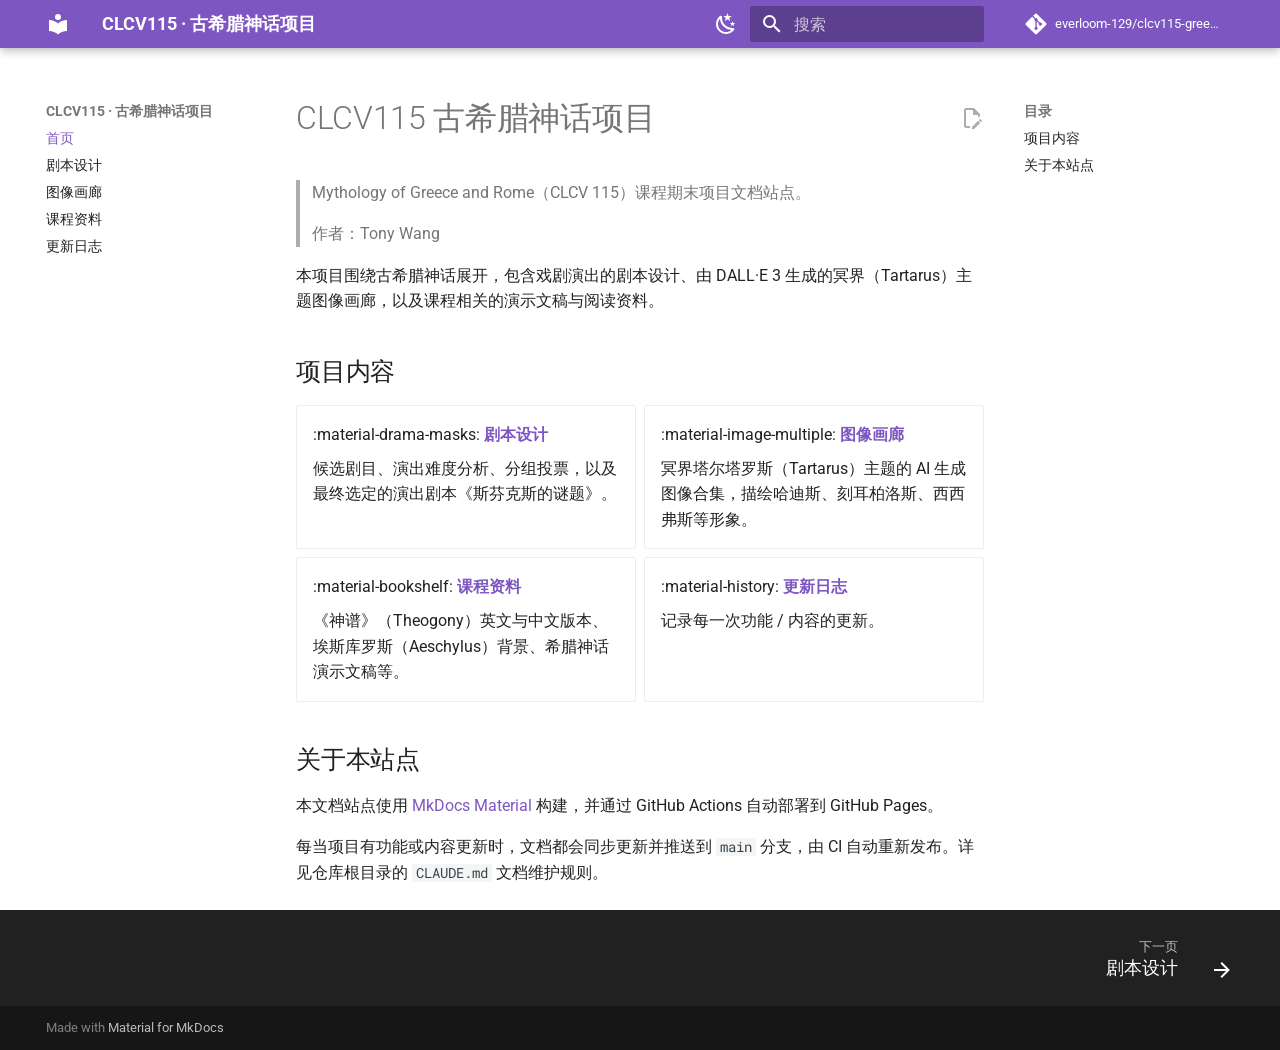
<file: index.html>
<!doctype html>
<html lang="zh" class="no-js">
  <head>
    
      <meta charset="utf-8">
      <meta name="viewport" content="width=device-width,initial-scale=1">
      
        <meta name="description" content="Mythology of Greece and Rome 课程期末项目文档 —— 剧本设计、AI 图像画廊与课程资料">
      
      
        <meta name="author" content="Tony Wang">
      
      
      
      
        <link rel="next" href="plot/">
      
      
        
      
      
      <link rel="icon" href="assets/images/favicon.png">
      <meta name="generator" content="mkdocs-1.6.1, mkdocs-material-9.7.6">
    
    
      
        <title>CLCV115 · 古希腊神话项目</title>
      
    
    
      <link rel="stylesheet" href="assets/stylesheets/main.484c7ddc.min.css">
      
        
        <link rel="stylesheet" href="assets/stylesheets/palette.ab4e12ef.min.css">
      
      


    
    
      
    
    
      
        
        
        <link rel="preconnect" href="https://fonts.gstatic.com" crossorigin>
        <link rel="stylesheet" href="https://fonts.googleapis.com/css?family=Roboto:300,300i,400,400i,700,700i%7CRoboto+Mono:400,400i,700,700i&display=fallback">
        <style>:root{--md-text-font:"Roboto";--md-code-font:"Roboto Mono"}</style>
      
    
    
    <script>__md_scope=new URL(".",location),__md_hash=e=>[...e].reduce(((e,_)=>(e<<5)-e+_.charCodeAt(0)),0),__md_get=(e,_=localStorage,t=__md_scope)=>JSON.parse(_.getItem(t.pathname+"."+e)),__md_set=(e,_,t=localStorage,a=__md_scope)=>{try{t.setItem(a.pathname+"."+e,JSON.stringify(_))}catch(e){}}</script>
    
      

    
    
  </head>
  
  
    
    
      
    
    
    
    
    <body dir="ltr" data-md-color-scheme="default" data-md-color-primary="deep-purple" data-md-color-accent="amber">
  
    
    <input class="md-toggle" data-md-toggle="drawer" type="checkbox" id="__drawer" autocomplete="off">
    <input class="md-toggle" data-md-toggle="search" type="checkbox" id="__search" autocomplete="off">
    <label class="md-overlay" for="__drawer"></label>
    <div data-md-component="skip">
      
        
        <a href="#clcv115" class="md-skip">
          跳转至
        </a>
      
    </div>
    <div data-md-component="announce">
      
    </div>
    
    
      

  

<header class="md-header md-header--shadow" data-md-component="header">
  <nav class="md-header__inner md-grid" aria-label="页眉">
    <a href="." title="CLCV115 · 古希腊神话项目" class="md-header__button md-logo" aria-label="CLCV115 · 古希腊神话项目" data-md-component="logo">
      
  
  <svg xmlns="http://www.w3.org/2000/svg" viewBox="0 0 24 24"><path d="M12 8a3 3 0 0 0 3-3 3 3 0 0 0-3-3 3 3 0 0 0-3 3 3 3 0 0 0 3 3m0 3.54C9.64 9.35 6.5 8 3 8v11c3.5 0 6.64 1.35 9 3.54 2.36-2.19 5.5-3.54 9-3.54V8c-3.5 0-6.64 1.35-9 3.54"/></svg>

    </a>
    <label class="md-header__button md-icon" for="__drawer">
      
      <svg xmlns="http://www.w3.org/2000/svg" viewBox="0 0 24 24"><path d="M3 6h18v2H3zm0 5h18v2H3zm0 5h18v2H3z"/></svg>
    </label>
    <div class="md-header__title" data-md-component="header-title">
      <div class="md-header__ellipsis">
        <div class="md-header__topic">
          <span class="md-ellipsis">
            CLCV115 · 古希腊神话项目
          </span>
        </div>
        <div class="md-header__topic" data-md-component="header-topic">
          <span class="md-ellipsis">
            
              首页
            
          </span>
        </div>
      </div>
    </div>
    
      
        <form class="md-header__option" data-md-component="palette">
  
    
    
    
    <input class="md-option" data-md-color-media="(prefers-color-scheme: light)" data-md-color-scheme="default" data-md-color-primary="deep-purple" data-md-color-accent="amber"  aria-label="切换到深色模式"  type="radio" name="__palette" id="__palette_0">
    
      <label class="md-header__button md-icon" title="切换到深色模式" for="__palette_1" hidden>
        <svg xmlns="http://www.w3.org/2000/svg" viewBox="0 0 24 24"><path d="m17.75 4.09-2.53 1.94.91 3.06-2.63-1.81-2.63 1.81.91-3.06-2.53-1.94L12.44 4l1.06-3 1.06 3zm3.5 6.91-1.64 1.25.59 1.98-1.7-1.17-1.7 1.17.59-1.98L15.75 11l2.06-.05L18.5 9l.69 1.95zm-2.28 4.95c.83-.08 1.72 1.1 1.19 1.85-.32.45-.66.87-1.08 1.27C15.17 23 8.84 23 4.94 19.07c-3.91-3.9-3.91-10.24 0-14.14.4-.4.82-.76 1.27-1.08.75-.53 1.93.36 1.85 1.19-.27 2.86.69 5.83 2.89 8.02a9.96 9.96 0 0 0 8.02 2.89m-1.64 2.02a12.08 12.08 0 0 1-7.8-3.47c-2.17-2.19-3.33-5-3.49-7.82-2.81 3.14-2.7 7.96.31 10.98 3.02 3.01 7.84 3.12 10.98.31"/></svg>
      </label>
    
  
    
    
    
    <input class="md-option" data-md-color-media="(prefers-color-scheme: dark)" data-md-color-scheme="slate" data-md-color-primary="deep-purple" data-md-color-accent="amber"  aria-label="切换到浅色模式"  type="radio" name="__palette" id="__palette_1">
    
      <label class="md-header__button md-icon" title="切换到浅色模式" for="__palette_0" hidden>
        <svg xmlns="http://www.w3.org/2000/svg" viewBox="0 0 24 24"><path d="M12 7a5 5 0 0 1 5 5 5 5 0 0 1-5 5 5 5 0 0 1-5-5 5 5 0 0 1 5-5m0 2a3 3 0 0 0-3 3 3 3 0 0 0 3 3 3 3 0 0 0 3-3 3 3 0 0 0-3-3m0-7 2.39 3.42C13.65 5.15 12.84 5 12 5s-1.65.15-2.39.42zM3.34 7l4.16-.35A7.2 7.2 0 0 0 5.94 8.5c-.44.74-.69 1.5-.83 2.29zm.02 10 1.76-3.77a7.131 7.131 0 0 0 2.38 4.14zM20.65 7l-1.77 3.79a7.02 7.02 0 0 0-2.38-4.15zm-.01 10-4.14.36c.59-.51 1.12-1.14 1.54-1.86.42-.73.69-1.5.83-2.29zM12 22l-2.41-3.44c.74.27 1.55.44 2.41.44.82 0 1.63-.17 2.37-.44z"/></svg>
      </label>
    
  
</form>
      
    
    
      <script>var palette=__md_get("__palette");if(palette&&palette.color){if("(prefers-color-scheme)"===palette.color.media){var media=matchMedia("(prefers-color-scheme: light)"),input=document.querySelector(media.matches?"[data-md-color-media='(prefers-color-scheme: light)']":"[data-md-color-media='(prefers-color-scheme: dark)']");palette.color.media=input.getAttribute("data-md-color-media"),palette.color.scheme=input.getAttribute("data-md-color-scheme"),palette.color.primary=input.getAttribute("data-md-color-primary"),palette.color.accent=input.getAttribute("data-md-color-accent")}for(var[key,value]of Object.entries(palette.color))document.body.setAttribute("data-md-color-"+key,value)}</script>
    
    
    
      
      
        <label class="md-header__button md-icon" for="__search">
          
          <svg xmlns="http://www.w3.org/2000/svg" viewBox="0 0 24 24"><path d="M9.5 3A6.5 6.5 0 0 1 16 9.5c0 1.61-.59 3.09-1.56 4.23l.27.27h.79l5 5-1.5 1.5-5-5v-.79l-.27-.27A6.52 6.52 0 0 1 9.5 16 6.5 6.5 0 0 1 3 9.5 6.5 6.5 0 0 1 9.5 3m0 2C7 5 5 7 5 9.5S7 14 9.5 14 14 12 14 9.5 12 5 9.5 5"/></svg>
        </label>
        <div class="md-search" data-md-component="search" role="dialog">
  <label class="md-search__overlay" for="__search"></label>
  <div class="md-search__inner" role="search">
    <form class="md-search__form" name="search">
      <input type="text" class="md-search__input" name="query" aria-label="搜索" placeholder="搜索" autocapitalize="off" autocorrect="off" autocomplete="off" spellcheck="false" data-md-component="search-query" required>
      <label class="md-search__icon md-icon" for="__search">
        
        <svg xmlns="http://www.w3.org/2000/svg" viewBox="0 0 24 24"><path d="M9.5 3A6.5 6.5 0 0 1 16 9.5c0 1.61-.59 3.09-1.56 4.23l.27.27h.79l5 5-1.5 1.5-5-5v-.79l-.27-.27A6.52 6.52 0 0 1 9.5 16 6.5 6.5 0 0 1 3 9.5 6.5 6.5 0 0 1 9.5 3m0 2C7 5 5 7 5 9.5S7 14 9.5 14 14 12 14 9.5 12 5 9.5 5"/></svg>
        
        <svg xmlns="http://www.w3.org/2000/svg" viewBox="0 0 24 24"><path d="M20 11v2H8l5.5 5.5-1.42 1.42L4.16 12l7.92-7.92L13.5 5.5 8 11z"/></svg>
      </label>
      <nav class="md-search__options" aria-label="查找">
        
        <button type="reset" class="md-search__icon md-icon" title="清空当前内容" aria-label="清空当前内容" tabindex="-1">
          
          <svg xmlns="http://www.w3.org/2000/svg" viewBox="0 0 24 24"><path d="M19 6.41 17.59 5 12 10.59 6.41 5 5 6.41 10.59 12 5 17.59 6.41 19 12 13.41 17.59 19 19 17.59 13.41 12z"/></svg>
        </button>
      </nav>
      
        <div class="md-search__suggest" data-md-component="search-suggest"></div>
      
    </form>
    <div class="md-search__output">
      <div class="md-search__scrollwrap" tabindex="0" data-md-scrollfix>
        <div class="md-search-result" data-md-component="search-result">
          <div class="md-search-result__meta">
            正在初始化搜索引擎
          </div>
          <ol class="md-search-result__list" role="presentation"></ol>
        </div>
      </div>
    </div>
  </div>
</div>
      
    
    
      <div class="md-header__source">
        <a href="https://github.com/everloom-129/clcv115-greece-mythology" title="前往仓库" class="md-source" data-md-component="source">
  <div class="md-source__icon md-icon">
    
    <svg xmlns="http://www.w3.org/2000/svg" viewBox="0 0 448 512"><!--! Font Awesome Free 7.1.0 by @fontawesome - https://fontawesome.com License - https://fontawesome.com/license/free (Icons: CC BY 4.0, Fonts: SIL OFL 1.1, Code: MIT License) Copyright 2025 Fonticons, Inc.--><path d="M439.6 236.1 244 40.5c-5.4-5.5-12.8-8.5-20.4-8.5s-15 3-20.4 8.4L162.5 81l51.5 51.5c27.1-9.1 52.7 16.8 43.4 43.7l49.7 49.7c34.2-11.8 61.2 31 35.5 56.7-26.5 26.5-70.2-2.9-56-37.3L240.3 199v121.9c25.3 12.5 22.3 41.8 9.1 55-6.4 6.4-15.2 10.1-24.3 10.1s-17.8-3.6-24.3-10.1c-17.6-17.6-11.1-46.9 11.2-56v-123c-20.8-8.5-24.6-30.7-18.6-45L142.6 101 8.5 235.1C3 240.6 0 247.9 0 255.5s3 15 8.5 20.4l195.6 195.7c5.4 5.4 12.7 8.4 20.4 8.4s15-3 20.4-8.4l194.7-194.7c5.4-5.4 8.4-12.8 8.4-20.4s-3-15-8.4-20.4"/></svg>
  </div>
  <div class="md-source__repository">
    everloom-129/clcv115-greece-mythology
  </div>
</a>
      </div>
    
  </nav>
  
</header>
    
    <div class="md-container" data-md-component="container">
      
      
        
          
        
      
      <main class="md-main" data-md-component="main">
        <div class="md-main__inner md-grid">
          
            
              
              <div class="md-sidebar md-sidebar--primary" data-md-component="sidebar" data-md-type="navigation" >
                <div class="md-sidebar__scrollwrap">
                  <div class="md-sidebar__inner">
                    



<nav class="md-nav md-nav--primary" aria-label="导航栏" data-md-level="0">
  <label class="md-nav__title" for="__drawer">
    <a href="." title="CLCV115 · 古希腊神话项目" class="md-nav__button md-logo" aria-label="CLCV115 · 古希腊神话项目" data-md-component="logo">
      
  
  <svg xmlns="http://www.w3.org/2000/svg" viewBox="0 0 24 24"><path d="M12 8a3 3 0 0 0 3-3 3 3 0 0 0-3-3 3 3 0 0 0-3 3 3 3 0 0 0 3 3m0 3.54C9.64 9.35 6.5 8 3 8v11c3.5 0 6.64 1.35 9 3.54 2.36-2.19 5.5-3.54 9-3.54V8c-3.5 0-6.64 1.35-9 3.54"/></svg>

    </a>
    CLCV115 · 古希腊神话项目
  </label>
  
    <div class="md-nav__source">
      <a href="https://github.com/everloom-129/clcv115-greece-mythology" title="前往仓库" class="md-source" data-md-component="source">
  <div class="md-source__icon md-icon">
    
    <svg xmlns="http://www.w3.org/2000/svg" viewBox="0 0 448 512"><!--! Font Awesome Free 7.1.0 by @fontawesome - https://fontawesome.com License - https://fontawesome.com/license/free (Icons: CC BY 4.0, Fonts: SIL OFL 1.1, Code: MIT License) Copyright 2025 Fonticons, Inc.--><path d="M439.6 236.1 244 40.5c-5.4-5.5-12.8-8.5-20.4-8.5s-15 3-20.4 8.4L162.5 81l51.5 51.5c27.1-9.1 52.7 16.8 43.4 43.7l49.7 49.7c34.2-11.8 61.2 31 35.5 56.7-26.5 26.5-70.2-2.9-56-37.3L240.3 199v121.9c25.3 12.5 22.3 41.8 9.1 55-6.4 6.4-15.2 10.1-24.3 10.1s-17.8-3.6-24.3-10.1c-17.6-17.6-11.1-46.9 11.2-56v-123c-20.8-8.5-24.6-30.7-18.6-45L142.6 101 8.5 235.1C3 240.6 0 247.9 0 255.5s3 15 8.5 20.4l195.6 195.7c5.4 5.4 12.7 8.4 20.4 8.4s15-3 20.4-8.4l194.7-194.7c5.4-5.4 8.4-12.8 8.4-20.4s-3-15-8.4-20.4"/></svg>
  </div>
  <div class="md-source__repository">
    everloom-129/clcv115-greece-mythology
  </div>
</a>
    </div>
  
  <ul class="md-nav__list" data-md-scrollfix>
    
      
      
  
  
    
  
  
  
    <li class="md-nav__item md-nav__item--active">
      
      <input class="md-nav__toggle md-toggle" type="checkbox" id="__toc">
      
      
        
      
      
        <label class="md-nav__link md-nav__link--active" for="__toc">
          
  
  
  <span class="md-ellipsis">
    
  
    首页
  

    
  </span>
  
  

          <span class="md-nav__icon md-icon"></span>
        </label>
      
      <a href="." class="md-nav__link md-nav__link--active">
        
  
  
  <span class="md-ellipsis">
    
  
    首页
  

    
  </span>
  
  

      </a>
      
        

<nav class="md-nav md-nav--secondary" aria-label="目录">
  
  
  
    
  
  
    <label class="md-nav__title" for="__toc">
      <span class="md-nav__icon md-icon"></span>
      目录
    </label>
    <ul class="md-nav__list" data-md-component="toc" data-md-scrollfix>
      
        <li class="md-nav__item">
  <a href="#_1" class="md-nav__link">
    <span class="md-ellipsis">
      
        项目内容
      
    </span>
  </a>
  
</li>
      
        <li class="md-nav__item">
  <a href="#_2" class="md-nav__link">
    <span class="md-ellipsis">
      
        关于本站点
      
    </span>
  </a>
  
</li>
      
    </ul>
  
</nav>
      
    </li>
  

    
      
      
  
  
  
  
    <li class="md-nav__item">
      <a href="plot/" class="md-nav__link">
        
  
  
  <span class="md-ellipsis">
    
  
    剧本设计
  

    
  </span>
  
  

      </a>
    </li>
  

    
      
      
  
  
  
  
    <li class="md-nav__item">
      <a href="gallery/" class="md-nav__link">
        
  
  
  <span class="md-ellipsis">
    
  
    图像画廊
  

    
  </span>
  
  

      </a>
    </li>
  

    
      
      
  
  
  
  
    <li class="md-nav__item">
      <a href="resources/" class="md-nav__link">
        
  
  
  <span class="md-ellipsis">
    
  
    课程资料
  

    
  </span>
  
  

      </a>
    </li>
  

    
      
      
  
  
  
  
    <li class="md-nav__item">
      <a href="changelog/" class="md-nav__link">
        
  
  
  <span class="md-ellipsis">
    
  
    更新日志
  

    
  </span>
  
  

      </a>
    </li>
  

    
  </ul>
</nav>
                  </div>
                </div>
              </div>
            
            
              
              <div class="md-sidebar md-sidebar--secondary" data-md-component="sidebar" data-md-type="toc" >
                <div class="md-sidebar__scrollwrap">
                  <div class="md-sidebar__inner">
                    

<nav class="md-nav md-nav--secondary" aria-label="目录">
  
  
  
    
  
  
    <label class="md-nav__title" for="__toc">
      <span class="md-nav__icon md-icon"></span>
      目录
    </label>
    <ul class="md-nav__list" data-md-component="toc" data-md-scrollfix>
      
        <li class="md-nav__item">
  <a href="#_1" class="md-nav__link">
    <span class="md-ellipsis">
      
        项目内容
      
    </span>
  </a>
  
</li>
      
        <li class="md-nav__item">
  <a href="#_2" class="md-nav__link">
    <span class="md-ellipsis">
      
        关于本站点
      
    </span>
  </a>
  
</li>
      
    </ul>
  
</nav>
                  </div>
                </div>
              </div>
            
          
          
            <div class="md-content" data-md-component="content">
              
              <article class="md-content__inner md-typeset">
                
                  


  
    <a href="https://github.com/everloom-129/clcv115-greece-mythology/edit/main/docs/index.md" title="编辑此页" class="md-content__button md-icon" rel="edit">
      
      <svg xmlns="http://www.w3.org/2000/svg" viewBox="0 0 24 24"><path d="M10 20H6V4h7v5h5v3.1l2-2V8l-6-6H6c-1.1 0-2 .9-2 2v16c0 1.1.9 2 2 2h4zm10.2-7c.1 0 .3.1.4.2l1.3 1.3c.2.2.2.6 0 .8l-1 1-2.1-2.1 1-1c.1-.1.2-.2.4-.2m0 3.9L14.1 23H12v-2.1l6.1-6.1z"/></svg>
    </a>
  
  


<h1 id="clcv115">CLCV115 古希腊神话项目<a class="headerlink" href="#clcv115" title="Permanent link">&para;</a></h1>
<blockquote>
<p>Mythology of Greece and Rome（CLCV 115）课程期末项目文档站点。</p>
<p>作者：Tony Wang</p>
</blockquote>
<p>本项目围绕古希腊神话展开，包含戏剧演出的剧本设计、由 DALL·E 3 生成的冥界（Tartarus）主题图像画廊，以及课程相关的演示文稿与阅读资料。</p>
<h2 id="_1">项目内容<a class="headerlink" href="#_1" title="Permanent link">&para;</a></h2>
<div class="grid cards">
<ul>
<li>
<p>:material-drama-masks: <strong><a href="plot/">剧本设计</a></strong></p>
<p>候选剧目、演出难度分析、分组投票，以及最终选定的演出剧本《斯芬克斯的谜题》。</p>
</li>
<li>
<p>:material-image-multiple: <strong><a href="gallery/">图像画廊</a></strong></p>
<p>冥界塔尔塔罗斯（Tartarus）主题的 AI 生成图像合集，描绘哈迪斯、刻耳柏洛斯、西西弗斯等形象。</p>
</li>
<li>
<p>:material-bookshelf: <strong><a href="resources/">课程资料</a></strong></p>
<p>《神谱》（Theogony）英文与中文版本、埃斯库罗斯（Aeschylus）背景、希腊神话演示文稿等。</p>
</li>
<li>
<p>:material-history: <strong><a href="changelog/">更新日志</a></strong></p>
<p>记录每一次功能 / 内容的更新。</p>
</li>
</ul>
</div>
<h2 id="_2">关于本站点<a class="headerlink" href="#_2" title="Permanent link">&para;</a></h2>
<p>本文档站点使用 <a href="https://squidfunk.github.io/mkdocs-material/">MkDocs Material</a> 构建，并通过 GitHub Actions 自动部署到 GitHub Pages。</p>
<p>每当项目有功能或内容更新时，文档都会同步更新并推送到 <code>main</code> 分支，由 CI 自动重新发布。详见仓库根目录的 <code>CLAUDE.md</code> 文档维护规则。</p>












                
              </article>
            </div>
          
          
<script>var target=document.getElementById(location.hash.slice(1));target&&target.name&&(target.checked=target.name.startsWith("__tabbed_"))</script>
        </div>
        
          <button type="button" class="md-top md-icon" data-md-component="top" hidden>
  
  <svg xmlns="http://www.w3.org/2000/svg" viewBox="0 0 24 24"><path d="M13 20h-2V8l-5.5 5.5-1.42-1.42L12 4.16l7.92 7.92-1.42 1.42L13 8z"/></svg>
  回到页面顶部
</button>
        
      </main>
      
        <footer class="md-footer">
  
    
      
      <nav class="md-footer__inner md-grid" aria-label="页脚" >
        
        
          
          <a href="plot/" class="md-footer__link md-footer__link--next" aria-label="下一页: 剧本设计">
            <div class="md-footer__title">
              <span class="md-footer__direction">
                下一页
              </span>
              <div class="md-ellipsis">
                剧本设计
              </div>
            </div>
            <div class="md-footer__button md-icon">
              
              <svg xmlns="http://www.w3.org/2000/svg" viewBox="0 0 24 24"><path d="M4 11v2h12l-5.5 5.5 1.42 1.42L19.84 12l-7.92-7.92L10.5 5.5 16 11z"/></svg>
            </div>
          </a>
        
      </nav>
    
  
  <div class="md-footer-meta md-typeset">
    <div class="md-footer-meta__inner md-grid">
      <div class="md-copyright">
  
  
    Made with
    <a href="https://squidfunk.github.io/mkdocs-material/" target="_blank" rel="noopener">
      Material for MkDocs
    </a>
  
</div>
      
    </div>
  </div>
</footer>
      
    </div>
    <div class="md-dialog" data-md-component="dialog">
      <div class="md-dialog__inner md-typeset"></div>
    </div>
    
    
    
      
      
      <script id="__config" type="application/json">{"annotate": null, "base": ".", "features": ["navigation.instant", "navigation.tracking", "navigation.top", "navigation.footer", "content.code.copy", "content.action.edit", "search.suggest", "search.highlight", "toc.follow"], "search": "assets/javascripts/workers/search.2c215733.min.js", "tags": null, "translations": {"clipboard.copied": "\u5df2\u590d\u5236", "clipboard.copy": "\u590d\u5236", "search.result.more.one": "\u5728\u8be5\u9875\u4e0a\u8fd8\u6709 1 \u4e2a\u7b26\u5408\u6761\u4ef6\u7684\u7ed3\u679c", "search.result.more.other": "\u5728\u8be5\u9875\u4e0a\u8fd8\u6709 # \u4e2a\u7b26\u5408\u6761\u4ef6\u7684\u7ed3\u679c", "search.result.none": "\u6ca1\u6709\u627e\u5230\u7b26\u5408\u6761\u4ef6\u7684\u7ed3\u679c", "search.result.one": "\u627e\u5230 1 \u4e2a\u7b26\u5408\u6761\u4ef6\u7684\u7ed3\u679c", "search.result.other": "# \u4e2a\u7b26\u5408\u6761\u4ef6\u7684\u7ed3\u679c", "search.result.placeholder": "\u952e\u5165\u4ee5\u5f00\u59cb\u641c\u7d22", "search.result.term.missing": "\u7f3a\u5c11", "select.version": "\u9009\u62e9\u5f53\u524d\u7248\u672c"}, "version": null}</script>
    
    
      <script src="assets/javascripts/bundle.79ae519e.min.js"></script>
      
    
  </body>
</html>
</file>
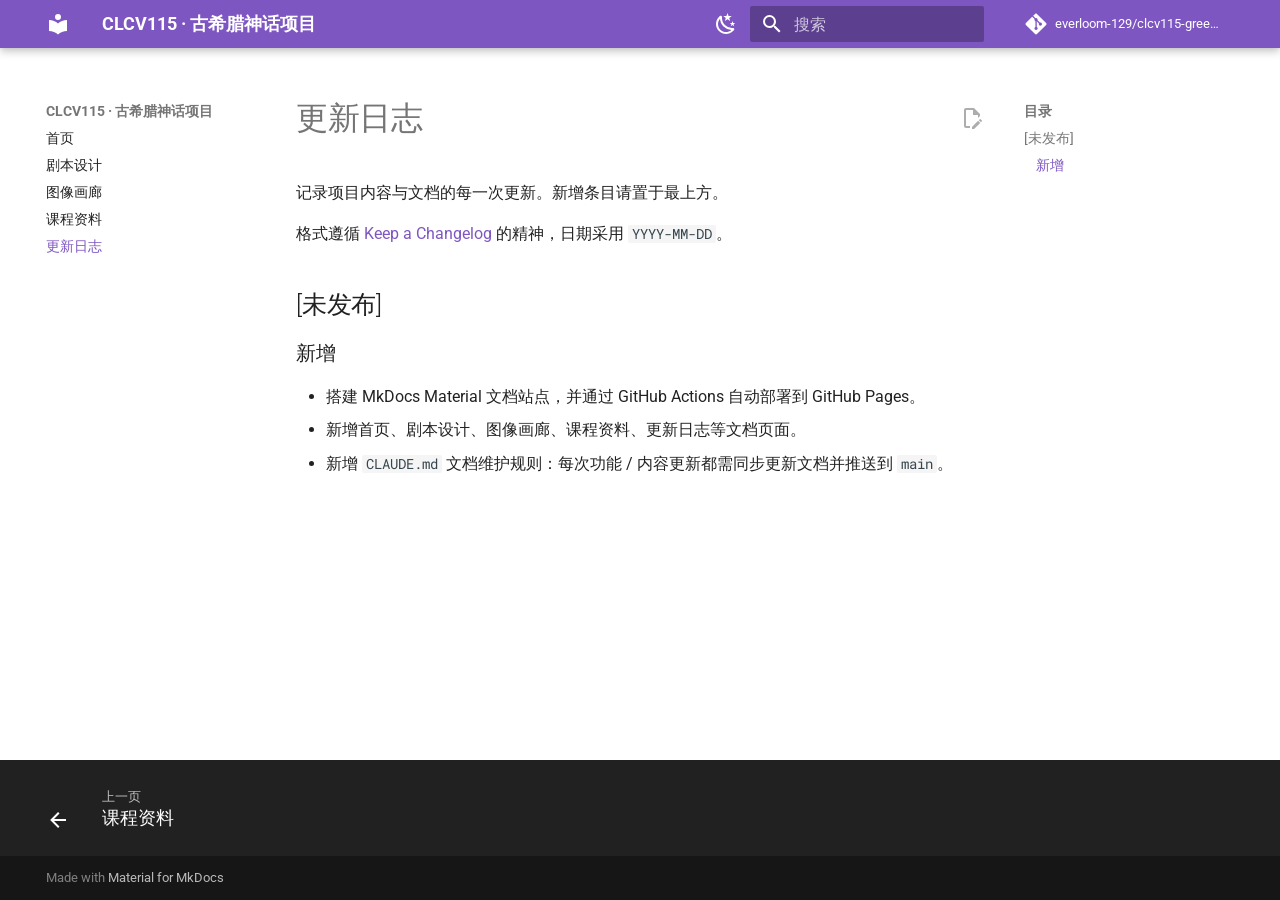
<file: changelog/index.html>
<!doctype html>
<html lang="zh" class="no-js">
  <head>
    
      <meta charset="utf-8">
      <meta name="viewport" content="width=device-width,initial-scale=1">
      
        <meta name="description" content="Mythology of Greece and Rome 课程期末项目文档 —— 剧本设计、AI 图像画廊与课程资料">
      
      
        <meta name="author" content="Tony Wang">
      
      
      
        <link rel="prev" href="../resources/">
      
      
      
        
      
      
      <link rel="icon" href="../assets/images/favicon.png">
      <meta name="generator" content="mkdocs-1.6.1, mkdocs-material-9.7.6">
    
    
      
        <title>更新日志 - CLCV115 · 古希腊神话项目</title>
      
    
    
      <link rel="stylesheet" href="../assets/stylesheets/main.484c7ddc.min.css">
      
        
        <link rel="stylesheet" href="../assets/stylesheets/palette.ab4e12ef.min.css">
      
      


    
    
      
    
    
      
        
        
        <link rel="preconnect" href="https://fonts.gstatic.com" crossorigin>
        <link rel="stylesheet" href="https://fonts.googleapis.com/css?family=Roboto:300,300i,400,400i,700,700i%7CRoboto+Mono:400,400i,700,700i&display=fallback">
        <style>:root{--md-text-font:"Roboto";--md-code-font:"Roboto Mono"}</style>
      
    
    
    <script>__md_scope=new URL("..",location),__md_hash=e=>[...e].reduce(((e,_)=>(e<<5)-e+_.charCodeAt(0)),0),__md_get=(e,_=localStorage,t=__md_scope)=>JSON.parse(_.getItem(t.pathname+"."+e)),__md_set=(e,_,t=localStorage,a=__md_scope)=>{try{t.setItem(a.pathname+"."+e,JSON.stringify(_))}catch(e){}}</script>
    
      

    
    
  </head>
  
  
    
    
      
    
    
    
    
    <body dir="ltr" data-md-color-scheme="default" data-md-color-primary="deep-purple" data-md-color-accent="amber">
  
    
    <input class="md-toggle" data-md-toggle="drawer" type="checkbox" id="__drawer" autocomplete="off">
    <input class="md-toggle" data-md-toggle="search" type="checkbox" id="__search" autocomplete="off">
    <label class="md-overlay" for="__drawer"></label>
    <div data-md-component="skip">
      
        
        <a href="#_1" class="md-skip">
          跳转至
        </a>
      
    </div>
    <div data-md-component="announce">
      
    </div>
    
    
      

  

<header class="md-header md-header--shadow" data-md-component="header">
  <nav class="md-header__inner md-grid" aria-label="页眉">
    <a href=".." title="CLCV115 · 古希腊神话项目" class="md-header__button md-logo" aria-label="CLCV115 · 古希腊神话项目" data-md-component="logo">
      
  
  <svg xmlns="http://www.w3.org/2000/svg" viewBox="0 0 24 24"><path d="M12 8a3 3 0 0 0 3-3 3 3 0 0 0-3-3 3 3 0 0 0-3 3 3 3 0 0 0 3 3m0 3.54C9.64 9.35 6.5 8 3 8v11c3.5 0 6.64 1.35 9 3.54 2.36-2.19 5.5-3.54 9-3.54V8c-3.5 0-6.64 1.35-9 3.54"/></svg>

    </a>
    <label class="md-header__button md-icon" for="__drawer">
      
      <svg xmlns="http://www.w3.org/2000/svg" viewBox="0 0 24 24"><path d="M3 6h18v2H3zm0 5h18v2H3zm0 5h18v2H3z"/></svg>
    </label>
    <div class="md-header__title" data-md-component="header-title">
      <div class="md-header__ellipsis">
        <div class="md-header__topic">
          <span class="md-ellipsis">
            CLCV115 · 古希腊神话项目
          </span>
        </div>
        <div class="md-header__topic" data-md-component="header-topic">
          <span class="md-ellipsis">
            
              更新日志
            
          </span>
        </div>
      </div>
    </div>
    
      
        <form class="md-header__option" data-md-component="palette">
  
    
    
    
    <input class="md-option" data-md-color-media="(prefers-color-scheme: light)" data-md-color-scheme="default" data-md-color-primary="deep-purple" data-md-color-accent="amber"  aria-label="切换到深色模式"  type="radio" name="__palette" id="__palette_0">
    
      <label class="md-header__button md-icon" title="切换到深色模式" for="__palette_1" hidden>
        <svg xmlns="http://www.w3.org/2000/svg" viewBox="0 0 24 24"><path d="m17.75 4.09-2.53 1.94.91 3.06-2.63-1.81-2.63 1.81.91-3.06-2.53-1.94L12.44 4l1.06-3 1.06 3zm3.5 6.91-1.64 1.25.59 1.98-1.7-1.17-1.7 1.17.59-1.98L15.75 11l2.06-.05L18.5 9l.69 1.95zm-2.28 4.95c.83-.08 1.72 1.1 1.19 1.85-.32.45-.66.87-1.08 1.27C15.17 23 8.84 23 4.94 19.07c-3.91-3.9-3.91-10.24 0-14.14.4-.4.82-.76 1.27-1.08.75-.53 1.93.36 1.85 1.19-.27 2.86.69 5.83 2.89 8.02a9.96 9.96 0 0 0 8.02 2.89m-1.64 2.02a12.08 12.08 0 0 1-7.8-3.47c-2.17-2.19-3.33-5-3.49-7.82-2.81 3.14-2.7 7.96.31 10.98 3.02 3.01 7.84 3.12 10.98.31"/></svg>
      </label>
    
  
    
    
    
    <input class="md-option" data-md-color-media="(prefers-color-scheme: dark)" data-md-color-scheme="slate" data-md-color-primary="deep-purple" data-md-color-accent="amber"  aria-label="切换到浅色模式"  type="radio" name="__palette" id="__palette_1">
    
      <label class="md-header__button md-icon" title="切换到浅色模式" for="__palette_0" hidden>
        <svg xmlns="http://www.w3.org/2000/svg" viewBox="0 0 24 24"><path d="M12 7a5 5 0 0 1 5 5 5 5 0 0 1-5 5 5 5 0 0 1-5-5 5 5 0 0 1 5-5m0 2a3 3 0 0 0-3 3 3 3 0 0 0 3 3 3 3 0 0 0 3-3 3 3 0 0 0-3-3m0-7 2.39 3.42C13.65 5.15 12.84 5 12 5s-1.65.15-2.39.42zM3.34 7l4.16-.35A7.2 7.2 0 0 0 5.94 8.5c-.44.74-.69 1.5-.83 2.29zm.02 10 1.76-3.77a7.131 7.131 0 0 0 2.38 4.14zM20.65 7l-1.77 3.79a7.02 7.02 0 0 0-2.38-4.15zm-.01 10-4.14.36c.59-.51 1.12-1.14 1.54-1.86.42-.73.69-1.5.83-2.29zM12 22l-2.41-3.44c.74.27 1.55.44 2.41.44.82 0 1.63-.17 2.37-.44z"/></svg>
      </label>
    
  
</form>
      
    
    
      <script>var palette=__md_get("__palette");if(palette&&palette.color){if("(prefers-color-scheme)"===palette.color.media){var media=matchMedia("(prefers-color-scheme: light)"),input=document.querySelector(media.matches?"[data-md-color-media='(prefers-color-scheme: light)']":"[data-md-color-media='(prefers-color-scheme: dark)']");palette.color.media=input.getAttribute("data-md-color-media"),palette.color.scheme=input.getAttribute("data-md-color-scheme"),palette.color.primary=input.getAttribute("data-md-color-primary"),palette.color.accent=input.getAttribute("data-md-color-accent")}for(var[key,value]of Object.entries(palette.color))document.body.setAttribute("data-md-color-"+key,value)}</script>
    
    
    
      
      
        <label class="md-header__button md-icon" for="__search">
          
          <svg xmlns="http://www.w3.org/2000/svg" viewBox="0 0 24 24"><path d="M9.5 3A6.5 6.5 0 0 1 16 9.5c0 1.61-.59 3.09-1.56 4.23l.27.27h.79l5 5-1.5 1.5-5-5v-.79l-.27-.27A6.52 6.52 0 0 1 9.5 16 6.5 6.5 0 0 1 3 9.5 6.5 6.5 0 0 1 9.5 3m0 2C7 5 5 7 5 9.5S7 14 9.5 14 14 12 14 9.5 12 5 9.5 5"/></svg>
        </label>
        <div class="md-search" data-md-component="search" role="dialog">
  <label class="md-search__overlay" for="__search"></label>
  <div class="md-search__inner" role="search">
    <form class="md-search__form" name="search">
      <input type="text" class="md-search__input" name="query" aria-label="搜索" placeholder="搜索" autocapitalize="off" autocorrect="off" autocomplete="off" spellcheck="false" data-md-component="search-query" required>
      <label class="md-search__icon md-icon" for="__search">
        
        <svg xmlns="http://www.w3.org/2000/svg" viewBox="0 0 24 24"><path d="M9.5 3A6.5 6.5 0 0 1 16 9.5c0 1.61-.59 3.09-1.56 4.23l.27.27h.79l5 5-1.5 1.5-5-5v-.79l-.27-.27A6.52 6.52 0 0 1 9.5 16 6.5 6.5 0 0 1 3 9.5 6.5 6.5 0 0 1 9.5 3m0 2C7 5 5 7 5 9.5S7 14 9.5 14 14 12 14 9.5 12 5 9.5 5"/></svg>
        
        <svg xmlns="http://www.w3.org/2000/svg" viewBox="0 0 24 24"><path d="M20 11v2H8l5.5 5.5-1.42 1.42L4.16 12l7.92-7.92L13.5 5.5 8 11z"/></svg>
      </label>
      <nav class="md-search__options" aria-label="查找">
        
        <button type="reset" class="md-search__icon md-icon" title="清空当前内容" aria-label="清空当前内容" tabindex="-1">
          
          <svg xmlns="http://www.w3.org/2000/svg" viewBox="0 0 24 24"><path d="M19 6.41 17.59 5 12 10.59 6.41 5 5 6.41 10.59 12 5 17.59 6.41 19 12 13.41 17.59 19 19 17.59 13.41 12z"/></svg>
        </button>
      </nav>
      
        <div class="md-search__suggest" data-md-component="search-suggest"></div>
      
    </form>
    <div class="md-search__output">
      <div class="md-search__scrollwrap" tabindex="0" data-md-scrollfix>
        <div class="md-search-result" data-md-component="search-result">
          <div class="md-search-result__meta">
            正在初始化搜索引擎
          </div>
          <ol class="md-search-result__list" role="presentation"></ol>
        </div>
      </div>
    </div>
  </div>
</div>
      
    
    
      <div class="md-header__source">
        <a href="https://github.com/everloom-129/clcv115-greece-mythology" title="前往仓库" class="md-source" data-md-component="source">
  <div class="md-source__icon md-icon">
    
    <svg xmlns="http://www.w3.org/2000/svg" viewBox="0 0 448 512"><!--! Font Awesome Free 7.1.0 by @fontawesome - https://fontawesome.com License - https://fontawesome.com/license/free (Icons: CC BY 4.0, Fonts: SIL OFL 1.1, Code: MIT License) Copyright 2025 Fonticons, Inc.--><path d="M439.6 236.1 244 40.5c-5.4-5.5-12.8-8.5-20.4-8.5s-15 3-20.4 8.4L162.5 81l51.5 51.5c27.1-9.1 52.7 16.8 43.4 43.7l49.7 49.7c34.2-11.8 61.2 31 35.5 56.7-26.5 26.5-70.2-2.9-56-37.3L240.3 199v121.9c25.3 12.5 22.3 41.8 9.1 55-6.4 6.4-15.2 10.1-24.3 10.1s-17.8-3.6-24.3-10.1c-17.6-17.6-11.1-46.9 11.2-56v-123c-20.8-8.5-24.6-30.7-18.6-45L142.6 101 8.5 235.1C3 240.6 0 247.9 0 255.5s3 15 8.5 20.4l195.6 195.7c5.4 5.4 12.7 8.4 20.4 8.4s15-3 20.4-8.4l194.7-194.7c5.4-5.4 8.4-12.8 8.4-20.4s-3-15-8.4-20.4"/></svg>
  </div>
  <div class="md-source__repository">
    everloom-129/clcv115-greece-mythology
  </div>
</a>
      </div>
    
  </nav>
  
</header>
    
    <div class="md-container" data-md-component="container">
      
      
        
          
        
      
      <main class="md-main" data-md-component="main">
        <div class="md-main__inner md-grid">
          
            
              
              <div class="md-sidebar md-sidebar--primary" data-md-component="sidebar" data-md-type="navigation" >
                <div class="md-sidebar__scrollwrap">
                  <div class="md-sidebar__inner">
                    



<nav class="md-nav md-nav--primary" aria-label="导航栏" data-md-level="0">
  <label class="md-nav__title" for="__drawer">
    <a href=".." title="CLCV115 · 古希腊神话项目" class="md-nav__button md-logo" aria-label="CLCV115 · 古希腊神话项目" data-md-component="logo">
      
  
  <svg xmlns="http://www.w3.org/2000/svg" viewBox="0 0 24 24"><path d="M12 8a3 3 0 0 0 3-3 3 3 0 0 0-3-3 3 3 0 0 0-3 3 3 3 0 0 0 3 3m0 3.54C9.64 9.35 6.5 8 3 8v11c3.5 0 6.64 1.35 9 3.54 2.36-2.19 5.5-3.54 9-3.54V8c-3.5 0-6.64 1.35-9 3.54"/></svg>

    </a>
    CLCV115 · 古希腊神话项目
  </label>
  
    <div class="md-nav__source">
      <a href="https://github.com/everloom-129/clcv115-greece-mythology" title="前往仓库" class="md-source" data-md-component="source">
  <div class="md-source__icon md-icon">
    
    <svg xmlns="http://www.w3.org/2000/svg" viewBox="0 0 448 512"><!--! Font Awesome Free 7.1.0 by @fontawesome - https://fontawesome.com License - https://fontawesome.com/license/free (Icons: CC BY 4.0, Fonts: SIL OFL 1.1, Code: MIT License) Copyright 2025 Fonticons, Inc.--><path d="M439.6 236.1 244 40.5c-5.4-5.5-12.8-8.5-20.4-8.5s-15 3-20.4 8.4L162.5 81l51.5 51.5c27.1-9.1 52.7 16.8 43.4 43.7l49.7 49.7c34.2-11.8 61.2 31 35.5 56.7-26.5 26.5-70.2-2.9-56-37.3L240.3 199v121.9c25.3 12.5 22.3 41.8 9.1 55-6.4 6.4-15.2 10.1-24.3 10.1s-17.8-3.6-24.3-10.1c-17.6-17.6-11.1-46.9 11.2-56v-123c-20.8-8.5-24.6-30.7-18.6-45L142.6 101 8.5 235.1C3 240.6 0 247.9 0 255.5s3 15 8.5 20.4l195.6 195.7c5.4 5.4 12.7 8.4 20.4 8.4s15-3 20.4-8.4l194.7-194.7c5.4-5.4 8.4-12.8 8.4-20.4s-3-15-8.4-20.4"/></svg>
  </div>
  <div class="md-source__repository">
    everloom-129/clcv115-greece-mythology
  </div>
</a>
    </div>
  
  <ul class="md-nav__list" data-md-scrollfix>
    
      
      
  
  
  
  
    <li class="md-nav__item">
      <a href=".." class="md-nav__link">
        
  
  
  <span class="md-ellipsis">
    
  
    首页
  

    
  </span>
  
  

      </a>
    </li>
  

    
      
      
  
  
  
  
    <li class="md-nav__item">
      <a href="../plot/" class="md-nav__link">
        
  
  
  <span class="md-ellipsis">
    
  
    剧本设计
  

    
  </span>
  
  

      </a>
    </li>
  

    
      
      
  
  
  
  
    <li class="md-nav__item">
      <a href="../gallery/" class="md-nav__link">
        
  
  
  <span class="md-ellipsis">
    
  
    图像画廊
  

    
  </span>
  
  

      </a>
    </li>
  

    
      
      
  
  
  
  
    <li class="md-nav__item">
      <a href="../resources/" class="md-nav__link">
        
  
  
  <span class="md-ellipsis">
    
  
    课程资料
  

    
  </span>
  
  

      </a>
    </li>
  

    
      
      
  
  
    
  
  
  
    <li class="md-nav__item md-nav__item--active">
      
      <input class="md-nav__toggle md-toggle" type="checkbox" id="__toc">
      
      
        
      
      
        <label class="md-nav__link md-nav__link--active" for="__toc">
          
  
  
  <span class="md-ellipsis">
    
  
    更新日志
  

    
  </span>
  
  

          <span class="md-nav__icon md-icon"></span>
        </label>
      
      <a href="./" class="md-nav__link md-nav__link--active">
        
  
  
  <span class="md-ellipsis">
    
  
    更新日志
  

    
  </span>
  
  

      </a>
      
        

<nav class="md-nav md-nav--secondary" aria-label="目录">
  
  
  
    
  
  
    <label class="md-nav__title" for="__toc">
      <span class="md-nav__icon md-icon"></span>
      目录
    </label>
    <ul class="md-nav__list" data-md-component="toc" data-md-scrollfix>
      
        <li class="md-nav__item">
  <a href="#_2" class="md-nav__link">
    <span class="md-ellipsis">
      
        [未发布]
      
    </span>
  </a>
  
    <nav class="md-nav" aria-label="[未发布]">
      <ul class="md-nav__list">
        
          <li class="md-nav__item">
  <a href="#_3" class="md-nav__link">
    <span class="md-ellipsis">
      
        新增
      
    </span>
  </a>
  
</li>
        
      </ul>
    </nav>
  
</li>
      
    </ul>
  
</nav>
      
    </li>
  

    
  </ul>
</nav>
                  </div>
                </div>
              </div>
            
            
              
              <div class="md-sidebar md-sidebar--secondary" data-md-component="sidebar" data-md-type="toc" >
                <div class="md-sidebar__scrollwrap">
                  <div class="md-sidebar__inner">
                    

<nav class="md-nav md-nav--secondary" aria-label="目录">
  
  
  
    
  
  
    <label class="md-nav__title" for="__toc">
      <span class="md-nav__icon md-icon"></span>
      目录
    </label>
    <ul class="md-nav__list" data-md-component="toc" data-md-scrollfix>
      
        <li class="md-nav__item">
  <a href="#_2" class="md-nav__link">
    <span class="md-ellipsis">
      
        [未发布]
      
    </span>
  </a>
  
    <nav class="md-nav" aria-label="[未发布]">
      <ul class="md-nav__list">
        
          <li class="md-nav__item">
  <a href="#_3" class="md-nav__link">
    <span class="md-ellipsis">
      
        新增
      
    </span>
  </a>
  
</li>
        
      </ul>
    </nav>
  
</li>
      
    </ul>
  
</nav>
                  </div>
                </div>
              </div>
            
          
          
            <div class="md-content" data-md-component="content">
              
              <article class="md-content__inner md-typeset">
                
                  


  
    <a href="https://github.com/everloom-129/clcv115-greece-mythology/edit/main/docs/changelog.md" title="编辑此页" class="md-content__button md-icon" rel="edit">
      
      <svg xmlns="http://www.w3.org/2000/svg" viewBox="0 0 24 24"><path d="M10 20H6V4h7v5h5v3.1l2-2V8l-6-6H6c-1.1 0-2 .9-2 2v16c0 1.1.9 2 2 2h4zm10.2-7c.1 0 .3.1.4.2l1.3 1.3c.2.2.2.6 0 .8l-1 1-2.1-2.1 1-1c.1-.1.2-.2.4-.2m0 3.9L14.1 23H12v-2.1l6.1-6.1z"/></svg>
    </a>
  
  


<h1 id="_1">更新日志<a class="headerlink" href="#_1" title="Permanent link">&para;</a></h1>
<p>记录项目内容与文档的每一次更新。新增条目请置于最上方。</p>
<p>格式遵循 <a href="https://keepachangelog.com/zh-CN/">Keep a Changelog</a> 的精神，日期采用 <code>YYYY-MM-DD</code>。</p>
<h2 id="_2">[未发布]<a class="headerlink" href="#_2" title="Permanent link">&para;</a></h2>
<h3 id="_3">新增<a class="headerlink" href="#_3" title="Permanent link">&para;</a></h3>
<ul>
<li>搭建 MkDocs Material 文档站点，并通过 GitHub Actions 自动部署到 GitHub Pages。</li>
<li>新增首页、剧本设计、图像画廊、课程资料、更新日志等文档页面。</li>
<li>新增 <code>CLAUDE.md</code> 文档维护规则：每次功能 / 内容更新都需同步更新文档并推送到 <code>main</code>。</li>
</ul>












                
              </article>
            </div>
          
          
<script>var target=document.getElementById(location.hash.slice(1));target&&target.name&&(target.checked=target.name.startsWith("__tabbed_"))</script>
        </div>
        
          <button type="button" class="md-top md-icon" data-md-component="top" hidden>
  
  <svg xmlns="http://www.w3.org/2000/svg" viewBox="0 0 24 24"><path d="M13 20h-2V8l-5.5 5.5-1.42-1.42L12 4.16l7.92 7.92-1.42 1.42L13 8z"/></svg>
  回到页面顶部
</button>
        
      </main>
      
        <footer class="md-footer">
  
    
      
      <nav class="md-footer__inner md-grid" aria-label="页脚" >
        
          
          <a href="../resources/" class="md-footer__link md-footer__link--prev" aria-label="上一页: 课程资料">
            <div class="md-footer__button md-icon">
              
              <svg xmlns="http://www.w3.org/2000/svg" viewBox="0 0 24 24"><path d="M20 11v2H8l5.5 5.5-1.42 1.42L4.16 12l7.92-7.92L13.5 5.5 8 11z"/></svg>
            </div>
            <div class="md-footer__title">
              <span class="md-footer__direction">
                上一页
              </span>
              <div class="md-ellipsis">
                课程资料
              </div>
            </div>
          </a>
        
        
      </nav>
    
  
  <div class="md-footer-meta md-typeset">
    <div class="md-footer-meta__inner md-grid">
      <div class="md-copyright">
  
  
    Made with
    <a href="https://squidfunk.github.io/mkdocs-material/" target="_blank" rel="noopener">
      Material for MkDocs
    </a>
  
</div>
      
    </div>
  </div>
</footer>
      
    </div>
    <div class="md-dialog" data-md-component="dialog">
      <div class="md-dialog__inner md-typeset"></div>
    </div>
    
    
    
      
      
      <script id="__config" type="application/json">{"annotate": null, "base": "..", "features": ["navigation.instant", "navigation.tracking", "navigation.top", "navigation.footer", "content.code.copy", "content.action.edit", "search.suggest", "search.highlight", "toc.follow"], "search": "../assets/javascripts/workers/search.2c215733.min.js", "tags": null, "translations": {"clipboard.copied": "\u5df2\u590d\u5236", "clipboard.copy": "\u590d\u5236", "search.result.more.one": "\u5728\u8be5\u9875\u4e0a\u8fd8\u6709 1 \u4e2a\u7b26\u5408\u6761\u4ef6\u7684\u7ed3\u679c", "search.result.more.other": "\u5728\u8be5\u9875\u4e0a\u8fd8\u6709 # \u4e2a\u7b26\u5408\u6761\u4ef6\u7684\u7ed3\u679c", "search.result.none": "\u6ca1\u6709\u627e\u5230\u7b26\u5408\u6761\u4ef6\u7684\u7ed3\u679c", "search.result.one": "\u627e\u5230 1 \u4e2a\u7b26\u5408\u6761\u4ef6\u7684\u7ed3\u679c", "search.result.other": "# \u4e2a\u7b26\u5408\u6761\u4ef6\u7684\u7ed3\u679c", "search.result.placeholder": "\u952e\u5165\u4ee5\u5f00\u59cb\u641c\u7d22", "search.result.term.missing": "\u7f3a\u5c11", "select.version": "\u9009\u62e9\u5f53\u524d\u7248\u672c"}, "version": null}</script>
    
    
      <script src="../assets/javascripts/bundle.79ae519e.min.js"></script>
      
    
  </body>
</html>
</file>
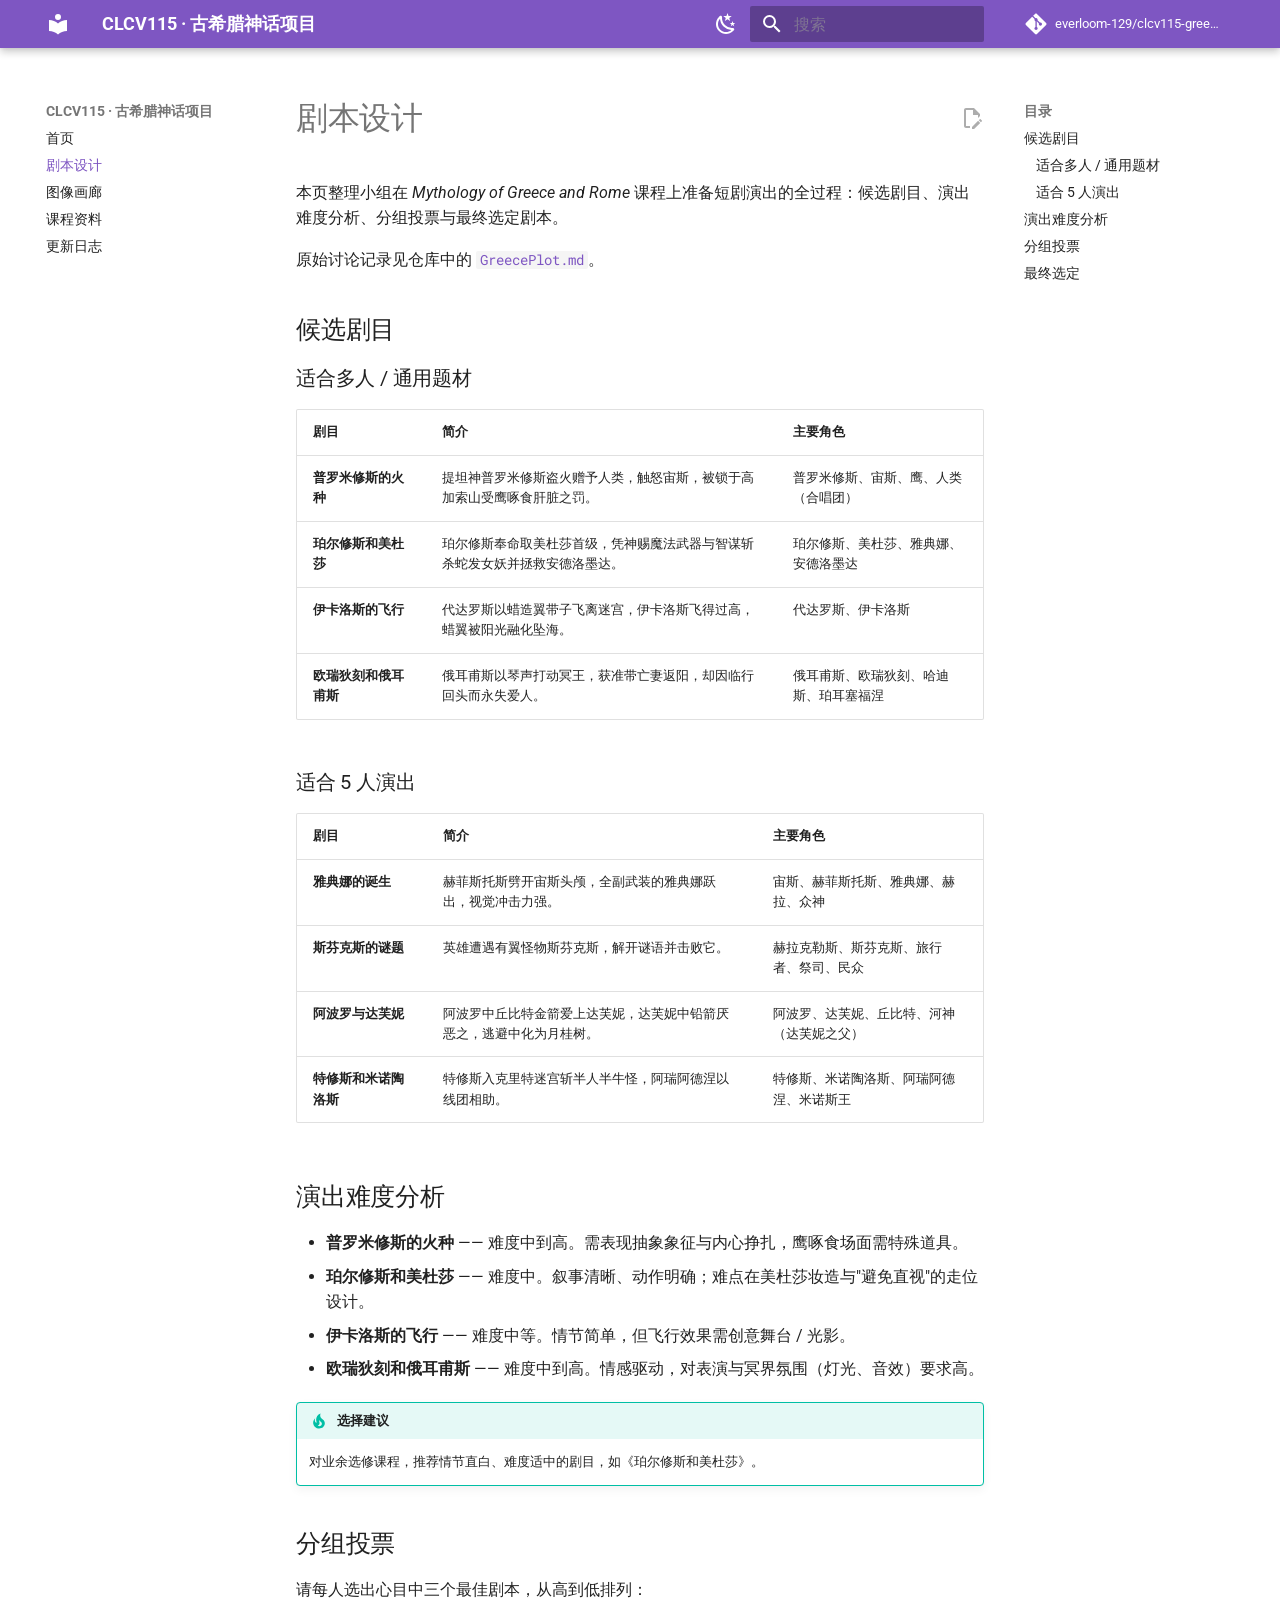
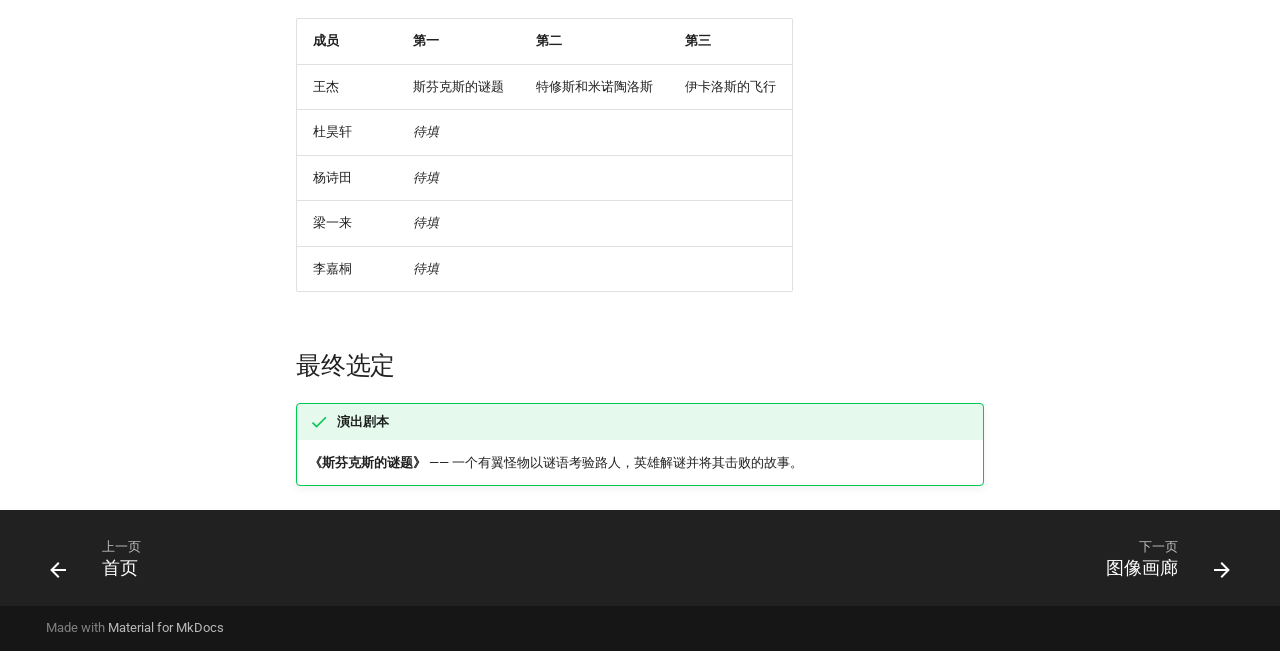
<file: plot/index.html>
<!doctype html>
<html lang="zh" class="no-js">
  <head>
    
      <meta charset="utf-8">
      <meta name="viewport" content="width=device-width,initial-scale=1">
      
        <meta name="description" content="Mythology of Greece and Rome 课程期末项目文档 —— 剧本设计、AI 图像画廊与课程资料">
      
      
        <meta name="author" content="Tony Wang">
      
      
      
        <link rel="prev" href="..">
      
      
        <link rel="next" href="../gallery/">
      
      
        
      
      
      <link rel="icon" href="../assets/images/favicon.png">
      <meta name="generator" content="mkdocs-1.6.1, mkdocs-material-9.7.6">
    
    
      
        <title>剧本设计 - CLCV115 · 古希腊神话项目</title>
      
    
    
      <link rel="stylesheet" href="../assets/stylesheets/main.484c7ddc.min.css">
      
        
        <link rel="stylesheet" href="../assets/stylesheets/palette.ab4e12ef.min.css">
      
      


    
    
      
    
    
      
        
        
        <link rel="preconnect" href="https://fonts.gstatic.com" crossorigin>
        <link rel="stylesheet" href="https://fonts.googleapis.com/css?family=Roboto:300,300i,400,400i,700,700i%7CRoboto+Mono:400,400i,700,700i&display=fallback">
        <style>:root{--md-text-font:"Roboto";--md-code-font:"Roboto Mono"}</style>
      
    
    
    <script>__md_scope=new URL("..",location),__md_hash=e=>[...e].reduce(((e,_)=>(e<<5)-e+_.charCodeAt(0)),0),__md_get=(e,_=localStorage,t=__md_scope)=>JSON.parse(_.getItem(t.pathname+"."+e)),__md_set=(e,_,t=localStorage,a=__md_scope)=>{try{t.setItem(a.pathname+"."+e,JSON.stringify(_))}catch(e){}}</script>
    
      

    
    
  </head>
  
  
    
    
      
    
    
    
    
    <body dir="ltr" data-md-color-scheme="default" data-md-color-primary="deep-purple" data-md-color-accent="amber">
  
    
    <input class="md-toggle" data-md-toggle="drawer" type="checkbox" id="__drawer" autocomplete="off">
    <input class="md-toggle" data-md-toggle="search" type="checkbox" id="__search" autocomplete="off">
    <label class="md-overlay" for="__drawer"></label>
    <div data-md-component="skip">
      
        
        <a href="#_1" class="md-skip">
          跳转至
        </a>
      
    </div>
    <div data-md-component="announce">
      
    </div>
    
    
      

  

<header class="md-header md-header--shadow" data-md-component="header">
  <nav class="md-header__inner md-grid" aria-label="页眉">
    <a href=".." title="CLCV115 · 古希腊神话项目" class="md-header__button md-logo" aria-label="CLCV115 · 古希腊神话项目" data-md-component="logo">
      
  
  <svg xmlns="http://www.w3.org/2000/svg" viewBox="0 0 24 24"><path d="M12 8a3 3 0 0 0 3-3 3 3 0 0 0-3-3 3 3 0 0 0-3 3 3 3 0 0 0 3 3m0 3.54C9.64 9.35 6.5 8 3 8v11c3.5 0 6.64 1.35 9 3.54 2.36-2.19 5.5-3.54 9-3.54V8c-3.5 0-6.64 1.35-9 3.54"/></svg>

    </a>
    <label class="md-header__button md-icon" for="__drawer">
      
      <svg xmlns="http://www.w3.org/2000/svg" viewBox="0 0 24 24"><path d="M3 6h18v2H3zm0 5h18v2H3zm0 5h18v2H3z"/></svg>
    </label>
    <div class="md-header__title" data-md-component="header-title">
      <div class="md-header__ellipsis">
        <div class="md-header__topic">
          <span class="md-ellipsis">
            CLCV115 · 古希腊神话项目
          </span>
        </div>
        <div class="md-header__topic" data-md-component="header-topic">
          <span class="md-ellipsis">
            
              剧本设计
            
          </span>
        </div>
      </div>
    </div>
    
      
        <form class="md-header__option" data-md-component="palette">
  
    
    
    
    <input class="md-option" data-md-color-media="(prefers-color-scheme: light)" data-md-color-scheme="default" data-md-color-primary="deep-purple" data-md-color-accent="amber"  aria-label="切换到深色模式"  type="radio" name="__palette" id="__palette_0">
    
      <label class="md-header__button md-icon" title="切换到深色模式" for="__palette_1" hidden>
        <svg xmlns="http://www.w3.org/2000/svg" viewBox="0 0 24 24"><path d="m17.75 4.09-2.53 1.94.91 3.06-2.63-1.81-2.63 1.81.91-3.06-2.53-1.94L12.44 4l1.06-3 1.06 3zm3.5 6.91-1.64 1.25.59 1.98-1.7-1.17-1.7 1.17.59-1.98L15.75 11l2.06-.05L18.5 9l.69 1.95zm-2.28 4.95c.83-.08 1.72 1.1 1.19 1.85-.32.45-.66.87-1.08 1.27C15.17 23 8.84 23 4.94 19.07c-3.91-3.9-3.91-10.24 0-14.14.4-.4.82-.76 1.27-1.08.75-.53 1.93.36 1.85 1.19-.27 2.86.69 5.83 2.89 8.02a9.96 9.96 0 0 0 8.02 2.89m-1.64 2.02a12.08 12.08 0 0 1-7.8-3.47c-2.17-2.19-3.33-5-3.49-7.82-2.81 3.14-2.7 7.96.31 10.98 3.02 3.01 7.84 3.12 10.98.31"/></svg>
      </label>
    
  
    
    
    
    <input class="md-option" data-md-color-media="(prefers-color-scheme: dark)" data-md-color-scheme="slate" data-md-color-primary="deep-purple" data-md-color-accent="amber"  aria-label="切换到浅色模式"  type="radio" name="__palette" id="__palette_1">
    
      <label class="md-header__button md-icon" title="切换到浅色模式" for="__palette_0" hidden>
        <svg xmlns="http://www.w3.org/2000/svg" viewBox="0 0 24 24"><path d="M12 7a5 5 0 0 1 5 5 5 5 0 0 1-5 5 5 5 0 0 1-5-5 5 5 0 0 1 5-5m0 2a3 3 0 0 0-3 3 3 3 0 0 0 3 3 3 3 0 0 0 3-3 3 3 0 0 0-3-3m0-7 2.39 3.42C13.65 5.15 12.84 5 12 5s-1.65.15-2.39.42zM3.34 7l4.16-.35A7.2 7.2 0 0 0 5.94 8.5c-.44.74-.69 1.5-.83 2.29zm.02 10 1.76-3.77a7.131 7.131 0 0 0 2.38 4.14zM20.65 7l-1.77 3.79a7.02 7.02 0 0 0-2.38-4.15zm-.01 10-4.14.36c.59-.51 1.12-1.14 1.54-1.86.42-.73.69-1.5.83-2.29zM12 22l-2.41-3.44c.74.27 1.55.44 2.41.44.82 0 1.63-.17 2.37-.44z"/></svg>
      </label>
    
  
</form>
      
    
    
      <script>var palette=__md_get("__palette");if(palette&&palette.color){if("(prefers-color-scheme)"===palette.color.media){var media=matchMedia("(prefers-color-scheme: light)"),input=document.querySelector(media.matches?"[data-md-color-media='(prefers-color-scheme: light)']":"[data-md-color-media='(prefers-color-scheme: dark)']");palette.color.media=input.getAttribute("data-md-color-media"),palette.color.scheme=input.getAttribute("data-md-color-scheme"),palette.color.primary=input.getAttribute("data-md-color-primary"),palette.color.accent=input.getAttribute("data-md-color-accent")}for(var[key,value]of Object.entries(palette.color))document.body.setAttribute("data-md-color-"+key,value)}</script>
    
    
    
      
      
        <label class="md-header__button md-icon" for="__search">
          
          <svg xmlns="http://www.w3.org/2000/svg" viewBox="0 0 24 24"><path d="M9.5 3A6.5 6.5 0 0 1 16 9.5c0 1.61-.59 3.09-1.56 4.23l.27.27h.79l5 5-1.5 1.5-5-5v-.79l-.27-.27A6.52 6.52 0 0 1 9.5 16 6.5 6.5 0 0 1 3 9.5 6.5 6.5 0 0 1 9.5 3m0 2C7 5 5 7 5 9.5S7 14 9.5 14 14 12 14 9.5 12 5 9.5 5"/></svg>
        </label>
        <div class="md-search" data-md-component="search" role="dialog">
  <label class="md-search__overlay" for="__search"></label>
  <div class="md-search__inner" role="search">
    <form class="md-search__form" name="search">
      <input type="text" class="md-search__input" name="query" aria-label="搜索" placeholder="搜索" autocapitalize="off" autocorrect="off" autocomplete="off" spellcheck="false" data-md-component="search-query" required>
      <label class="md-search__icon md-icon" for="__search">
        
        <svg xmlns="http://www.w3.org/2000/svg" viewBox="0 0 24 24"><path d="M9.5 3A6.5 6.5 0 0 1 16 9.5c0 1.61-.59 3.09-1.56 4.23l.27.27h.79l5 5-1.5 1.5-5-5v-.79l-.27-.27A6.52 6.52 0 0 1 9.5 16 6.5 6.5 0 0 1 3 9.5 6.5 6.5 0 0 1 9.5 3m0 2C7 5 5 7 5 9.5S7 14 9.5 14 14 12 14 9.5 12 5 9.5 5"/></svg>
        
        <svg xmlns="http://www.w3.org/2000/svg" viewBox="0 0 24 24"><path d="M20 11v2H8l5.5 5.5-1.42 1.42L4.16 12l7.92-7.92L13.5 5.5 8 11z"/></svg>
      </label>
      <nav class="md-search__options" aria-label="查找">
        
        <button type="reset" class="md-search__icon md-icon" title="清空当前内容" aria-label="清空当前内容" tabindex="-1">
          
          <svg xmlns="http://www.w3.org/2000/svg" viewBox="0 0 24 24"><path d="M19 6.41 17.59 5 12 10.59 6.41 5 5 6.41 10.59 12 5 17.59 6.41 19 12 13.41 17.59 19 19 17.59 13.41 12z"/></svg>
        </button>
      </nav>
      
        <div class="md-search__suggest" data-md-component="search-suggest"></div>
      
    </form>
    <div class="md-search__output">
      <div class="md-search__scrollwrap" tabindex="0" data-md-scrollfix>
        <div class="md-search-result" data-md-component="search-result">
          <div class="md-search-result__meta">
            正在初始化搜索引擎
          </div>
          <ol class="md-search-result__list" role="presentation"></ol>
        </div>
      </div>
    </div>
  </div>
</div>
      
    
    
      <div class="md-header__source">
        <a href="https://github.com/everloom-129/clcv115-greece-mythology" title="前往仓库" class="md-source" data-md-component="source">
  <div class="md-source__icon md-icon">
    
    <svg xmlns="http://www.w3.org/2000/svg" viewBox="0 0 448 512"><!--! Font Awesome Free 7.1.0 by @fontawesome - https://fontawesome.com License - https://fontawesome.com/license/free (Icons: CC BY 4.0, Fonts: SIL OFL 1.1, Code: MIT License) Copyright 2025 Fonticons, Inc.--><path d="M439.6 236.1 244 40.5c-5.4-5.5-12.8-8.5-20.4-8.5s-15 3-20.4 8.4L162.5 81l51.5 51.5c27.1-9.1 52.7 16.8 43.4 43.7l49.7 49.7c34.2-11.8 61.2 31 35.5 56.7-26.5 26.5-70.2-2.9-56-37.3L240.3 199v121.9c25.3 12.5 22.3 41.8 9.1 55-6.4 6.4-15.2 10.1-24.3 10.1s-17.8-3.6-24.3-10.1c-17.6-17.6-11.1-46.9 11.2-56v-123c-20.8-8.5-24.6-30.7-18.6-45L142.6 101 8.5 235.1C3 240.6 0 247.9 0 255.5s3 15 8.5 20.4l195.6 195.7c5.4 5.4 12.7 8.4 20.4 8.4s15-3 20.4-8.4l194.7-194.7c5.4-5.4 8.4-12.8 8.4-20.4s-3-15-8.4-20.4"/></svg>
  </div>
  <div class="md-source__repository">
    everloom-129/clcv115-greece-mythology
  </div>
</a>
      </div>
    
  </nav>
  
</header>
    
    <div class="md-container" data-md-component="container">
      
      
        
          
        
      
      <main class="md-main" data-md-component="main">
        <div class="md-main__inner md-grid">
          
            
              
              <div class="md-sidebar md-sidebar--primary" data-md-component="sidebar" data-md-type="navigation" >
                <div class="md-sidebar__scrollwrap">
                  <div class="md-sidebar__inner">
                    



<nav class="md-nav md-nav--primary" aria-label="导航栏" data-md-level="0">
  <label class="md-nav__title" for="__drawer">
    <a href=".." title="CLCV115 · 古希腊神话项目" class="md-nav__button md-logo" aria-label="CLCV115 · 古希腊神话项目" data-md-component="logo">
      
  
  <svg xmlns="http://www.w3.org/2000/svg" viewBox="0 0 24 24"><path d="M12 8a3 3 0 0 0 3-3 3 3 0 0 0-3-3 3 3 0 0 0-3 3 3 3 0 0 0 3 3m0 3.54C9.64 9.35 6.5 8 3 8v11c3.5 0 6.64 1.35 9 3.54 2.36-2.19 5.5-3.54 9-3.54V8c-3.5 0-6.64 1.35-9 3.54"/></svg>

    </a>
    CLCV115 · 古希腊神话项目
  </label>
  
    <div class="md-nav__source">
      <a href="https://github.com/everloom-129/clcv115-greece-mythology" title="前往仓库" class="md-source" data-md-component="source">
  <div class="md-source__icon md-icon">
    
    <svg xmlns="http://www.w3.org/2000/svg" viewBox="0 0 448 512"><!--! Font Awesome Free 7.1.0 by @fontawesome - https://fontawesome.com License - https://fontawesome.com/license/free (Icons: CC BY 4.0, Fonts: SIL OFL 1.1, Code: MIT License) Copyright 2025 Fonticons, Inc.--><path d="M439.6 236.1 244 40.5c-5.4-5.5-12.8-8.5-20.4-8.5s-15 3-20.4 8.4L162.5 81l51.5 51.5c27.1-9.1 52.7 16.8 43.4 43.7l49.7 49.7c34.2-11.8 61.2 31 35.5 56.7-26.5 26.5-70.2-2.9-56-37.3L240.3 199v121.9c25.3 12.5 22.3 41.8 9.1 55-6.4 6.4-15.2 10.1-24.3 10.1s-17.8-3.6-24.3-10.1c-17.6-17.6-11.1-46.9 11.2-56v-123c-20.8-8.5-24.6-30.7-18.6-45L142.6 101 8.5 235.1C3 240.6 0 247.9 0 255.5s3 15 8.5 20.4l195.6 195.7c5.4 5.4 12.7 8.4 20.4 8.4s15-3 20.4-8.4l194.7-194.7c5.4-5.4 8.4-12.8 8.4-20.4s-3-15-8.4-20.4"/></svg>
  </div>
  <div class="md-source__repository">
    everloom-129/clcv115-greece-mythology
  </div>
</a>
    </div>
  
  <ul class="md-nav__list" data-md-scrollfix>
    
      
      
  
  
  
  
    <li class="md-nav__item">
      <a href=".." class="md-nav__link">
        
  
  
  <span class="md-ellipsis">
    
  
    首页
  

    
  </span>
  
  

      </a>
    </li>
  

    
      
      
  
  
    
  
  
  
    <li class="md-nav__item md-nav__item--active">
      
      <input class="md-nav__toggle md-toggle" type="checkbox" id="__toc">
      
      
        
      
      
        <label class="md-nav__link md-nav__link--active" for="__toc">
          
  
  
  <span class="md-ellipsis">
    
  
    剧本设计
  

    
  </span>
  
  

          <span class="md-nav__icon md-icon"></span>
        </label>
      
      <a href="./" class="md-nav__link md-nav__link--active">
        
  
  
  <span class="md-ellipsis">
    
  
    剧本设计
  

    
  </span>
  
  

      </a>
      
        

<nav class="md-nav md-nav--secondary" aria-label="目录">
  
  
  
    
  
  
    <label class="md-nav__title" for="__toc">
      <span class="md-nav__icon md-icon"></span>
      目录
    </label>
    <ul class="md-nav__list" data-md-component="toc" data-md-scrollfix>
      
        <li class="md-nav__item">
  <a href="#_2" class="md-nav__link">
    <span class="md-ellipsis">
      
        候选剧目
      
    </span>
  </a>
  
    <nav class="md-nav" aria-label="候选剧目">
      <ul class="md-nav__list">
        
          <li class="md-nav__item">
  <a href="#_3" class="md-nav__link">
    <span class="md-ellipsis">
      
        适合多人 / 通用题材
      
    </span>
  </a>
  
</li>
        
          <li class="md-nav__item">
  <a href="#5" class="md-nav__link">
    <span class="md-ellipsis">
      
        适合 5 人演出
      
    </span>
  </a>
  
</li>
        
      </ul>
    </nav>
  
</li>
      
        <li class="md-nav__item">
  <a href="#_4" class="md-nav__link">
    <span class="md-ellipsis">
      
        演出难度分析
      
    </span>
  </a>
  
</li>
      
        <li class="md-nav__item">
  <a href="#_5" class="md-nav__link">
    <span class="md-ellipsis">
      
        分组投票
      
    </span>
  </a>
  
</li>
      
        <li class="md-nav__item">
  <a href="#_6" class="md-nav__link">
    <span class="md-ellipsis">
      
        最终选定
      
    </span>
  </a>
  
</li>
      
    </ul>
  
</nav>
      
    </li>
  

    
      
      
  
  
  
  
    <li class="md-nav__item">
      <a href="../gallery/" class="md-nav__link">
        
  
  
  <span class="md-ellipsis">
    
  
    图像画廊
  

    
  </span>
  
  

      </a>
    </li>
  

    
      
      
  
  
  
  
    <li class="md-nav__item">
      <a href="../resources/" class="md-nav__link">
        
  
  
  <span class="md-ellipsis">
    
  
    课程资料
  

    
  </span>
  
  

      </a>
    </li>
  

    
      
      
  
  
  
  
    <li class="md-nav__item">
      <a href="../changelog/" class="md-nav__link">
        
  
  
  <span class="md-ellipsis">
    
  
    更新日志
  

    
  </span>
  
  

      </a>
    </li>
  

    
  </ul>
</nav>
                  </div>
                </div>
              </div>
            
            
              
              <div class="md-sidebar md-sidebar--secondary" data-md-component="sidebar" data-md-type="toc" >
                <div class="md-sidebar__scrollwrap">
                  <div class="md-sidebar__inner">
                    

<nav class="md-nav md-nav--secondary" aria-label="目录">
  
  
  
    
  
  
    <label class="md-nav__title" for="__toc">
      <span class="md-nav__icon md-icon"></span>
      目录
    </label>
    <ul class="md-nav__list" data-md-component="toc" data-md-scrollfix>
      
        <li class="md-nav__item">
  <a href="#_2" class="md-nav__link">
    <span class="md-ellipsis">
      
        候选剧目
      
    </span>
  </a>
  
    <nav class="md-nav" aria-label="候选剧目">
      <ul class="md-nav__list">
        
          <li class="md-nav__item">
  <a href="#_3" class="md-nav__link">
    <span class="md-ellipsis">
      
        适合多人 / 通用题材
      
    </span>
  </a>
  
</li>
        
          <li class="md-nav__item">
  <a href="#5" class="md-nav__link">
    <span class="md-ellipsis">
      
        适合 5 人演出
      
    </span>
  </a>
  
</li>
        
      </ul>
    </nav>
  
</li>
      
        <li class="md-nav__item">
  <a href="#_4" class="md-nav__link">
    <span class="md-ellipsis">
      
        演出难度分析
      
    </span>
  </a>
  
</li>
      
        <li class="md-nav__item">
  <a href="#_5" class="md-nav__link">
    <span class="md-ellipsis">
      
        分组投票
      
    </span>
  </a>
  
</li>
      
        <li class="md-nav__item">
  <a href="#_6" class="md-nav__link">
    <span class="md-ellipsis">
      
        最终选定
      
    </span>
  </a>
  
</li>
      
    </ul>
  
</nav>
                  </div>
                </div>
              </div>
            
          
          
            <div class="md-content" data-md-component="content">
              
              <article class="md-content__inner md-typeset">
                
                  


  
    <a href="https://github.com/everloom-129/clcv115-greece-mythology/edit/main/docs/plot.md" title="编辑此页" class="md-content__button md-icon" rel="edit">
      
      <svg xmlns="http://www.w3.org/2000/svg" viewBox="0 0 24 24"><path d="M10 20H6V4h7v5h5v3.1l2-2V8l-6-6H6c-1.1 0-2 .9-2 2v16c0 1.1.9 2 2 2h4zm10.2-7c.1 0 .3.1.4.2l1.3 1.3c.2.2.2.6 0 .8l-1 1-2.1-2.1 1-1c.1-.1.2-.2.4-.2m0 3.9L14.1 23H12v-2.1l6.1-6.1z"/></svg>
    </a>
  
  


<h1 id="_1">剧本设计<a class="headerlink" href="#_1" title="Permanent link">&para;</a></h1>
<p>本页整理小组在 <em>Mythology of Greece and Rome</em> 课程上准备短剧演出的全过程：候选剧目、演出难度分析、分组投票与最终选定剧本。</p>
<p>原始讨论记录见仓库中的 <a href="https://github.com/everloom-129/clcv115-greece-mythology/blob/main/GreecePlot.md"><code>GreecePlot.md</code></a>。</p>
<h2 id="_2">候选剧目<a class="headerlink" href="#_2" title="Permanent link">&para;</a></h2>
<h3 id="_3">适合多人 / 通用题材<a class="headerlink" href="#_3" title="Permanent link">&para;</a></h3>
<table>
<thead>
<tr>
<th>剧目</th>
<th>简介</th>
<th>主要角色</th>
</tr>
</thead>
<tbody>
<tr>
<td><strong>普罗米修斯的火种</strong></td>
<td>提坦神普罗米修斯盗火赠予人类，触怒宙斯，被锁于高加索山受鹰啄食肝脏之罚。</td>
<td>普罗米修斯、宙斯、鹰、人类（合唱团）</td>
</tr>
<tr>
<td><strong>珀尔修斯和美杜莎</strong></td>
<td>珀尔修斯奉命取美杜莎首级，凭神赐魔法武器与智谋斩杀蛇发女妖并拯救安德洛墨达。</td>
<td>珀尔修斯、美杜莎、雅典娜、安德洛墨达</td>
</tr>
<tr>
<td><strong>伊卡洛斯的飞行</strong></td>
<td>代达罗斯以蜡造翼带子飞离迷宫，伊卡洛斯飞得过高，蜡翼被阳光融化坠海。</td>
<td>代达罗斯、伊卡洛斯</td>
</tr>
<tr>
<td><strong>欧瑞狄刻和俄耳甫斯</strong></td>
<td>俄耳甫斯以琴声打动冥王，获准带亡妻返阳，却因临行回头而永失爱人。</td>
<td>俄耳甫斯、欧瑞狄刻、哈迪斯、珀耳塞福涅</td>
</tr>
</tbody>
</table>
<h3 id="5">适合 5 人演出<a class="headerlink" href="#5" title="Permanent link">&para;</a></h3>
<table>
<thead>
<tr>
<th>剧目</th>
<th>简介</th>
<th>主要角色</th>
</tr>
</thead>
<tbody>
<tr>
<td><strong>雅典娜的诞生</strong></td>
<td>赫菲斯托斯劈开宙斯头颅，全副武装的雅典娜跃出，视觉冲击力强。</td>
<td>宙斯、赫菲斯托斯、雅典娜、赫拉、众神</td>
</tr>
<tr>
<td><strong>斯芬克斯的谜题</strong></td>
<td>英雄遭遇有翼怪物斯芬克斯，解开谜语并击败它。</td>
<td>赫拉克勒斯、斯芬克斯、旅行者、祭司、民众</td>
</tr>
<tr>
<td><strong>阿波罗与达芙妮</strong></td>
<td>阿波罗中丘比特金箭爱上达芙妮，达芙妮中铅箭厌恶之，逃避中化为月桂树。</td>
<td>阿波罗、达芙妮、丘比特、河神（达芙妮之父）</td>
</tr>
<tr>
<td><strong>特修斯和米诺陶洛斯</strong></td>
<td>特修斯入克里特迷宫斩半人半牛怪，阿瑞阿德涅以线团相助。</td>
<td>特修斯、米诺陶洛斯、阿瑞阿德涅、米诺斯王</td>
</tr>
</tbody>
</table>
<h2 id="_4">演出难度分析<a class="headerlink" href="#_4" title="Permanent link">&para;</a></h2>
<ul>
<li><strong>普罗米修斯的火种</strong> —— 难度中到高。需表现抽象象征与内心挣扎，鹰啄食场面需特殊道具。</li>
<li><strong>珀尔修斯和美杜莎</strong> —— 难度中。叙事清晰、动作明确；难点在美杜莎妆造与"避免直视"的走位设计。</li>
<li><strong>伊卡洛斯的飞行</strong> —— 难度中等。情节简单，但飞行效果需创意舞台 / 光影。</li>
<li><strong>欧瑞狄刻和俄耳甫斯</strong> —— 难度中到高。情感驱动，对表演与冥界氛围（灯光、音效）要求高。</li>
</ul>
<div class="admonition tip">
<p class="admonition-title">选择建议</p>
<p>对业余选修课程，推荐情节直白、难度适中的剧目，如《珀尔修斯和美杜莎》。</p>
</div>
<h2 id="_5">分组投票<a class="headerlink" href="#_5" title="Permanent link">&para;</a></h2>
<p>请每人选出心目中三个最佳剧本，从高到低排列：</p>
<table>
<thead>
<tr>
<th>成员</th>
<th>第一</th>
<th>第二</th>
<th>第三</th>
</tr>
</thead>
<tbody>
<tr>
<td>王杰</td>
<td>斯芬克斯的谜题</td>
<td>特修斯和米诺陶洛斯</td>
<td>伊卡洛斯的飞行</td>
</tr>
<tr>
<td>杜昊轩</td>
<td><em>待填</em></td>
<td></td>
<td></td>
</tr>
<tr>
<td>杨诗田</td>
<td><em>待填</em></td>
<td></td>
<td></td>
</tr>
<tr>
<td>梁一来</td>
<td><em>待填</em></td>
<td></td>
<td></td>
</tr>
<tr>
<td>李嘉桐</td>
<td><em>待填</em></td>
<td></td>
<td></td>
</tr>
</tbody>
</table>
<h2 id="_6">最终选定<a class="headerlink" href="#_6" title="Permanent link">&para;</a></h2>
<div class="admonition success">
<p class="admonition-title">演出剧本</p>
<p><strong>《斯芬克斯的谜题》</strong> —— 一个有翼怪物以谜语考验路人，英雄解谜并将其击败的故事。</p>
</div>












                
              </article>
            </div>
          
          
<script>var target=document.getElementById(location.hash.slice(1));target&&target.name&&(target.checked=target.name.startsWith("__tabbed_"))</script>
        </div>
        
          <button type="button" class="md-top md-icon" data-md-component="top" hidden>
  
  <svg xmlns="http://www.w3.org/2000/svg" viewBox="0 0 24 24"><path d="M13 20h-2V8l-5.5 5.5-1.42-1.42L12 4.16l7.92 7.92-1.42 1.42L13 8z"/></svg>
  回到页面顶部
</button>
        
      </main>
      
        <footer class="md-footer">
  
    
      
      <nav class="md-footer__inner md-grid" aria-label="页脚" >
        
          
          <a href=".." class="md-footer__link md-footer__link--prev" aria-label="上一页: 首页">
            <div class="md-footer__button md-icon">
              
              <svg xmlns="http://www.w3.org/2000/svg" viewBox="0 0 24 24"><path d="M20 11v2H8l5.5 5.5-1.42 1.42L4.16 12l7.92-7.92L13.5 5.5 8 11z"/></svg>
            </div>
            <div class="md-footer__title">
              <span class="md-footer__direction">
                上一页
              </span>
              <div class="md-ellipsis">
                首页
              </div>
            </div>
          </a>
        
        
          
          <a href="../gallery/" class="md-footer__link md-footer__link--next" aria-label="下一页: 图像画廊">
            <div class="md-footer__title">
              <span class="md-footer__direction">
                下一页
              </span>
              <div class="md-ellipsis">
                图像画廊
              </div>
            </div>
            <div class="md-footer__button md-icon">
              
              <svg xmlns="http://www.w3.org/2000/svg" viewBox="0 0 24 24"><path d="M4 11v2h12l-5.5 5.5 1.42 1.42L19.84 12l-7.92-7.92L10.5 5.5 16 11z"/></svg>
            </div>
          </a>
        
      </nav>
    
  
  <div class="md-footer-meta md-typeset">
    <div class="md-footer-meta__inner md-grid">
      <div class="md-copyright">
  
  
    Made with
    <a href="https://squidfunk.github.io/mkdocs-material/" target="_blank" rel="noopener">
      Material for MkDocs
    </a>
  
</div>
      
    </div>
  </div>
</footer>
      
    </div>
    <div class="md-dialog" data-md-component="dialog">
      <div class="md-dialog__inner md-typeset"></div>
    </div>
    
    
    
      
      
      <script id="__config" type="application/json">{"annotate": null, "base": "..", "features": ["navigation.instant", "navigation.tracking", "navigation.top", "navigation.footer", "content.code.copy", "content.action.edit", "search.suggest", "search.highlight", "toc.follow"], "search": "../assets/javascripts/workers/search.2c215733.min.js", "tags": null, "translations": {"clipboard.copied": "\u5df2\u590d\u5236", "clipboard.copy": "\u590d\u5236", "search.result.more.one": "\u5728\u8be5\u9875\u4e0a\u8fd8\u6709 1 \u4e2a\u7b26\u5408\u6761\u4ef6\u7684\u7ed3\u679c", "search.result.more.other": "\u5728\u8be5\u9875\u4e0a\u8fd8\u6709 # \u4e2a\u7b26\u5408\u6761\u4ef6\u7684\u7ed3\u679c", "search.result.none": "\u6ca1\u6709\u627e\u5230\u7b26\u5408\u6761\u4ef6\u7684\u7ed3\u679c", "search.result.one": "\u627e\u5230 1 \u4e2a\u7b26\u5408\u6761\u4ef6\u7684\u7ed3\u679c", "search.result.other": "# \u4e2a\u7b26\u5408\u6761\u4ef6\u7684\u7ed3\u679c", "search.result.placeholder": "\u952e\u5165\u4ee5\u5f00\u59cb\u641c\u7d22", "search.result.term.missing": "\u7f3a\u5c11", "select.version": "\u9009\u62e9\u5f53\u524d\u7248\u672c"}, "version": null}</script>
    
    
      <script src="../assets/javascripts/bundle.79ae519e.min.js"></script>
      
    
  </body>
</html>
</file>
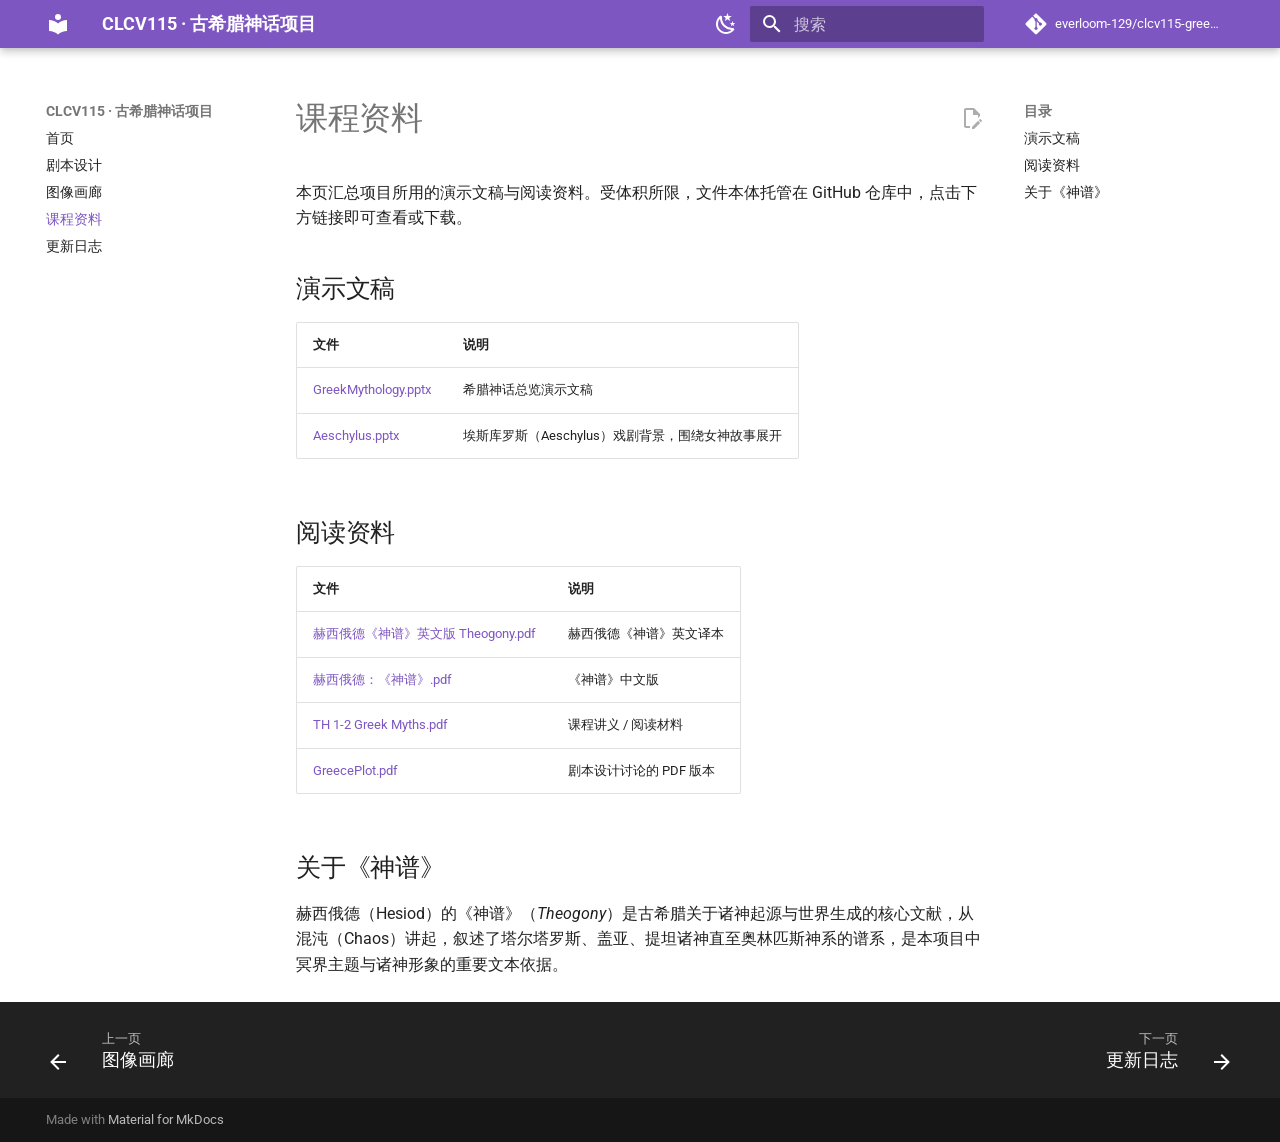
<file: resources/index.html>
<!doctype html>
<html lang="zh" class="no-js">
  <head>
    
      <meta charset="utf-8">
      <meta name="viewport" content="width=device-width,initial-scale=1">
      
        <meta name="description" content="Mythology of Greece and Rome 课程期末项目文档 —— 剧本设计、AI 图像画廊与课程资料">
      
      
        <meta name="author" content="Tony Wang">
      
      
      
        <link rel="prev" href="../gallery/">
      
      
        <link rel="next" href="../changelog/">
      
      
        
      
      
      <link rel="icon" href="../assets/images/favicon.png">
      <meta name="generator" content="mkdocs-1.6.1, mkdocs-material-9.7.6">
    
    
      
        <title>课程资料 - CLCV115 · 古希腊神话项目</title>
      
    
    
      <link rel="stylesheet" href="../assets/stylesheets/main.484c7ddc.min.css">
      
        
        <link rel="stylesheet" href="../assets/stylesheets/palette.ab4e12ef.min.css">
      
      


    
    
      
    
    
      
        
        
        <link rel="preconnect" href="https://fonts.gstatic.com" crossorigin>
        <link rel="stylesheet" href="https://fonts.googleapis.com/css?family=Roboto:300,300i,400,400i,700,700i%7CRoboto+Mono:400,400i,700,700i&display=fallback">
        <style>:root{--md-text-font:"Roboto";--md-code-font:"Roboto Mono"}</style>
      
    
    
    <script>__md_scope=new URL("..",location),__md_hash=e=>[...e].reduce(((e,_)=>(e<<5)-e+_.charCodeAt(0)),0),__md_get=(e,_=localStorage,t=__md_scope)=>JSON.parse(_.getItem(t.pathname+"."+e)),__md_set=(e,_,t=localStorage,a=__md_scope)=>{try{t.setItem(a.pathname+"."+e,JSON.stringify(_))}catch(e){}}</script>
    
      

    
    
  </head>
  
  
    
    
      
    
    
    
    
    <body dir="ltr" data-md-color-scheme="default" data-md-color-primary="deep-purple" data-md-color-accent="amber">
  
    
    <input class="md-toggle" data-md-toggle="drawer" type="checkbox" id="__drawer" autocomplete="off">
    <input class="md-toggle" data-md-toggle="search" type="checkbox" id="__search" autocomplete="off">
    <label class="md-overlay" for="__drawer"></label>
    <div data-md-component="skip">
      
        
        <a href="#_1" class="md-skip">
          跳转至
        </a>
      
    </div>
    <div data-md-component="announce">
      
    </div>
    
    
      

  

<header class="md-header md-header--shadow" data-md-component="header">
  <nav class="md-header__inner md-grid" aria-label="页眉">
    <a href=".." title="CLCV115 · 古希腊神话项目" class="md-header__button md-logo" aria-label="CLCV115 · 古希腊神话项目" data-md-component="logo">
      
  
  <svg xmlns="http://www.w3.org/2000/svg" viewBox="0 0 24 24"><path d="M12 8a3 3 0 0 0 3-3 3 3 0 0 0-3-3 3 3 0 0 0-3 3 3 3 0 0 0 3 3m0 3.54C9.64 9.35 6.5 8 3 8v11c3.5 0 6.64 1.35 9 3.54 2.36-2.19 5.5-3.54 9-3.54V8c-3.5 0-6.64 1.35-9 3.54"/></svg>

    </a>
    <label class="md-header__button md-icon" for="__drawer">
      
      <svg xmlns="http://www.w3.org/2000/svg" viewBox="0 0 24 24"><path d="M3 6h18v2H3zm0 5h18v2H3zm0 5h18v2H3z"/></svg>
    </label>
    <div class="md-header__title" data-md-component="header-title">
      <div class="md-header__ellipsis">
        <div class="md-header__topic">
          <span class="md-ellipsis">
            CLCV115 · 古希腊神话项目
          </span>
        </div>
        <div class="md-header__topic" data-md-component="header-topic">
          <span class="md-ellipsis">
            
              课程资料
            
          </span>
        </div>
      </div>
    </div>
    
      
        <form class="md-header__option" data-md-component="palette">
  
    
    
    
    <input class="md-option" data-md-color-media="(prefers-color-scheme: light)" data-md-color-scheme="default" data-md-color-primary="deep-purple" data-md-color-accent="amber"  aria-label="切换到深色模式"  type="radio" name="__palette" id="__palette_0">
    
      <label class="md-header__button md-icon" title="切换到深色模式" for="__palette_1" hidden>
        <svg xmlns="http://www.w3.org/2000/svg" viewBox="0 0 24 24"><path d="m17.75 4.09-2.53 1.94.91 3.06-2.63-1.81-2.63 1.81.91-3.06-2.53-1.94L12.44 4l1.06-3 1.06 3zm3.5 6.91-1.64 1.25.59 1.98-1.7-1.17-1.7 1.17.59-1.98L15.75 11l2.06-.05L18.5 9l.69 1.95zm-2.28 4.95c.83-.08 1.72 1.1 1.19 1.85-.32.45-.66.87-1.08 1.27C15.17 23 8.84 23 4.94 19.07c-3.91-3.9-3.91-10.24 0-14.14.4-.4.82-.76 1.27-1.08.75-.53 1.93.36 1.85 1.19-.27 2.86.69 5.83 2.89 8.02a9.96 9.96 0 0 0 8.02 2.89m-1.64 2.02a12.08 12.08 0 0 1-7.8-3.47c-2.17-2.19-3.33-5-3.49-7.82-2.81 3.14-2.7 7.96.31 10.98 3.02 3.01 7.84 3.12 10.98.31"/></svg>
      </label>
    
  
    
    
    
    <input class="md-option" data-md-color-media="(prefers-color-scheme: dark)" data-md-color-scheme="slate" data-md-color-primary="deep-purple" data-md-color-accent="amber"  aria-label="切换到浅色模式"  type="radio" name="__palette" id="__palette_1">
    
      <label class="md-header__button md-icon" title="切换到浅色模式" for="__palette_0" hidden>
        <svg xmlns="http://www.w3.org/2000/svg" viewBox="0 0 24 24"><path d="M12 7a5 5 0 0 1 5 5 5 5 0 0 1-5 5 5 5 0 0 1-5-5 5 5 0 0 1 5-5m0 2a3 3 0 0 0-3 3 3 3 0 0 0 3 3 3 3 0 0 0 3-3 3 3 0 0 0-3-3m0-7 2.39 3.42C13.65 5.15 12.84 5 12 5s-1.65.15-2.39.42zM3.34 7l4.16-.35A7.2 7.2 0 0 0 5.94 8.5c-.44.74-.69 1.5-.83 2.29zm.02 10 1.76-3.77a7.131 7.131 0 0 0 2.38 4.14zM20.65 7l-1.77 3.79a7.02 7.02 0 0 0-2.38-4.15zm-.01 10-4.14.36c.59-.51 1.12-1.14 1.54-1.86.42-.73.69-1.5.83-2.29zM12 22l-2.41-3.44c.74.27 1.55.44 2.41.44.82 0 1.63-.17 2.37-.44z"/></svg>
      </label>
    
  
</form>
      
    
    
      <script>var palette=__md_get("__palette");if(palette&&palette.color){if("(prefers-color-scheme)"===palette.color.media){var media=matchMedia("(prefers-color-scheme: light)"),input=document.querySelector(media.matches?"[data-md-color-media='(prefers-color-scheme: light)']":"[data-md-color-media='(prefers-color-scheme: dark)']");palette.color.media=input.getAttribute("data-md-color-media"),palette.color.scheme=input.getAttribute("data-md-color-scheme"),palette.color.primary=input.getAttribute("data-md-color-primary"),palette.color.accent=input.getAttribute("data-md-color-accent")}for(var[key,value]of Object.entries(palette.color))document.body.setAttribute("data-md-color-"+key,value)}</script>
    
    
    
      
      
        <label class="md-header__button md-icon" for="__search">
          
          <svg xmlns="http://www.w3.org/2000/svg" viewBox="0 0 24 24"><path d="M9.5 3A6.5 6.5 0 0 1 16 9.5c0 1.61-.59 3.09-1.56 4.23l.27.27h.79l5 5-1.5 1.5-5-5v-.79l-.27-.27A6.52 6.52 0 0 1 9.5 16 6.5 6.5 0 0 1 3 9.5 6.5 6.5 0 0 1 9.5 3m0 2C7 5 5 7 5 9.5S7 14 9.5 14 14 12 14 9.5 12 5 9.5 5"/></svg>
        </label>
        <div class="md-search" data-md-component="search" role="dialog">
  <label class="md-search__overlay" for="__search"></label>
  <div class="md-search__inner" role="search">
    <form class="md-search__form" name="search">
      <input type="text" class="md-search__input" name="query" aria-label="搜索" placeholder="搜索" autocapitalize="off" autocorrect="off" autocomplete="off" spellcheck="false" data-md-component="search-query" required>
      <label class="md-search__icon md-icon" for="__search">
        
        <svg xmlns="http://www.w3.org/2000/svg" viewBox="0 0 24 24"><path d="M9.5 3A6.5 6.5 0 0 1 16 9.5c0 1.61-.59 3.09-1.56 4.23l.27.27h.79l5 5-1.5 1.5-5-5v-.79l-.27-.27A6.52 6.52 0 0 1 9.5 16 6.5 6.5 0 0 1 3 9.5 6.5 6.5 0 0 1 9.5 3m0 2C7 5 5 7 5 9.5S7 14 9.5 14 14 12 14 9.5 12 5 9.5 5"/></svg>
        
        <svg xmlns="http://www.w3.org/2000/svg" viewBox="0 0 24 24"><path d="M20 11v2H8l5.5 5.5-1.42 1.42L4.16 12l7.92-7.92L13.5 5.5 8 11z"/></svg>
      </label>
      <nav class="md-search__options" aria-label="查找">
        
        <button type="reset" class="md-search__icon md-icon" title="清空当前内容" aria-label="清空当前内容" tabindex="-1">
          
          <svg xmlns="http://www.w3.org/2000/svg" viewBox="0 0 24 24"><path d="M19 6.41 17.59 5 12 10.59 6.41 5 5 6.41 10.59 12 5 17.59 6.41 19 12 13.41 17.59 19 19 17.59 13.41 12z"/></svg>
        </button>
      </nav>
      
        <div class="md-search__suggest" data-md-component="search-suggest"></div>
      
    </form>
    <div class="md-search__output">
      <div class="md-search__scrollwrap" tabindex="0" data-md-scrollfix>
        <div class="md-search-result" data-md-component="search-result">
          <div class="md-search-result__meta">
            正在初始化搜索引擎
          </div>
          <ol class="md-search-result__list" role="presentation"></ol>
        </div>
      </div>
    </div>
  </div>
</div>
      
    
    
      <div class="md-header__source">
        <a href="https://github.com/everloom-129/clcv115-greece-mythology" title="前往仓库" class="md-source" data-md-component="source">
  <div class="md-source__icon md-icon">
    
    <svg xmlns="http://www.w3.org/2000/svg" viewBox="0 0 448 512"><!--! Font Awesome Free 7.1.0 by @fontawesome - https://fontawesome.com License - https://fontawesome.com/license/free (Icons: CC BY 4.0, Fonts: SIL OFL 1.1, Code: MIT License) Copyright 2025 Fonticons, Inc.--><path d="M439.6 236.1 244 40.5c-5.4-5.5-12.8-8.5-20.4-8.5s-15 3-20.4 8.4L162.5 81l51.5 51.5c27.1-9.1 52.7 16.8 43.4 43.7l49.7 49.7c34.2-11.8 61.2 31 35.5 56.7-26.5 26.5-70.2-2.9-56-37.3L240.3 199v121.9c25.3 12.5 22.3 41.8 9.1 55-6.4 6.4-15.2 10.1-24.3 10.1s-17.8-3.6-24.3-10.1c-17.6-17.6-11.1-46.9 11.2-56v-123c-20.8-8.5-24.6-30.7-18.6-45L142.6 101 8.5 235.1C3 240.6 0 247.9 0 255.5s3 15 8.5 20.4l195.6 195.7c5.4 5.4 12.7 8.4 20.4 8.4s15-3 20.4-8.4l194.7-194.7c5.4-5.4 8.4-12.8 8.4-20.4s-3-15-8.4-20.4"/></svg>
  </div>
  <div class="md-source__repository">
    everloom-129/clcv115-greece-mythology
  </div>
</a>
      </div>
    
  </nav>
  
</header>
    
    <div class="md-container" data-md-component="container">
      
      
        
          
        
      
      <main class="md-main" data-md-component="main">
        <div class="md-main__inner md-grid">
          
            
              
              <div class="md-sidebar md-sidebar--primary" data-md-component="sidebar" data-md-type="navigation" >
                <div class="md-sidebar__scrollwrap">
                  <div class="md-sidebar__inner">
                    



<nav class="md-nav md-nav--primary" aria-label="导航栏" data-md-level="0">
  <label class="md-nav__title" for="__drawer">
    <a href=".." title="CLCV115 · 古希腊神话项目" class="md-nav__button md-logo" aria-label="CLCV115 · 古希腊神话项目" data-md-component="logo">
      
  
  <svg xmlns="http://www.w3.org/2000/svg" viewBox="0 0 24 24"><path d="M12 8a3 3 0 0 0 3-3 3 3 0 0 0-3-3 3 3 0 0 0-3 3 3 3 0 0 0 3 3m0 3.54C9.64 9.35 6.5 8 3 8v11c3.5 0 6.64 1.35 9 3.54 2.36-2.19 5.5-3.54 9-3.54V8c-3.5 0-6.64 1.35-9 3.54"/></svg>

    </a>
    CLCV115 · 古希腊神话项目
  </label>
  
    <div class="md-nav__source">
      <a href="https://github.com/everloom-129/clcv115-greece-mythology" title="前往仓库" class="md-source" data-md-component="source">
  <div class="md-source__icon md-icon">
    
    <svg xmlns="http://www.w3.org/2000/svg" viewBox="0 0 448 512"><!--! Font Awesome Free 7.1.0 by @fontawesome - https://fontawesome.com License - https://fontawesome.com/license/free (Icons: CC BY 4.0, Fonts: SIL OFL 1.1, Code: MIT License) Copyright 2025 Fonticons, Inc.--><path d="M439.6 236.1 244 40.5c-5.4-5.5-12.8-8.5-20.4-8.5s-15 3-20.4 8.4L162.5 81l51.5 51.5c27.1-9.1 52.7 16.8 43.4 43.7l49.7 49.7c34.2-11.8 61.2 31 35.5 56.7-26.5 26.5-70.2-2.9-56-37.3L240.3 199v121.9c25.3 12.5 22.3 41.8 9.1 55-6.4 6.4-15.2 10.1-24.3 10.1s-17.8-3.6-24.3-10.1c-17.6-17.6-11.1-46.9 11.2-56v-123c-20.8-8.5-24.6-30.7-18.6-45L142.6 101 8.5 235.1C3 240.6 0 247.9 0 255.5s3 15 8.5 20.4l195.6 195.7c5.4 5.4 12.7 8.4 20.4 8.4s15-3 20.4-8.4l194.7-194.7c5.4-5.4 8.4-12.8 8.4-20.4s-3-15-8.4-20.4"/></svg>
  </div>
  <div class="md-source__repository">
    everloom-129/clcv115-greece-mythology
  </div>
</a>
    </div>
  
  <ul class="md-nav__list" data-md-scrollfix>
    
      
      
  
  
  
  
    <li class="md-nav__item">
      <a href=".." class="md-nav__link">
        
  
  
  <span class="md-ellipsis">
    
  
    首页
  

    
  </span>
  
  

      </a>
    </li>
  

    
      
      
  
  
  
  
    <li class="md-nav__item">
      <a href="../plot/" class="md-nav__link">
        
  
  
  <span class="md-ellipsis">
    
  
    剧本设计
  

    
  </span>
  
  

      </a>
    </li>
  

    
      
      
  
  
  
  
    <li class="md-nav__item">
      <a href="../gallery/" class="md-nav__link">
        
  
  
  <span class="md-ellipsis">
    
  
    图像画廊
  

    
  </span>
  
  

      </a>
    </li>
  

    
      
      
  
  
    
  
  
  
    <li class="md-nav__item md-nav__item--active">
      
      <input class="md-nav__toggle md-toggle" type="checkbox" id="__toc">
      
      
        
      
      
        <label class="md-nav__link md-nav__link--active" for="__toc">
          
  
  
  <span class="md-ellipsis">
    
  
    课程资料
  

    
  </span>
  
  

          <span class="md-nav__icon md-icon"></span>
        </label>
      
      <a href="./" class="md-nav__link md-nav__link--active">
        
  
  
  <span class="md-ellipsis">
    
  
    课程资料
  

    
  </span>
  
  

      </a>
      
        

<nav class="md-nav md-nav--secondary" aria-label="目录">
  
  
  
    
  
  
    <label class="md-nav__title" for="__toc">
      <span class="md-nav__icon md-icon"></span>
      目录
    </label>
    <ul class="md-nav__list" data-md-component="toc" data-md-scrollfix>
      
        <li class="md-nav__item">
  <a href="#_2" class="md-nav__link">
    <span class="md-ellipsis">
      
        演示文稿
      
    </span>
  </a>
  
</li>
      
        <li class="md-nav__item">
  <a href="#_3" class="md-nav__link">
    <span class="md-ellipsis">
      
        阅读资料
      
    </span>
  </a>
  
</li>
      
        <li class="md-nav__item">
  <a href="#_4" class="md-nav__link">
    <span class="md-ellipsis">
      
        关于《神谱》
      
    </span>
  </a>
  
</li>
      
    </ul>
  
</nav>
      
    </li>
  

    
      
      
  
  
  
  
    <li class="md-nav__item">
      <a href="../changelog/" class="md-nav__link">
        
  
  
  <span class="md-ellipsis">
    
  
    更新日志
  

    
  </span>
  
  

      </a>
    </li>
  

    
  </ul>
</nav>
                  </div>
                </div>
              </div>
            
            
              
              <div class="md-sidebar md-sidebar--secondary" data-md-component="sidebar" data-md-type="toc" >
                <div class="md-sidebar__scrollwrap">
                  <div class="md-sidebar__inner">
                    

<nav class="md-nav md-nav--secondary" aria-label="目录">
  
  
  
    
  
  
    <label class="md-nav__title" for="__toc">
      <span class="md-nav__icon md-icon"></span>
      目录
    </label>
    <ul class="md-nav__list" data-md-component="toc" data-md-scrollfix>
      
        <li class="md-nav__item">
  <a href="#_2" class="md-nav__link">
    <span class="md-ellipsis">
      
        演示文稿
      
    </span>
  </a>
  
</li>
      
        <li class="md-nav__item">
  <a href="#_3" class="md-nav__link">
    <span class="md-ellipsis">
      
        阅读资料
      
    </span>
  </a>
  
</li>
      
        <li class="md-nav__item">
  <a href="#_4" class="md-nav__link">
    <span class="md-ellipsis">
      
        关于《神谱》
      
    </span>
  </a>
  
</li>
      
    </ul>
  
</nav>
                  </div>
                </div>
              </div>
            
          
          
            <div class="md-content" data-md-component="content">
              
              <article class="md-content__inner md-typeset">
                
                  


  
    <a href="https://github.com/everloom-129/clcv115-greece-mythology/edit/main/docs/resources.md" title="编辑此页" class="md-content__button md-icon" rel="edit">
      
      <svg xmlns="http://www.w3.org/2000/svg" viewBox="0 0 24 24"><path d="M10 20H6V4h7v5h5v3.1l2-2V8l-6-6H6c-1.1 0-2 .9-2 2v16c0 1.1.9 2 2 2h4zm10.2-7c.1 0 .3.1.4.2l1.3 1.3c.2.2.2.6 0 .8l-1 1-2.1-2.1 1-1c.1-.1.2-.2.4-.2m0 3.9L14.1 23H12v-2.1l6.1-6.1z"/></svg>
    </a>
  
  


<h1 id="_1">课程资料<a class="headerlink" href="#_1" title="Permanent link">&para;</a></h1>
<p>本页汇总项目所用的演示文稿与阅读资料。受体积所限，文件本体托管在 GitHub 仓库中，点击下方链接即可查看或下载。</p>
<h2 id="_2">演示文稿<a class="headerlink" href="#_2" title="Permanent link">&para;</a></h2>
<table>
<thead>
<tr>
<th>文件</th>
<th>说明</th>
</tr>
</thead>
<tbody>
<tr>
<td><a href="https://github.com/everloom-129/clcv115-greece-mythology/blob/main/GreekMythology.pptx">GreekMythology.pptx</a></td>
<td>希腊神话总览演示文稿</td>
</tr>
<tr>
<td><a href="https://github.com/everloom-129/clcv115-greece-mythology/blob/main/Aeschylus.pptx">Aeschylus.pptx</a></td>
<td>埃斯库罗斯（Aeschylus）戏剧背景，围绕女神故事展开</td>
</tr>
</tbody>
</table>
<h2 id="_3">阅读资料<a class="headerlink" href="#_3" title="Permanent link">&para;</a></h2>
<table>
<thead>
<tr>
<th>文件</th>
<th>说明</th>
</tr>
</thead>
<tbody>
<tr>
<td><a href="https://github.com/everloom-129/clcv115-greece-mythology/blob/main/%E8%B5%AB%E8%A5%BF%E4%BF%84%E5%BE%B7%E3%80%8A%E7%A5%9E%E8%B0%B1%E3%80%8B%E8%8B%B1%E6%96%87%E7%89%88Theogony.pdf">赫西俄德《神谱》英文版 Theogony.pdf</a></td>
<td>赫西俄德《神谱》英文译本</td>
</tr>
<tr>
<td><a href="https://github.com/everloom-129/clcv115-greece-mythology/blob/main/%E8%B5%AB%E8%A5%BF%E4%BF%84%E5%BE%B7%EF%BC%9A%E3%80%8A%E7%A5%9E%E8%B0%B1%E3%80%8B.pdf">赫西俄德：《神谱》.pdf</a></td>
<td>《神谱》中文版</td>
</tr>
<tr>
<td><a href="https://github.com/everloom-129/clcv115-greece-mythology/blob/main/TH%201-2%20Greek%20Myths.pdf">TH 1-2 Greek Myths.pdf</a></td>
<td>课程讲义 / 阅读材料</td>
</tr>
<tr>
<td><a href="https://github.com/everloom-129/clcv115-greece-mythology/blob/main/GreecePlot.pdf">GreecePlot.pdf</a></td>
<td>剧本设计讨论的 PDF 版本</td>
</tr>
</tbody>
</table>
<h2 id="_4">关于《神谱》<a class="headerlink" href="#_4" title="Permanent link">&para;</a></h2>
<p>赫西俄德（Hesiod）的《神谱》（<em>Theogony</em>）是古希腊关于诸神起源与世界生成的核心文献，从混沌（Chaos）讲起，叙述了塔尔塔罗斯、盖亚、提坦诸神直至奥林匹斯神系的谱系，是本项目中冥界主题与诸神形象的重要文本依据。</p>












                
              </article>
            </div>
          
          
<script>var target=document.getElementById(location.hash.slice(1));target&&target.name&&(target.checked=target.name.startsWith("__tabbed_"))</script>
        </div>
        
          <button type="button" class="md-top md-icon" data-md-component="top" hidden>
  
  <svg xmlns="http://www.w3.org/2000/svg" viewBox="0 0 24 24"><path d="M13 20h-2V8l-5.5 5.5-1.42-1.42L12 4.16l7.92 7.92-1.42 1.42L13 8z"/></svg>
  回到页面顶部
</button>
        
      </main>
      
        <footer class="md-footer">
  
    
      
      <nav class="md-footer__inner md-grid" aria-label="页脚" >
        
          
          <a href="../gallery/" class="md-footer__link md-footer__link--prev" aria-label="上一页: 图像画廊">
            <div class="md-footer__button md-icon">
              
              <svg xmlns="http://www.w3.org/2000/svg" viewBox="0 0 24 24"><path d="M20 11v2H8l5.5 5.5-1.42 1.42L4.16 12l7.92-7.92L13.5 5.5 8 11z"/></svg>
            </div>
            <div class="md-footer__title">
              <span class="md-footer__direction">
                上一页
              </span>
              <div class="md-ellipsis">
                图像画廊
              </div>
            </div>
          </a>
        
        
          
          <a href="../changelog/" class="md-footer__link md-footer__link--next" aria-label="下一页: 更新日志">
            <div class="md-footer__title">
              <span class="md-footer__direction">
                下一页
              </span>
              <div class="md-ellipsis">
                更新日志
              </div>
            </div>
            <div class="md-footer__button md-icon">
              
              <svg xmlns="http://www.w3.org/2000/svg" viewBox="0 0 24 24"><path d="M4 11v2h12l-5.5 5.5 1.42 1.42L19.84 12l-7.92-7.92L10.5 5.5 16 11z"/></svg>
            </div>
          </a>
        
      </nav>
    
  
  <div class="md-footer-meta md-typeset">
    <div class="md-footer-meta__inner md-grid">
      <div class="md-copyright">
  
  
    Made with
    <a href="https://squidfunk.github.io/mkdocs-material/" target="_blank" rel="noopener">
      Material for MkDocs
    </a>
  
</div>
      
    </div>
  </div>
</footer>
      
    </div>
    <div class="md-dialog" data-md-component="dialog">
      <div class="md-dialog__inner md-typeset"></div>
    </div>
    
    
    
      
      
      <script id="__config" type="application/json">{"annotate": null, "base": "..", "features": ["navigation.instant", "navigation.tracking", "navigation.top", "navigation.footer", "content.code.copy", "content.action.edit", "search.suggest", "search.highlight", "toc.follow"], "search": "../assets/javascripts/workers/search.2c215733.min.js", "tags": null, "translations": {"clipboard.copied": "\u5df2\u590d\u5236", "clipboard.copy": "\u590d\u5236", "search.result.more.one": "\u5728\u8be5\u9875\u4e0a\u8fd8\u6709 1 \u4e2a\u7b26\u5408\u6761\u4ef6\u7684\u7ed3\u679c", "search.result.more.other": "\u5728\u8be5\u9875\u4e0a\u8fd8\u6709 # \u4e2a\u7b26\u5408\u6761\u4ef6\u7684\u7ed3\u679c", "search.result.none": "\u6ca1\u6709\u627e\u5230\u7b26\u5408\u6761\u4ef6\u7684\u7ed3\u679c", "search.result.one": "\u627e\u5230 1 \u4e2a\u7b26\u5408\u6761\u4ef6\u7684\u7ed3\u679c", "search.result.other": "# \u4e2a\u7b26\u5408\u6761\u4ef6\u7684\u7ed3\u679c", "search.result.placeholder": "\u952e\u5165\u4ee5\u5f00\u59cb\u641c\u7d22", "search.result.term.missing": "\u7f3a\u5c11", "select.version": "\u9009\u62e9\u5f53\u524d\u7248\u672c"}, "version": null}</script>
    
    
      <script src="../assets/javascripts/bundle.79ae519e.min.js"></script>
      
    
  </body>
</html>
</file>
<file: assets/stylesheets/main.484c7ddc.min.css>
@charset "UTF-8";html{-webkit-text-size-adjust:none;-moz-text-size-adjust:none;text-size-adjust:none;box-sizing:border-box}*,:after,:before{box-sizing:inherit}@media (prefers-reduced-motion){*,:after,:before{transition:none!important}}body{margin:0}a,button,input,label{-webkit-tap-highlight-color:transparent}a{color:inherit;text-decoration:none}hr{border:0;box-sizing:initial;display:block;height:.05rem;overflow:visible;padding:0}small{font-size:80%}sub,sup{line-height:1em}img{border-style:none}table{border-collapse:initial;border-spacing:0}td,th{font-weight:400;vertical-align:top}button{background:#0000;border:0;font-family:inherit;font-size:inherit;margin:0;padding:0}input{border:0;outline:none}:root{--md-primary-fg-color:#4051b5;--md-primary-fg-color--light:#5d6cc0;--md-primary-fg-color--dark:#303fa1;--md-primary-bg-color:#fff;--md-primary-bg-color--light:#ffffffb3;--md-accent-fg-color:#526cfe;--md-accent-fg-color--transparent:#526cfe1a;--md-accent-bg-color:#fff;--md-accent-bg-color--light:#ffffffb3}[data-md-color-scheme=default]{color-scheme:light}[data-md-color-scheme=default] img[src$="#gh-dark-mode-only"],[data-md-color-scheme=default] img[src$="#only-dark"]{display:none}:root,[data-md-color-scheme=default]{--md-hue:225deg;--md-default-fg-color:#000000de;--md-default-fg-color--light:#0000008a;--md-default-fg-color--lighter:#00000052;--md-default-fg-color--lightest:#00000012;--md-default-bg-color:#fff;--md-default-bg-color--light:#ffffffb3;--md-default-bg-color--lighter:#ffffff4d;--md-default-bg-color--lightest:#ffffff1f;--md-code-fg-color:#36464e;--md-code-bg-color:#f5f5f5;--md-code-bg-color--light:#f5f5f5b3;--md-code-bg-color--lighter:#f5f5f54d;--md-code-hl-color:#4287ff;--md-code-hl-color--light:#4287ff1a;--md-code-hl-number-color:#d52a2a;--md-code-hl-special-color:#db1457;--md-code-hl-function-color:#a846b9;--md-code-hl-constant-color:#6e59d9;--md-code-hl-keyword-color:#3f6ec6;--md-code-hl-string-color:#1c7d4d;--md-code-hl-name-color:var(--md-code-fg-color);--md-code-hl-operator-color:var(--md-default-fg-color--light);--md-code-hl-punctuation-color:var(--md-default-fg-color--light);--md-code-hl-comment-color:var(--md-default-fg-color--light);--md-code-hl-generic-color:var(--md-default-fg-color--light);--md-code-hl-variable-color:var(--md-default-fg-color--light);--md-typeset-color:var(--md-default-fg-color);--md-typeset-a-color:var(--md-primary-fg-color);--md-typeset-del-color:#f5503d26;--md-typeset-ins-color:#0bd57026;--md-typeset-kbd-color:#fafafa;--md-typeset-kbd-accent-color:#fff;--md-typeset-kbd-border-color:#b8b8b8;--md-typeset-mark-color:#ffff0080;--md-typeset-table-color:#0000001f;--md-typeset-table-color--light:rgba(0,0,0,.035);--md-admonition-fg-color:var(--md-default-fg-color);--md-admonition-bg-color:var(--md-default-bg-color);--md-warning-fg-color:#000000de;--md-warning-bg-color:#ff9;--md-footer-fg-color:#fff;--md-footer-fg-color--light:#ffffffb3;--md-footer-fg-color--lighter:#ffffff73;--md-footer-bg-color:#000000de;--md-footer-bg-color--dark:#00000052;--md-shadow-z1:0 0.2rem 0.5rem #0000000d,0 0 0.05rem #0000001a;--md-shadow-z2:0 0.2rem 0.5rem #0000001a,0 0 0.05rem #00000040;--md-shadow-z3:0 0.2rem 0.5rem #0003,0 0 0.05rem #00000059}.md-icon svg{fill:currentcolor;display:block;height:1.2rem;width:1.2rem}body{-webkit-font-smoothing:antialiased;-moz-osx-font-smoothing:grayscale;--md-text-font-family:var(--md-text-font,_),-apple-system,BlinkMacSystemFont,Helvetica,Arial,sans-serif;--md-code-font-family:var(--md-code-font,_),SFMono-Regular,Consolas,Menlo,monospace}aside,body,input{font-feature-settings:"kern","liga";color:var(--md-typeset-color);font-family:var(--md-text-font-family)}code,kbd,pre{font-feature-settings:"kern";font-family:var(--md-code-font-family)}:root{--md-typeset-table-sort-icon:url('data:image/svg+xml;charset=utf-8,<svg xmlns="http://www.w3.org/2000/svg" viewBox="0 0 24 24"><path d="m18 21-4-4h3V7h-3l4-4 4 4h-3v10h3M2 19v-2h10v2M2 13v-2h7v2M2 7V5h4v2z"/></svg>');--md-typeset-table-sort-icon--asc:url('data:image/svg+xml;charset=utf-8,<svg xmlns="http://www.w3.org/2000/svg" viewBox="0 0 24 24"><path d="M19 17h3l-4 4-4-4h3V3h2M2 17h10v2H2M6 5v2H2V5m0 6h7v2H2z"/></svg>');--md-typeset-table-sort-icon--desc:url('data:image/svg+xml;charset=utf-8,<svg xmlns="http://www.w3.org/2000/svg" viewBox="0 0 24 24"><path d="M19 7h3l-4-4-4 4h3v14h2M2 17h10v2H2M6 5v2H2V5m0 6h7v2H2z"/></svg>')}.md-typeset{-webkit-print-color-adjust:exact;color-adjust:exact;font-size:.8rem;line-height:1.6;overflow-wrap:break-word}@media print{.md-typeset{font-size:.68rem}}.md-typeset blockquote,.md-typeset dl,.md-typeset figure,.md-typeset ol,.md-typeset pre,.md-typeset ul{margin-bottom:1em;margin-top:1em}.md-typeset h1{color:var(--md-default-fg-color--light);font-size:2em;line-height:1.3;margin:0 0 1.25em}.md-typeset h1,.md-typeset h2{font-weight:300;letter-spacing:-.01em}.md-typeset h2{font-size:1.5625em;line-height:1.4;margin:1.6em 0 .64em}.md-typeset h3{font-size:1.25em;font-weight:400;letter-spacing:-.01em;line-height:1.5;margin:1.6em 0 .8em}.md-typeset h2+h3{margin-top:.8em}.md-typeset h4{font-weight:700;letter-spacing:-.01em;margin:1em 0}.md-typeset h5,.md-typeset h6{color:var(--md-default-fg-color--light);font-size:.8em;font-weight:700;letter-spacing:-.01em;margin:1.25em 0}.md-typeset h5{text-transform:uppercase}.md-typeset h5 code{text-transform:none}.md-typeset hr{border-bottom:.05rem solid var(--md-default-fg-color--lightest);display:flow-root;margin:1.5em 0}.md-typeset a{color:var(--md-typeset-a-color);word-break:break-word}.md-typeset a,.md-typeset a:before{transition:color 125ms}.md-typeset a:focus,.md-typeset a:hover{color:var(--md-accent-fg-color)}.md-typeset a:focus code,.md-typeset a:hover code{background-color:var(--md-accent-fg-color--transparent);color:var(--md-accent-fg-color)}.md-typeset a code{color:var(--md-typeset-a-color)}.md-typeset a.focus-visible{outline-color:var(--md-accent-fg-color);outline-offset:.2rem}.md-typeset code,.md-typeset kbd,.md-typeset pre{color:var(--md-code-fg-color);direction:ltr;font-variant-ligatures:none;transition:background-color 125ms}@media print{.md-typeset code,.md-typeset kbd,.md-typeset pre{white-space:pre-wrap}}.md-typeset code{background-color:var(--md-code-bg-color);border-radius:.1rem;-webkit-box-decoration-break:clone;box-decoration-break:clone;font-size:.85em;padding:0 .2941176471em;transition:color 125ms,background-color 125ms;word-break:break-word}.md-typeset code:not(.focus-visible){-webkit-tap-highlight-color:transparent;outline:none}.md-typeset pre{display:flow-root;line-height:1.4;position:relative}.md-typeset pre>code{-webkit-box-decoration-break:slice;box-decoration-break:slice;box-shadow:none;display:block;margin:0;outline-color:var(--md-accent-fg-color);overflow:auto;padding:.7720588235em 1.1764705882em;scrollbar-color:var(--md-default-fg-color--lighter) #0000;scrollbar-width:thin;touch-action:auto;word-break:normal}.md-typeset pre>code:hover{scrollbar-color:var(--md-accent-fg-color) #0000}.md-typeset pre>code::-webkit-scrollbar{height:.2rem;width:.2rem}.md-typeset pre>code::-webkit-scrollbar-thumb{background-color:var(--md-default-fg-color--lighter)}.md-typeset pre>code::-webkit-scrollbar-thumb:hover{background-color:var(--md-accent-fg-color)}.md-typeset kbd{background-color:var(--md-typeset-kbd-color);border-radius:.1rem;box-shadow:0 .1rem 0 .05rem var(--md-typeset-kbd-border-color),0 .1rem 0 var(--md-typeset-kbd-border-color),0 -.1rem .2rem var(--md-typeset-kbd-accent-color) inset;color:var(--md-default-fg-color);display:inline-block;font-size:.75em;padding:0 .6666666667em;vertical-align:text-top;word-break:break-word}.md-typeset mark{background-color:var(--md-typeset-mark-color);-webkit-box-decoration-break:clone;box-decoration-break:clone;color:inherit;word-break:break-word}.md-typeset abbr{cursor:help;text-decoration:none}.md-typeset [data-preview],.md-typeset abbr{border-bottom:.05rem dotted var(--md-default-fg-color--light)}.md-typeset small{opacity:.75}[dir=ltr] .md-typeset sub,[dir=ltr] .md-typeset sup{margin-left:.078125em}[dir=rtl] .md-typeset sub,[dir=rtl] .md-typeset sup{margin-right:.078125em}[dir=ltr] .md-typeset blockquote{padding-left:.6rem}[dir=rtl] .md-typeset blockquote{padding-right:.6rem}[dir=ltr] .md-typeset blockquote{border-left:.2rem solid var(--md-default-fg-color--lighter)}[dir=rtl] .md-typeset blockquote{border-right:.2rem solid var(--md-default-fg-color--lighter)}.md-typeset blockquote{color:var(--md-default-fg-color--light);margin-left:0;margin-right:0}.md-typeset ul{list-style-type:disc}.md-typeset ul[type]{list-style-type:revert-layer}[dir=ltr] .md-typeset ol,[dir=ltr] .md-typeset ul{margin-left:.625em}[dir=rtl] .md-typeset ol,[dir=rtl] .md-typeset ul{margin-right:.625em}.md-typeset ol,.md-typeset ul{padding:0}.md-typeset ol:not([hidden]),.md-typeset ul:not([hidden]){display:flow-root}.md-typeset ol ol,.md-typeset ul ol{list-style-type:lower-alpha}.md-typeset ol ol ol,.md-typeset ul ol ol{list-style-type:lower-roman}.md-typeset ol ol ol ol,.md-typeset ul ol ol ol{list-style-type:upper-alpha}.md-typeset ol ol ol ol ol,.md-typeset ul ol ol ol ol{list-style-type:upper-roman}.md-typeset ol[type],.md-typeset ul[type]{list-style-type:revert-layer}[dir=ltr] .md-typeset ol li,[dir=ltr] .md-typeset ul li{margin-left:1.25em}[dir=rtl] .md-typeset ol li,[dir=rtl] .md-typeset ul li{margin-right:1.25em}.md-typeset ol li,.md-typeset ul li{margin-bottom:.5em}.md-typeset ol li blockquote,.md-typeset ol li p,.md-typeset ul li blockquote,.md-typeset ul li p{margin:.5em 0}.md-typeset ol li:last-child,.md-typeset ul li:last-child{margin-bottom:0}[dir=ltr] .md-typeset ol li ol,[dir=ltr] .md-typeset ol li ul,[dir=ltr] .md-typeset ul li ol,[dir=ltr] .md-typeset ul li ul{margin-left:.625em}[dir=rtl] .md-typeset ol li ol,[dir=rtl] .md-typeset ol li ul,[dir=rtl] .md-typeset ul li ol,[dir=rtl] .md-typeset ul li ul{margin-right:.625em}.md-typeset ol li ol,.md-typeset ol li ul,.md-typeset ul li ol,.md-typeset ul li ul{margin-bottom:.5em;margin-top:.5em}[dir=ltr] .md-typeset dd{margin-left:1.875em}[dir=rtl] .md-typeset dd{margin-right:1.875em}.md-typeset dd{margin-bottom:1.5em;margin-top:1em}.md-typeset img,.md-typeset svg,.md-typeset video{height:auto;max-width:100%}.md-typeset img[align=left]{margin:1em 1em 1em 0}.md-typeset img[align=right]{margin:1em 0 1em 1em}.md-typeset img[align]:only-child{margin-top:0}.md-typeset figure{display:flow-root;margin:1em auto;max-width:100%;text-align:center;width:fit-content}.md-typeset figure img{display:block;margin:0 auto}.md-typeset figcaption{font-style:italic;margin:1em auto;max-width:24rem}.md-typeset iframe{max-width:100%}.md-typeset table:not([class]){background-color:var(--md-default-bg-color);border:.05rem solid var(--md-typeset-table-color);border-radius:.1rem;display:inline-block;font-size:.64rem;max-width:100%;overflow:auto;touch-action:auto}@media print{.md-typeset table:not([class]){display:table}}.md-typeset table:not([class])+*{margin-top:1.5em}.md-typeset table:not([class]) td>:first-child,.md-typeset table:not([class]) th>:first-child{margin-top:0}.md-typeset table:not([class]) td>:last-child,.md-typeset table:not([class]) th>:last-child{margin-bottom:0}.md-typeset table:not([class]) td:not([align]),.md-typeset table:not([class]) th:not([align]){text-align:left}[dir=rtl] .md-typeset table:not([class]) td:not([align]),[dir=rtl] .md-typeset table:not([class]) th:not([align]){text-align:right}.md-typeset table:not([class]) th{font-weight:700;min-width:5rem;padding:.9375em 1.25em;vertical-align:top}.md-typeset table:not([class]) td{border-top:.05rem solid var(--md-typeset-table-color);padding:.9375em 1.25em;vertical-align:top}.md-typeset table:not([class]) tbody tr{transition:background-color 125ms}.md-typeset table:not([class]) tbody tr:hover{background-color:var(--md-typeset-table-color--light);box-shadow:0 .05rem 0 var(--md-default-bg-color) inset}.md-typeset table:not([class]) a{word-break:normal}.md-typeset table th[role=columnheader]{cursor:pointer}[dir=ltr] .md-typeset table th[role=columnheader]:after{margin-left:.5em}[dir=rtl] .md-typeset table th[role=columnheader]:after{margin-right:.5em}.md-typeset table th[role=columnheader]:after{content:"";display:inline-block;height:1.2em;-webkit-mask-image:var(--md-typeset-table-sort-icon);mask-image:var(--md-typeset-table-sort-icon);-webkit-mask-repeat:no-repeat;mask-repeat:no-repeat;-webkit-mask-size:contain;mask-size:contain;transition:background-color 125ms;vertical-align:text-bottom;width:1.2em}.md-typeset table th[role=columnheader]:hover:after{background-color:var(--md-default-fg-color--lighter)}.md-typeset table th[role=columnheader][aria-sort=ascending]:after{background-color:var(--md-default-fg-color--light);-webkit-mask-image:var(--md-typeset-table-sort-icon--asc);mask-image:var(--md-typeset-table-sort-icon--asc)}.md-typeset table th[role=columnheader][aria-sort=descending]:after{background-color:var(--md-default-fg-color--light);-webkit-mask-image:var(--md-typeset-table-sort-icon--desc);mask-image:var(--md-typeset-table-sort-icon--desc)}.md-typeset__scrollwrap{margin:1em -.8rem;overflow-x:auto;touch-action:auto}.md-typeset__table{display:inline-block;margin-bottom:.5em;padding:0 .8rem}@media print{.md-typeset__table{display:block}}html .md-typeset__table table{display:table;margin:0;overflow:hidden;width:100%}@media screen and (max-width:44.984375em){.md-content__inner>pre{margin:1em -.8rem}.md-content__inner>pre code{border-radius:0}}.md-typeset .md-author{border-radius:100%;display:block;flex-shrink:0;height:1.6rem;overflow:hidden;position:relative;transition:color 125ms,transform 125ms;width:1.6rem}.md-typeset .md-author img{display:block}.md-typeset .md-author--more{background:var(--md-default-fg-color--lightest);color:var(--md-default-fg-color--lighter);font-size:.6rem;font-weight:700;line-height:1.6rem;text-align:center}.md-typeset .md-author--long{height:2.4rem;width:2.4rem}.md-typeset a.md-author{transform:scale(1)}.md-typeset a.md-author img{border-radius:100%;filter:grayscale(100%) opacity(75%);transition:filter 125ms}.md-typeset a.md-author:focus,.md-typeset a.md-author:hover{transform:scale(1.1);z-index:1}.md-typeset a.md-author:focus img,.md-typeset a.md-author:hover img{filter:grayscale(0)}.md-banner{background-color:var(--md-footer-bg-color);color:var(--md-footer-fg-color);overflow:auto}@media print{.md-banner{display:none}}.md-banner--warning{background-color:var(--md-warning-bg-color);color:var(--md-warning-fg-color)}.md-banner__inner{font-size:.7rem;margin:.6rem auto;padding:0 .8rem}[dir=ltr] .md-banner__button{float:right}[dir=rtl] .md-banner__button{float:left}.md-banner__button{color:inherit;cursor:pointer;transition:opacity .25s}.no-js .md-banner__button{display:none}.md-banner__button:hover{opacity:.7}html{font-size:125%;height:100%;overflow-x:hidden}@media screen and (min-width:100em){html{font-size:137.5%}}@media screen and (min-width:125em){html{font-size:150%}}body{background-color:var(--md-default-bg-color);display:flex;flex-direction:column;font-size:.5rem;min-height:100%;position:relative;width:100%}@media print{body{display:block}}@media screen and (max-width:59.984375em){body[data-md-scrolllock]{position:fixed}}.md-grid{margin-left:auto;margin-right:auto;max-width:61rem}.md-container{display:flex;flex-direction:column;flex-grow:1}@media print{.md-container{display:block}}.md-main{flex-grow:1}.md-main__inner{display:flex;height:100%;margin-top:1.5rem}.md-ellipsis{overflow:hidden;text-overflow:ellipsis}.md-toggle{display:none}.md-option{height:0;opacity:0;position:absolute;width:0}.md-option:checked+label:not([hidden]){display:block}.md-option.focus-visible+label{outline-color:var(--md-accent-fg-color);outline-style:auto}.md-skip{background-color:var(--md-default-fg-color);border-radius:.1rem;color:var(--md-default-bg-color);font-size:.64rem;margin:.5rem;opacity:0;outline-color:var(--md-accent-fg-color);padding:.3rem .5rem;position:fixed;transform:translateY(.4rem);z-index:-1}.md-skip:focus{opacity:1;transform:translateY(0);transition:transform .25s cubic-bezier(.4,0,.2,1),opacity 175ms 75ms;z-index:10}@page{margin:25mm}:root{--md-clipboard-icon:url('data:image/svg+xml;charset=utf-8,<svg xmlns="http://www.w3.org/2000/svg" viewBox="0 0 24 24"><path d="M19 21H8V7h11m0-2H8a2 2 0 0 0-2 2v14a2 2 0 0 0 2 2h11a2 2 0 0 0 2-2V7a2 2 0 0 0-2-2m-3-4H4a2 2 0 0 0-2 2v14h2V3h12z"/></svg>')}.md-clipboard{border-radius:.1rem;color:var(--md-default-fg-color--lightest);cursor:pointer;height:1.5em;outline-color:var(--md-accent-fg-color);outline-offset:.1rem;transition:color .25s;width:1.5em;z-index:1}@media print{.md-clipboard{display:none}}.md-clipboard:not(.focus-visible){-webkit-tap-highlight-color:transparent;outline:none}:hover>.md-clipboard{color:var(--md-default-fg-color--light)}.md-clipboard:focus,.md-clipboard:hover{color:var(--md-accent-fg-color)}.md-clipboard:after{background-color:currentcolor;content:"";display:block;height:1.125em;margin:0 auto;-webkit-mask-image:var(--md-clipboard-icon);mask-image:var(--md-clipboard-icon);-webkit-mask-position:center;mask-position:center;-webkit-mask-repeat:no-repeat;mask-repeat:no-repeat;-webkit-mask-size:contain;mask-size:contain;width:1.125em}.md-clipboard--inline{cursor:pointer}.md-clipboard--inline code{transition:color .25s,background-color .25s}.md-clipboard--inline:focus code,.md-clipboard--inline:hover code{background-color:var(--md-accent-fg-color--transparent);color:var(--md-accent-fg-color)}:root{--md-code-select-icon:url('data:image/svg+xml;charset=utf-8,<svg xmlns="http://www.w3.org/2000/svg" viewBox="0 0 24 24"><path d="M19 19h-4v2h4c1.1 0 2-.9 2-2v-4h-2m0-12h-4v2h4v4h2V5c0-1.1-.9-2-2-2M5 5h4V3H5c-1.1 0-2 .9-2 2v4h2m0 6H3v4c0 1.1.9 2 2 2h4v-2H5zm2-4h2v2H7zm4 0h2v2h-2zm4 0h2v2h-2zM7 7h2v2H7zm4 0h2v2h-2zm4 0h2v2h-2zm-8 8h2v2H7zm4 0h2v2h-2zm4 0h2v2h-2z"/></svg>');--md-code-copy-icon:url('data:image/svg+xml;charset=utf-8,<svg xmlns="http://www.w3.org/2000/svg" viewBox="0 0 24 24"><path d="M19 21H8V7h11m0-2H8a2 2 0 0 0-2 2v14a2 2 0 0 0 2 2h11a2 2 0 0 0 2-2V7a2 2 0 0 0-2-2m-3-4H4a2 2 0 0 0-2 2v14h2V3h12z"/></svg>')}.md-typeset .md-code__content{display:grid}.md-code__nav{background-color:var(--md-code-bg-color--lighter);border-radius:.1rem;display:flex;gap:.2rem;padding:.2rem;position:absolute;right:.25em;top:.25em;transition:background-color .25s;z-index:1}:hover>.md-code__nav{background-color:var(--md-code-bg-color--light)}.md-code__button{color:var(--md-default-fg-color--lightest);cursor:pointer;display:block;height:1.5em;outline-color:var(--md-accent-fg-color);outline-offset:.1rem;transition:color .25s;width:1.5em}:hover>*>.md-code__button{color:var(--md-default-fg-color--light)}.md-code__button.focus-visible,.md-code__button:hover{color:var(--md-accent-fg-color)}.md-code__button--active{color:var(--md-default-fg-color)!important}.md-code__button:after{background-color:currentcolor;content:"";display:block;height:1.125em;margin:0 auto;-webkit-mask-position:center;mask-position:center;-webkit-mask-repeat:no-repeat;mask-repeat:no-repeat;-webkit-mask-size:contain;mask-size:contain;width:1.125em}.md-code__button[data-md-type=select]:after{-webkit-mask-image:var(--md-code-select-icon);mask-image:var(--md-code-select-icon)}.md-code__button[data-md-type=copy]:after{-webkit-mask-image:var(--md-code-copy-icon);mask-image:var(--md-code-copy-icon)}@keyframes consent{0%{opacity:0;transform:translateY(100%)}to{opacity:1;transform:translateY(0)}}@keyframes overlay{0%{opacity:0}to{opacity:1}}.md-consent__overlay{animation:overlay .25s both;-webkit-backdrop-filter:blur(.1rem);backdrop-filter:blur(.1rem);background-color:#0000008a;height:100%;opacity:1;position:fixed;top:0;width:100%;z-index:5}.md-consent__inner{animation:consent .5s cubic-bezier(.1,.7,.1,1) both;background-color:var(--md-default-bg-color);border:0;border-radius:.1rem;bottom:0;box-shadow:0 0 .2rem #0000001a,0 .2rem .4rem #0003;max-height:100%;overflow:auto;padding:0;position:fixed;width:100%;z-index:5}.md-consent__form{padding:.8rem}.md-consent__settings{display:none;margin:1em 0}input:checked+.md-consent__settings{display:block}.md-consent__controls{margin-bottom:.8rem}.md-typeset .md-consent__controls .md-button{display:inline}@media screen and (max-width:44.984375em){.md-typeset .md-consent__controls .md-button{display:block;margin-top:.4rem;text-align:center;width:100%}}.md-consent label{cursor:pointer}.md-content{flex-grow:1;min-width:0}.md-content__inner{margin:0 .8rem 1.2rem;padding-top:.6rem}@media screen and (min-width:76.25em){[dir=ltr] .md-sidebar--primary:not([hidden])~.md-content>.md-content__inner{margin-left:1.2rem}[dir=ltr] .md-sidebar--secondary:not([hidden])~.md-content>.md-content__inner,[dir=rtl] .md-sidebar--primary:not([hidden])~.md-content>.md-content__inner{margin-right:1.2rem}[dir=rtl] .md-sidebar--secondary:not([hidden])~.md-content>.md-content__inner{margin-left:1.2rem}}.md-content__inner:before{content:"";display:block;height:.4rem}.md-content__inner>:last-child{margin-bottom:0}[dir=ltr] .md-content__button{float:right}[dir=rtl] .md-content__button{float:left}[dir=ltr] .md-content__button{margin-left:.4rem}[dir=rtl] .md-content__button{margin-right:.4rem}.md-content__button{margin:.4rem 0;padding:0}@media print{.md-content__button{display:none}}.md-typeset .md-content__button{color:var(--md-default-fg-color--lighter)}.md-content__button svg{display:inline;vertical-align:top}[dir=rtl] .md-content__button svg{transform:scaleX(-1)}[dir=ltr] .md-dialog{right:.8rem}[dir=rtl] .md-dialog{left:.8rem}.md-dialog{background-color:var(--md-default-fg-color);border-radius:.1rem;bottom:.8rem;box-shadow:var(--md-shadow-z3);min-width:11.1rem;opacity:0;padding:.4rem .6rem;pointer-events:none;position:fixed;transform:translateY(100%);transition:transform 0ms .4s,opacity .4s;z-index:4}@media print{.md-dialog{display:none}}.md-dialog--active{opacity:1;pointer-events:auto;transform:translateY(0);transition:transform .4s cubic-bezier(.075,.85,.175,1),opacity .4s}.md-dialog__inner{color:var(--md-default-bg-color);font-size:.7rem}.md-feedback{margin:2em 0 1em;text-align:center}.md-feedback fieldset{border:none;margin:0;padding:0}.md-feedback__title{font-weight:700;margin:1em auto}.md-feedback__inner{position:relative}.md-feedback__list{display:flex;flex-wrap:wrap;place-content:baseline center;position:relative}.md-feedback__list:hover .md-icon:not(:disabled){color:var(--md-default-fg-color--lighter)}:disabled .md-feedback__list{min-height:1.8rem}.md-feedback__icon{color:var(--md-default-fg-color--light);cursor:pointer;flex-shrink:0;margin:0 .1rem;transition:color 125ms}.md-feedback__icon:not(:disabled).md-icon:hover{color:var(--md-accent-fg-color)}.md-feedback__icon:disabled{color:var(--md-default-fg-color--lightest);pointer-events:none}.md-feedback__note{opacity:0;position:relative;transform:translateY(.4rem);transition:transform .4s cubic-bezier(.1,.7,.1,1),opacity .15s}.md-feedback__note>*{margin:0 auto;max-width:16rem}:disabled .md-feedback__note{opacity:1;transform:translateY(0)}@media print{.md-feedback{display:none}}.md-footer{background-color:var(--md-footer-bg-color);color:var(--md-footer-fg-color)}@media print{.md-footer{display:none}}.md-footer__inner{justify-content:space-between;overflow:auto;padding:.2rem}.md-footer__inner:not([hidden]){display:flex}.md-footer__link{align-items:end;display:flex;flex-grow:0.01;margin-bottom:.4rem;margin-top:1rem;max-width:100%;outline-color:var(--md-accent-fg-color);overflow:hidden;transition:opacity .25s}.md-footer__link:focus,.md-footer__link:hover{opacity:.7}[dir=rtl] .md-footer__link svg{transform:scaleX(-1)}@media screen and (max-width:44.984375em){.md-footer__link--prev{flex-shrink:0}.md-footer__link--prev .md-footer__title{display:none}}[dir=ltr] .md-footer__link--next{margin-left:auto}[dir=rtl] .md-footer__link--next{margin-right:auto}.md-footer__link--next{text-align:right}[dir=rtl] .md-footer__link--next{text-align:left}.md-footer__title{flex-grow:1;font-size:.9rem;margin-bottom:.7rem;max-width:calc(100% - 2.4rem);padding:0 1rem;white-space:nowrap}.md-footer__button{margin:.2rem;padding:.4rem}.md-footer__direction{font-size:.64rem;opacity:.7}.md-footer-meta{background-color:var(--md-footer-bg-color--dark)}.md-footer-meta__inner{display:flex;flex-wrap:wrap;justify-content:space-between;padding:.2rem}html .md-footer-meta.md-typeset a{color:var(--md-footer-fg-color--light)}html .md-footer-meta.md-typeset a:focus,html .md-footer-meta.md-typeset a:hover{color:var(--md-footer-fg-color)}.md-copyright{color:var(--md-footer-fg-color--lighter);font-size:.64rem;margin:auto .6rem;padding:.4rem 0;width:100%}@media screen and (min-width:45em){.md-copyright{width:auto}}.md-copyright__highlight{color:var(--md-footer-fg-color--light)}.md-social{display:inline-flex;gap:.2rem;margin:0 .4rem;padding:.2rem 0 .6rem}@media screen and (min-width:45em){.md-social{padding:.6rem 0}}.md-social__link{display:inline-block;height:1.6rem;text-align:center;width:1.6rem}.md-social__link:before{line-height:1.9}.md-social__link svg{fill:currentcolor;max-height:.8rem;vertical-align:-25%}.md-typeset .md-button{border:.1rem solid;border-radius:.1rem;color:var(--md-primary-fg-color);cursor:pointer;display:inline-block;font-weight:700;padding:.625em 2em;transition:color 125ms,background-color 125ms,border-color 125ms}.md-typeset .md-button--primary{background-color:var(--md-primary-fg-color);border-color:var(--md-primary-fg-color);color:var(--md-primary-bg-color)}.md-typeset .md-button:focus,.md-typeset .md-button:hover{background-color:var(--md-accent-fg-color);border-color:var(--md-accent-fg-color);color:var(--md-accent-bg-color)}[dir=ltr] .md-typeset .md-input{border-top-left-radius:.1rem}[dir=ltr] .md-typeset .md-input,[dir=rtl] .md-typeset .md-input{border-top-right-radius:.1rem}[dir=rtl] .md-typeset .md-input{border-top-left-radius:.1rem}.md-typeset .md-input{border-bottom:.1rem solid var(--md-default-fg-color--lighter);box-shadow:var(--md-shadow-z1);font-size:.8rem;height:1.8rem;padding:0 .6rem;transition:border .25s,box-shadow .25s}.md-typeset .md-input:focus,.md-typeset .md-input:hover{border-bottom-color:var(--md-accent-fg-color);box-shadow:var(--md-shadow-z2)}.md-typeset .md-input--stretch{width:100%}.md-header{background-color:var(--md-primary-fg-color);box-shadow:0 0 .2rem #0000,0 .2rem .4rem #0000;color:var(--md-primary-bg-color);display:block;left:0;position:sticky;right:0;top:0;z-index:4}@media print{.md-header{display:none}}.md-header[hidden]{transform:translateY(-100%);transition:transform .25s cubic-bezier(.8,0,.6,1),box-shadow .25s}.md-header--shadow{box-shadow:0 0 .2rem #0000001a,0 .2rem .4rem #0003;transition:transform .25s cubic-bezier(.1,.7,.1,1),box-shadow .25s}.md-header__inner{align-items:center;display:flex;padding:0 .2rem}.md-header__button{color:currentcolor;cursor:pointer;margin:.2rem;outline-color:var(--md-accent-fg-color);padding:.4rem;position:relative;transition:opacity .25s;vertical-align:middle;z-index:1}.md-header__button:hover{opacity:.7}.md-header__button:not([hidden]){display:inline-block}.md-header__button:not(.focus-visible){-webkit-tap-highlight-color:transparent;outline:none}.md-header__button.md-logo{margin:.2rem;padding:.4rem}@media screen and (max-width:76.234375em){.md-header__button.md-logo{display:none}}.md-header__button.md-logo img,.md-header__button.md-logo svg{fill:currentcolor;display:block;height:1.2rem;width:auto}@media screen and (min-width:60em){.md-header__button[for=__search]{display:none}}.no-js .md-header__button[for=__search]{display:none}[dir=rtl] .md-header__button[for=__search] svg{transform:scaleX(-1)}@media screen and (min-width:76.25em){.md-header__button[for=__drawer]{display:none}}.md-header__topic{display:flex;max-width:100%;position:absolute;transition:transform .4s cubic-bezier(.1,.7,.1,1),opacity .15s;white-space:nowrap}.md-header__topic+.md-header__topic{opacity:0;pointer-events:none;transform:translateX(1.25rem);transition:transform .4s cubic-bezier(1,.7,.1,.1),opacity .15s;z-index:-1}[dir=rtl] .md-header__topic+.md-header__topic{transform:translateX(-1.25rem)}.md-header__topic:first-child{font-weight:700}[dir=ltr] .md-header__title{margin-left:1rem;margin-right:.4rem}[dir=rtl] .md-header__title{margin-left:.4rem;margin-right:1rem}.md-header__title{flex-grow:1;font-size:.9rem;height:2.4rem;line-height:2.4rem}.md-header__title--active .md-header__topic{opacity:0;pointer-events:none;transform:translateX(-1.25rem);transition:transform .4s cubic-bezier(1,.7,.1,.1),opacity .15s;z-index:-1}[dir=rtl] .md-header__title--active .md-header__topic{transform:translateX(1.25rem)}.md-header__title--active .md-header__topic+.md-header__topic{opacity:1;pointer-events:auto;transform:translateX(0);transition:transform .4s cubic-bezier(.1,.7,.1,1),opacity .15s;z-index:0}.md-header__title>.md-header__ellipsis{height:100%;position:relative;width:100%}.md-header__option{display:flex;flex-shrink:0;max-width:100%;transition:max-width 0ms .25s,opacity .25s .25s;white-space:nowrap}[data-md-toggle=search]:checked~.md-header .md-header__option{max-width:0;opacity:0;transition:max-width 0ms,opacity 0ms}.md-header__option>input{bottom:0}.md-header__source{display:none}@media screen and (min-width:60em){[dir=ltr] .md-header__source{margin-left:1rem}[dir=rtl] .md-header__source{margin-right:1rem}.md-header__source{display:block;max-width:11.7rem;width:11.7rem}}@media screen and (min-width:76.25em){[dir=ltr] .md-header__source{margin-left:1.4rem}[dir=rtl] .md-header__source{margin-right:1.4rem}}.md-meta{color:var(--md-default-fg-color--light);font-size:.7rem;line-height:1.3}.md-meta__list{display:inline-flex;flex-wrap:wrap;list-style:none;margin:0;padding:0}.md-meta__item:not(:last-child):after{content:"·";margin-left:.2rem;margin-right:.2rem}.md-meta__link{color:var(--md-typeset-a-color)}.md-meta__link:focus,.md-meta__link:hover{color:var(--md-accent-fg-color)}.md-draft{background-color:#ff1744;border-radius:.125em;color:#fff;display:inline-block;font-weight:700;padding-left:.5714285714em;padding-right:.5714285714em}:root{--md-nav-icon--prev:url('data:image/svg+xml;charset=utf-8,<svg xmlns="http://www.w3.org/2000/svg" viewBox="0 0 24 24"><path d="M20 11v2H8l5.5 5.5-1.42 1.42L4.16 12l7.92-7.92L13.5 5.5 8 11z"/></svg>');--md-nav-icon--next:url('data:image/svg+xml;charset=utf-8,<svg xmlns="http://www.w3.org/2000/svg" viewBox="0 0 24 24"><path d="M8.59 16.58 13.17 12 8.59 7.41 10 6l6 6-6 6z"/></svg>');--md-toc-icon:url('data:image/svg+xml;charset=utf-8,<svg xmlns="http://www.w3.org/2000/svg" viewBox="0 0 24 24"><path d="M3 9h14V7H3zm0 4h14v-2H3zm0 4h14v-2H3zm16 0h2v-2h-2zm0-10v2h2V7zm0 6h2v-2h-2z"/></svg>')}.md-nav{font-size:.7rem;line-height:1.3}.md-nav__title{color:var(--md-default-fg-color--light);display:block;font-weight:700;overflow:hidden;padding:0 .6rem;text-overflow:ellipsis}.md-nav__title .md-nav__button{display:none}.md-nav__title .md-nav__button img{height:100%;width:auto}.md-nav__title .md-nav__button.md-logo img,.md-nav__title .md-nav__button.md-logo svg{fill:currentcolor;display:block;height:2.4rem;max-width:100%;object-fit:contain;width:auto}.md-nav__list{list-style:none;margin:0;padding:0}.md-nav__link{align-items:flex-start;display:flex;gap:.4rem;margin-top:.625em;scroll-snap-align:start;transition:color 125ms}.md-nav__link--passed,.md-nav__link--passed code{color:var(--md-default-fg-color--light)}.md-nav__item .md-nav__link--active,.md-nav__item .md-nav__link--active code{color:var(--md-typeset-a-color)}.md-nav__link .md-ellipsis{position:relative}.md-nav__link .md-ellipsis code{word-break:normal}[dir=ltr] .md-nav__link .md-icon:last-child{margin-left:auto}[dir=rtl] .md-nav__link .md-icon:last-child{margin-right:auto}.md-nav__link .md-typeset{font-size:.7rem;line-height:1.3}.md-nav__link svg{fill:currentcolor;flex-shrink:0;height:1.3em;position:relative}.md-nav__link[for]:focus,.md-nav__link[for]:hover,.md-nav__link[href]:focus,.md-nav__link[href]:hover{color:var(--md-accent-fg-color);cursor:pointer}.md-nav__link[for]:focus code,.md-nav__link[for]:hover code,.md-nav__link[href]:focus code,.md-nav__link[href]:hover code{background-color:var(--md-accent-fg-color--transparent);color:var(--md-accent-fg-color)}.md-nav__link.focus-visible{outline-color:var(--md-accent-fg-color);outline-offset:.2rem}.md-nav--primary .md-nav__link[for=__toc]{display:none}.md-nav--primary .md-nav__link[for=__toc] .md-icon:after{background-color:currentcolor;display:block;height:100%;-webkit-mask-image:var(--md-toc-icon);mask-image:var(--md-toc-icon);width:100%}.md-nav--primary .md-nav__link[for=__toc]~.md-nav{display:none}.md-nav__container>.md-nav__link{margin-top:0}.md-nav__container>.md-nav__link:first-child{flex-grow:1;min-width:0}.md-nav__icon{flex-shrink:0}.md-nav__source{display:none}@media screen and (max-width:76.234375em){.md-nav--primary,.md-nav--primary .md-nav{background-color:var(--md-default-bg-color);display:flex;flex-direction:column;height:100%;left:0;position:absolute;right:0;top:0;z-index:1}.md-nav--primary .md-nav__item,.md-nav--primary .md-nav__title{font-size:.8rem;line-height:1.5}.md-nav--primary .md-nav__title{background-color:var(--md-default-fg-color--lightest);color:var(--md-default-fg-color--light);cursor:pointer;height:5.6rem;line-height:2.4rem;padding:3rem .8rem .2rem;position:relative;white-space:nowrap}[dir=ltr] .md-nav--primary .md-nav__title .md-nav__icon{left:.4rem}[dir=rtl] .md-nav--primary .md-nav__title .md-nav__icon{right:.4rem}.md-nav--primary .md-nav__title .md-nav__icon{display:block;height:1.2rem;margin:.2rem;position:absolute;top:.4rem;width:1.2rem}.md-nav--primary .md-nav__title .md-nav__icon:after{background-color:currentcolor;content:"";display:block;height:100%;-webkit-mask-image:var(--md-nav-icon--prev);mask-image:var(--md-nav-icon--prev);-webkit-mask-position:center;mask-position:center;-webkit-mask-repeat:no-repeat;mask-repeat:no-repeat;-webkit-mask-size:contain;mask-size:contain;width:100%}.md-nav--primary .md-nav__title~.md-nav__list{background-color:var(--md-default-bg-color);box-shadow:0 .05rem 0 var(--md-default-fg-color--lightest) inset;overflow-y:auto;scroll-snap-type:y mandatory;touch-action:pan-y}.md-nav--primary .md-nav__title~.md-nav__list>:first-child{border-top:0}.md-nav--primary .md-nav__title[for=__drawer]{background-color:var(--md-primary-fg-color);color:var(--md-primary-bg-color);font-weight:700}.md-nav--primary .md-nav__title .md-logo{display:block;left:.2rem;margin:.2rem;padding:.4rem;position:absolute;right:.2rem;top:.2rem}.md-nav--primary .md-nav__list{flex:1}.md-nav--primary .md-nav__item{border-top:.05rem solid var(--md-default-fg-color--lightest)}.md-nav--primary .md-nav__item--active>.md-nav__link{color:var(--md-typeset-a-color)}.md-nav--primary .md-nav__item--active>.md-nav__link:focus,.md-nav--primary .md-nav__item--active>.md-nav__link:hover{color:var(--md-accent-fg-color)}.md-nav--primary .md-nav__link{margin-top:0;padding:.6rem .8rem}.md-nav--primary .md-nav__link svg{margin-top:.1em}.md-nav--primary .md-nav__link>.md-nav__link{padding:0}[dir=ltr] .md-nav--primary .md-nav__link .md-nav__icon{margin-right:-.2rem}[dir=rtl] .md-nav--primary .md-nav__link .md-nav__icon{margin-left:-.2rem}.md-nav--primary .md-nav__link .md-nav__icon{font-size:1.2rem;height:1.2rem;width:1.2rem}.md-nav--primary .md-nav__link .md-nav__icon:after{background-color:currentcolor;content:"";display:block;height:100%;-webkit-mask-image:var(--md-nav-icon--next);mask-image:var(--md-nav-icon--next);-webkit-mask-position:center;mask-position:center;-webkit-mask-repeat:no-repeat;mask-repeat:no-repeat;-webkit-mask-size:contain;mask-size:contain;width:100%}[dir=rtl] .md-nav--primary .md-nav__icon:after{transform:scale(-1)}.md-nav--primary .md-nav--secondary .md-nav{background-color:initial;position:static}[dir=ltr] .md-nav--primary .md-nav--secondary .md-nav .md-nav__link{padding-left:1.4rem}[dir=rtl] .md-nav--primary .md-nav--secondary .md-nav .md-nav__link{padding-right:1.4rem}[dir=ltr] .md-nav--primary .md-nav--secondary .md-nav .md-nav .md-nav__link{padding-left:2rem}[dir=rtl] .md-nav--primary .md-nav--secondary .md-nav .md-nav .md-nav__link{padding-right:2rem}[dir=ltr] .md-nav--primary .md-nav--secondary .md-nav .md-nav .md-nav .md-nav__link{padding-left:2.6rem}[dir=rtl] .md-nav--primary .md-nav--secondary .md-nav .md-nav .md-nav .md-nav__link{padding-right:2.6rem}[dir=ltr] .md-nav--primary .md-nav--secondary .md-nav .md-nav .md-nav .md-nav .md-nav__link{padding-left:3.2rem}[dir=rtl] .md-nav--primary .md-nav--secondary .md-nav .md-nav .md-nav .md-nav .md-nav__link{padding-right:3.2rem}.md-nav--secondary{background-color:initial}.md-nav__toggle~.md-nav{display:flex;opacity:0;transform:translateX(100%);transition:transform .25s cubic-bezier(.8,0,.6,1),opacity 125ms 50ms}[dir=rtl] .md-nav__toggle~.md-nav{transform:translateX(-100%)}.md-nav__toggle:checked~.md-nav{opacity:1;transform:translateX(0);transition:transform .25s cubic-bezier(.4,0,.2,1),opacity 125ms 125ms}.md-nav__toggle:checked~.md-nav>.md-nav__list{backface-visibility:hidden}}@media screen and (max-width:59.984375em){.md-nav--primary .md-nav__link[for=__toc]{display:flex}.md-nav--primary .md-nav__link[for=__toc] .md-icon:after{content:""}.md-nav--primary .md-nav__link[for=__toc]+.md-nav__link{display:none}.md-nav--primary .md-nav__link[for=__toc]~.md-nav{display:flex}.md-nav__source{background-color:var(--md-primary-fg-color--dark);color:var(--md-primary-bg-color);display:block;padding:0 .2rem}}@media screen and (min-width:60em) and (max-width:76.234375em){.md-nav--integrated .md-nav__link[for=__toc]{display:flex}.md-nav--integrated .md-nav__link[for=__toc] .md-icon:after{content:""}.md-nav--integrated .md-nav__link[for=__toc]+.md-nav__link{display:none}.md-nav--integrated .md-nav__link[for=__toc]~.md-nav{display:flex}}@media screen and (min-width:60em){.md-nav{margin-bottom:-.4rem}.md-nav--secondary .md-nav__title{background:var(--md-default-bg-color);box-shadow:0 0 .4rem .4rem var(--md-default-bg-color);position:sticky;top:0;z-index:1}.md-nav--secondary .md-nav__title[for=__toc]{scroll-snap-align:start}.md-nav--secondary .md-nav__title .md-nav__icon{display:none}[dir=ltr] .md-nav--secondary .md-nav__list{padding-left:.6rem}[dir=rtl] .md-nav--secondary .md-nav__list{padding-right:.6rem}.md-nav--secondary .md-nav__list{padding-bottom:.4rem}[dir=ltr] .md-nav--secondary .md-nav__item>.md-nav__link{margin-right:.4rem}[dir=rtl] .md-nav--secondary .md-nav__item>.md-nav__link{margin-left:.4rem}}@media screen and (min-width:76.25em){.md-nav{margin-bottom:-.4rem;transition:max-height .25s cubic-bezier(.86,0,.07,1)}.md-nav--primary .md-nav__title{background:var(--md-default-bg-color);box-shadow:0 0 .4rem .4rem var(--md-default-bg-color);position:sticky;top:0;z-index:1}.md-nav--primary .md-nav__title[for=__drawer]{scroll-snap-align:start}.md-nav--primary .md-nav__title .md-nav__icon{display:none}[dir=ltr] .md-nav--primary .md-nav__list{padding-left:.6rem}[dir=rtl] .md-nav--primary .md-nav__list{padding-right:.6rem}.md-nav--primary .md-nav__list{padding-bottom:.4rem}[dir=ltr] .md-nav--primary .md-nav__item>.md-nav__link{margin-right:.4rem}[dir=rtl] .md-nav--primary .md-nav__item>.md-nav__link{margin-left:.4rem}.md-nav__toggle~.md-nav{display:grid;grid-template-rows:minmax(.4rem,0fr);opacity:0;transition:grid-template-rows .25s cubic-bezier(.86,0,.07,1),opacity .25s,visibility 0ms .25s;visibility:collapse}.md-nav__toggle~.md-nav>.md-nav__list{overflow:hidden}.md-nav__toggle.md-toggle--indeterminate~.md-nav,.md-nav__toggle:checked~.md-nav{grid-template-rows:minmax(.4rem,1fr);opacity:1;transition:grid-template-rows .25s cubic-bezier(.86,0,.07,1),opacity .15s .1s,visibility 0ms;visibility:visible}.md-nav__toggle.md-toggle--indeterminate~.md-nav{transition:none}.md-nav__item--nested>.md-nav>.md-nav__title{display:none}.md-nav__item--section{display:block;margin:1.25em 0}.md-nav__item--section:last-child{margin-bottom:0}.md-nav__item--section>.md-nav__link{font-weight:700}.md-nav__item--section>.md-nav__link[for]{color:var(--md-default-fg-color--light)}.md-nav__item--section>.md-nav__link:not(.md-nav__container){pointer-events:none}.md-nav__item--section>.md-nav__link .md-icon,.md-nav__item--section>.md-nav__link>[for]{display:none}[dir=ltr] .md-nav__item--section>.md-nav{margin-left:-.6rem}[dir=rtl] .md-nav__item--section>.md-nav{margin-right:-.6rem}.md-nav__item--section>.md-nav{display:block;opacity:1;visibility:visible}.md-nav__item--section>.md-nav>.md-nav__list>.md-nav__item{padding:0}.md-nav__icon{border-radius:100%;height:.9rem;transition:background-color .25s;width:.9rem}.md-nav__icon:hover{background-color:var(--md-accent-fg-color--transparent)}.md-nav__icon:after{background-color:currentcolor;border-radius:100%;content:"";display:inline-block;height:100%;-webkit-mask-image:var(--md-nav-icon--next);mask-image:var(--md-nav-icon--next);-webkit-mask-position:center;mask-position:center;-webkit-mask-repeat:no-repeat;mask-repeat:no-repeat;-webkit-mask-size:contain;mask-size:contain;transition:transform .25s;vertical-align:-.1rem;width:100%}[dir=rtl] .md-nav__icon:after{transform:rotate(180deg)}.md-nav__item--nested .md-nav__toggle:checked~.md-nav__link .md-nav__icon:after,.md-nav__item--nested .md-toggle--indeterminate~.md-nav__link .md-nav__icon:after{transform:rotate(90deg)}.md-nav--lifted>.md-nav__list>.md-nav__item,.md-nav--lifted>.md-nav__title{display:none}.md-nav--lifted>.md-nav__list>.md-nav__item--active{display:block}.md-nav--lifted>.md-nav__list>.md-nav__item--active>.md-nav__link{background:var(--md-default-bg-color);box-shadow:0 0 .4rem .4rem var(--md-default-bg-color);margin-top:0;position:sticky;top:0;z-index:1}.md-nav--lifted>.md-nav__list>.md-nav__item--active>.md-nav__link:not(.md-nav__container){pointer-events:none}.md-nav--lifted>.md-nav__list>.md-nav__item--active.md-nav__item--section{margin:0}[dir=ltr] .md-nav--lifted>.md-nav__list>.md-nav__item>.md-nav:not(.md-nav--secondary){margin-left:-.6rem}[dir=rtl] .md-nav--lifted>.md-nav__list>.md-nav__item>.md-nav:not(.md-nav--secondary){margin-right:-.6rem}.md-nav--lifted>.md-nav__list>.md-nav__item>[for]{color:var(--md-default-fg-color--light)}.md-nav--lifted .md-nav[data-md-level="1"]{grid-template-rows:minmax(.4rem,1fr);opacity:1;visibility:visible}[dir=ltr] .md-nav--integrated>.md-nav__list>.md-nav__item--active .md-nav--secondary{border-left:.05rem solid var(--md-primary-fg-color)}[dir=rtl] .md-nav--integrated>.md-nav__list>.md-nav__item--active .md-nav--secondary{border-right:.05rem solid var(--md-primary-fg-color)}.md-nav--integrated>.md-nav__list>.md-nav__item--active .md-nav--secondary{display:block;margin-bottom:1.25em;opacity:1;visibility:visible}.md-nav--integrated>.md-nav__list>.md-nav__item--active .md-nav--secondary>.md-nav__list{overflow:visible;padding-bottom:0}.md-nav--integrated>.md-nav__list>.md-nav__item--active .md-nav--secondary>.md-nav__title{display:none}}.md-pagination{font-size:.8rem;font-weight:700;gap:.4rem}.md-pagination,.md-pagination>*{align-items:center;display:flex;justify-content:center}.md-pagination>*{border-radius:.2rem;height:1.8rem;min-width:1.8rem;text-align:center}.md-pagination__current{background-color:var(--md-default-fg-color--lightest);color:var(--md-default-fg-color--light)}.md-pagination__link{transition:color 125ms,background-color 125ms}.md-pagination__link:focus,.md-pagination__link:hover{background-color:var(--md-accent-fg-color--transparent);color:var(--md-accent-fg-color)}.md-pagination__link:focus svg,.md-pagination__link:hover svg{color:var(--md-accent-fg-color)}.md-pagination__link.focus-visible{outline-color:var(--md-accent-fg-color);outline-offset:.2rem}.md-pagination__link svg{fill:currentcolor;color:var(--md-default-fg-color--lighter);display:block;max-height:100%;width:1.2rem}:root{--md-path-icon:url('data:image/svg+xml;charset=utf-8,<svg xmlns="http://www.w3.org/2000/svg" viewBox="0 0 24 24"><path d="M8.59 16.58 13.17 12 8.59 7.41 10 6l6 6-6 6z"/></svg>')}.md-path{font-size:.7rem;margin:0 .8rem;overflow:auto;padding-top:1.2rem}.md-path:not([hidden]){display:block}@media screen and (min-width:76.25em){.md-path{margin:0 1.2rem}}.md-path__list{align-items:center;display:flex;gap:.2rem;list-style:none;margin:0;padding:0}.md-path__item:not(:first-child){display:inline-flex;gap:.2rem;white-space:nowrap}.md-path__item:not(:first-child):before{background-color:var(--md-default-fg-color--lighter);content:"";display:inline;height:.8rem;-webkit-mask-image:var(--md-path-icon);mask-image:var(--md-path-icon);width:.8rem}.md-path__link{align-items:center;color:var(--md-default-fg-color--light);display:flex}.md-path__link:focus,.md-path__link:hover{color:var(--md-accent-fg-color)}:root{--md-post-pin-icon:url('data:image/svg+xml;charset=utf-8,<svg xmlns="http://www.w3.org/2000/svg" viewBox="0 0 24 24"><path d="M16 12V4h1V2H7v2h1v8l-2 2v2h5.2v6h1.6v-6H18v-2z"/></svg>')}.md-post__back{border-bottom:.05rem solid var(--md-default-fg-color--lightest);margin-bottom:1.2rem;padding-bottom:1.2rem}@media screen and (max-width:76.234375em){.md-post__back{display:none}}[dir=rtl] .md-post__back svg{transform:scaleX(-1)}.md-post__authors{display:flex;flex-direction:column;gap:.6rem;margin:0 .6rem 1.2rem}.md-post .md-post__meta a{transition:color 125ms}.md-post .md-post__meta a:focus,.md-post .md-post__meta a:hover{color:var(--md-accent-fg-color)}.md-post__title{color:var(--md-default-fg-color--light);font-weight:700}.md-post--excerpt{margin-bottom:3.2rem}.md-post--excerpt .md-post__header{align-items:center;display:flex;gap:.6rem;min-height:1.6rem}.md-post--excerpt .md-post__authors{align-items:center;display:inline-flex;flex-direction:row;gap:.2rem;margin:0;min-height:2.4rem}[dir=ltr] .md-post--excerpt .md-post__meta .md-meta__list{margin-right:.4rem}[dir=rtl] .md-post--excerpt .md-post__meta .md-meta__list{margin-left:.4rem}.md-post--excerpt .md-post__content>:first-child{--md-scroll-margin:6rem;margin-top:0}.md-post>.md-nav--secondary{margin:1em 0}.md-pin{background:var(--md-default-fg-color--lightest);border-radius:1rem;margin-top:-.05rem;padding:.2rem}.md-pin:after{background-color:currentcolor;content:"";display:block;height:.6rem;margin:0 auto;-webkit-mask-image:var(--md-post-pin-icon);mask-image:var(--md-post-pin-icon);-webkit-mask-position:center;mask-position:center;-webkit-mask-repeat:no-repeat;mask-repeat:no-repeat;-webkit-mask-size:contain;mask-size:contain;width:.6rem}.md-profile{align-items:center;display:flex;font-size:.7rem;gap:.6rem;line-height:1.4;width:100%}.md-profile__description{flex-grow:1}.md-content--post{display:flex}@media screen and (max-width:76.234375em){.md-content--post{flex-flow:column-reverse}}.md-content--post>.md-content__inner{flex-grow:1;min-width:0}@media screen and (min-width:76.25em){[dir=ltr] .md-content--post>.md-content__inner{margin-left:1.2rem}[dir=rtl] .md-content--post>.md-content__inner{margin-right:1.2rem}}@media screen and (max-width:76.234375em){.md-sidebar.md-sidebar--post{padding:0;position:static;width:100%}.md-sidebar.md-sidebar--post .md-sidebar__scrollwrap{overflow:visible}.md-sidebar.md-sidebar--post .md-sidebar__inner{padding:0}.md-sidebar.md-sidebar--post .md-post__meta{margin-left:.6rem;margin-right:.6rem}.md-sidebar.md-sidebar--post .md-nav__item{border:none;display:inline}.md-sidebar.md-sidebar--post .md-nav__list{display:inline-flex;flex-wrap:wrap;gap:.6rem;padding-bottom:.6rem;padding-top:.6rem}.md-sidebar.md-sidebar--post .md-nav__link{padding:0}.md-sidebar.md-sidebar--post .md-nav{height:auto;margin-bottom:0;position:static}}:root{--md-progress-value:0;--md-progress-delay:400ms}.md-progress{background:var(--md-primary-bg-color);height:.075rem;opacity:min(clamp(0,var(--md-progress-value),1),clamp(0,100 - var(--md-progress-value),1));position:fixed;top:0;transform:scaleX(calc(var(--md-progress-value)*1%));transform-origin:left;transition:transform .5s cubic-bezier(.19,1,.22,1),opacity .25s var(--md-progress-delay);width:100%;z-index:4}:root{--md-search-result-icon:url('data:image/svg+xml;charset=utf-8,<svg xmlns="http://www.w3.org/2000/svg" viewBox="0 0 24 24"><path d="M14 2H6a2 2 0 0 0-2 2v16a2 2 0 0 0 2 2h7c-.41-.25-.8-.56-1.14-.9-.33-.33-.61-.7-.86-1.1H6V4h7v5h5v1.18c.71.16 1.39.43 2 .82V8zm6.31 16.9c1.33-2.11.69-4.9-1.4-6.22-2.11-1.33-4.91-.68-6.22 1.4-1.34 2.11-.69 4.89 1.4 6.22 1.46.93 3.32.93 4.79.02L22 23.39 23.39 22zm-3.81.1a2.5 2.5 0 0 1-2.5-2.5 2.5 2.5 0 0 1 2.5-2.5 2.5 2.5 0 0 1 2.5 2.5 2.5 2.5 0 0 1-2.5 2.5"/></svg>')}.md-search{position:relative}@media screen and (min-width:60em){.md-search{padding:.2rem 0}}.no-js .md-search{display:none}.md-search__overlay{opacity:0;z-index:1}@media screen and (max-width:59.984375em){[dir=ltr] .md-search__overlay{left:-2.2rem}[dir=rtl] .md-search__overlay{right:-2.2rem}.md-search__overlay{background-color:var(--md-default-bg-color);border-radius:1rem;height:2rem;overflow:hidden;pointer-events:none;position:absolute;top:-1rem;transform-origin:center;transition:transform .3s .1s,opacity .2s .2s;width:2rem}[data-md-toggle=search]:checked~.md-header .md-search__overlay{opacity:1;transition:transform .4s,opacity .1s}}@media screen and (min-width:60em){[dir=ltr] .md-search__overlay{left:0}[dir=rtl] .md-search__overlay{right:0}.md-search__overlay{background-color:#0000008a;cursor:pointer;height:0;position:fixed;top:0;transition:width 0ms .25s,height 0ms .25s,opacity .25s;width:0}[data-md-toggle=search]:checked~.md-header .md-search__overlay{height:200vh;opacity:1;transition:width 0ms,height 0ms,opacity .25s;width:100%}}@media screen and (max-width:29.984375em){[data-md-toggle=search]:checked~.md-header .md-search__overlay{transform:scale(45)}}@media screen and (min-width:30em) and (max-width:44.984375em){[data-md-toggle=search]:checked~.md-header .md-search__overlay{transform:scale(60)}}@media screen and (min-width:45em) and (max-width:59.984375em){[data-md-toggle=search]:checked~.md-header .md-search__overlay{transform:scale(75)}}.md-search__inner{backface-visibility:hidden}@media screen and (max-width:59.984375em){[dir=ltr] .md-search__inner{left:0}[dir=rtl] .md-search__inner{right:0}.md-search__inner{height:0;opacity:0;overflow:hidden;position:fixed;top:0;transform:translateX(5%);transition:width 0ms .3s,height 0ms .3s,transform .15s cubic-bezier(.4,0,.2,1) .15s,opacity .15s .15s;width:0;z-index:2}[dir=rtl] .md-search__inner{transform:translateX(-5%)}[data-md-toggle=search]:checked~.md-header .md-search__inner{height:100%;opacity:1;transform:translateX(0);transition:width 0ms 0ms,height 0ms 0ms,transform .15s cubic-bezier(.1,.7,.1,1) .15s,opacity .15s .15s;width:100%}}@media screen and (min-width:60em){[dir=ltr] .md-search__inner{float:right}[dir=rtl] .md-search__inner{float:left}.md-search__inner{padding:.1rem 0;position:relative;transition:width .25s cubic-bezier(.1,.7,.1,1);width:11.7rem}}@media screen and (min-width:60em) and (max-width:76.234375em){[data-md-toggle=search]:checked~.md-header .md-search__inner{width:23.4rem}}@media screen and (min-width:76.25em){[data-md-toggle=search]:checked~.md-header .md-search__inner{width:34.4rem}}.md-search__form{background-color:var(--md-default-bg-color);box-shadow:0 0 .6rem #0000;height:2.4rem;position:relative;transition:color .25s,background-color .25s;z-index:2}@media screen and (min-width:60em){.md-search__form{background-color:#00000042;border-radius:.1rem;height:1.8rem}.md-search__form:hover{background-color:#ffffff1f}}[data-md-toggle=search]:checked~.md-header .md-search__form{background-color:var(--md-default-bg-color);border-radius:.1rem .1rem 0 0;box-shadow:0 0 .6rem #00000012;color:var(--md-default-fg-color)}[dir=ltr] .md-search__input{padding-left:3.6rem;padding-right:2.2rem}[dir=rtl] .md-search__input{padding-left:2.2rem;padding-right:3.6rem}.md-search__input{background:#0000;font-size:.9rem;height:100%;position:relative;text-overflow:ellipsis;width:100%;z-index:2}.md-search__input::placeholder{transition:color .25s}.md-search__input::placeholder,.md-search__input~.md-search__icon{color:var(--md-default-fg-color--light)}.md-search__input::-ms-clear{display:none}@media screen and (max-width:59.984375em){.md-search__input{font-size:.9rem;height:2.4rem;width:100%}}@media screen and (min-width:60em){[dir=ltr] .md-search__input{padding-left:2.2rem}[dir=rtl] .md-search__input{padding-right:2.2rem}.md-search__input{color:inherit;font-size:.8rem}.md-search__input::placeholder{color:var(--md-primary-bg-color--light)}.md-search__input+.md-search__icon{color:var(--md-primary-bg-color)}[data-md-toggle=search]:checked~.md-header .md-search__input{text-overflow:clip}[data-md-toggle=search]:checked~.md-header .md-search__input+.md-search__icon{color:var(--md-default-fg-color--light)}[data-md-toggle=search]:checked~.md-header .md-search__input::placeholder{color:#0000}}.md-search__icon{cursor:pointer;display:inline-block;height:1.2rem;transition:color .25s,opacity .25s;width:1.2rem}.md-search__icon:hover{opacity:.7}[dir=ltr] .md-search__icon[for=__search]{left:.5rem}[dir=rtl] .md-search__icon[for=__search]{right:.5rem}.md-search__icon[for=__search]{position:absolute;top:.3rem;z-index:2}[dir=rtl] .md-search__icon[for=__search] svg{transform:scaleX(-1)}@media screen and (max-width:59.984375em){[dir=ltr] .md-search__icon[for=__search]{left:.8rem}[dir=rtl] .md-search__icon[for=__search]{right:.8rem}.md-search__icon[for=__search]{top:.6rem}.md-search__icon[for=__search] svg:first-child{display:none}}@media screen and (min-width:60em){.md-search__icon[for=__search]{pointer-events:none}.md-search__icon[for=__search] svg:last-child{display:none}}[dir=ltr] .md-search__options{right:.5rem}[dir=rtl] .md-search__options{left:.5rem}.md-search__options{pointer-events:none;position:absolute;top:.3rem;z-index:2}@media screen and (max-width:59.984375em){[dir=ltr] .md-search__options{right:.8rem}[dir=rtl] .md-search__options{left:.8rem}.md-search__options{top:.6rem}}[dir=ltr] .md-search__options>.md-icon{margin-left:.2rem}[dir=rtl] .md-search__options>.md-icon{margin-right:.2rem}.md-search__options>.md-icon{color:var(--md-default-fg-color--light);opacity:0;transform:scale(.75);transition:transform .15s cubic-bezier(.1,.7,.1,1),opacity .15s}.md-search__options>.md-icon:not(.focus-visible){-webkit-tap-highlight-color:transparent;outline:none}[data-md-toggle=search]:checked~.md-header .md-search__input:valid~.md-search__options>.md-icon{opacity:1;pointer-events:auto;transform:scale(1)}[data-md-toggle=search]:checked~.md-header .md-search__input:valid~.md-search__options>.md-icon:hover{opacity:.7}[dir=ltr] .md-search__suggest{padding-left:3.6rem;padding-right:2.2rem}[dir=rtl] .md-search__suggest{padding-left:2.2rem;padding-right:3.6rem}.md-search__suggest{align-items:center;color:var(--md-default-fg-color--lighter);display:flex;font-size:.9rem;height:100%;opacity:0;position:absolute;top:0;transition:opacity 50ms;white-space:nowrap;width:100%}@media screen and (min-width:60em){[dir=ltr] .md-search__suggest{padding-left:2.2rem}[dir=rtl] .md-search__suggest{padding-right:2.2rem}.md-search__suggest{font-size:.8rem}}[data-md-toggle=search]:checked~.md-header .md-search__suggest{opacity:1;transition:opacity .3s .1s}[dir=ltr] .md-search__output{border-bottom-left-radius:.1rem}[dir=ltr] .md-search__output,[dir=rtl] .md-search__output{border-bottom-right-radius:.1rem}[dir=rtl] .md-search__output{border-bottom-left-radius:.1rem}.md-search__output{overflow:hidden;position:absolute;width:100%;z-index:1}@media screen and (max-width:59.984375em){.md-search__output{bottom:0;top:2.4rem}}@media screen and (min-width:60em){.md-search__output{opacity:0;top:1.9rem;transition:opacity .4s}[data-md-toggle=search]:checked~.md-header .md-search__output{box-shadow:var(--md-shadow-z3);opacity:1}}.md-search__scrollwrap{backface-visibility:hidden;background-color:var(--md-default-bg-color);height:100%;overflow-y:auto;touch-action:pan-y}@media (-webkit-max-device-pixel-ratio:1),(max-resolution:1dppx){.md-search__scrollwrap{transform:translateZ(0)}}@media screen and (min-width:60em) and (max-width:76.234375em){.md-search__scrollwrap{width:23.4rem}}@media screen and (min-width:76.25em){.md-search__scrollwrap{width:34.4rem}}@media screen and (min-width:60em){.md-search__scrollwrap{max-height:0;scrollbar-color:var(--md-default-fg-color--lighter) #0000;scrollbar-width:thin}[data-md-toggle=search]:checked~.md-header .md-search__scrollwrap{max-height:75vh}.md-search__scrollwrap:hover{scrollbar-color:var(--md-accent-fg-color) #0000}.md-search__scrollwrap::-webkit-scrollbar{height:.2rem;width:.2rem}.md-search__scrollwrap::-webkit-scrollbar-thumb{background-color:var(--md-default-fg-color--lighter)}.md-search__scrollwrap::-webkit-scrollbar-thumb:hover{background-color:var(--md-accent-fg-color)}}.md-search-result{color:var(--md-default-fg-color);word-break:break-word}.md-search-result__meta{background-color:var(--md-default-fg-color--lightest);color:var(--md-default-fg-color--light);font-size:.64rem;line-height:1.8rem;padding:0 .8rem;scroll-snap-align:start}@media screen and (min-width:60em){[dir=ltr] .md-search-result__meta{padding-left:2.2rem}[dir=rtl] .md-search-result__meta{padding-right:2.2rem}}.md-search-result__list{list-style:none;margin:0;padding:0;-webkit-user-select:none;user-select:none}.md-search-result__item{box-shadow:0 -.05rem var(--md-default-fg-color--lightest)}.md-search-result__item:first-child{box-shadow:none}.md-search-result__link{display:block;outline:none;scroll-snap-align:start;transition:background-color .25s}.md-search-result__link:focus,.md-search-result__link:hover{background-color:var(--md-accent-fg-color--transparent)}.md-search-result__link:last-child p:last-child{margin-bottom:.6rem}.md-search-result__more>summary{cursor:pointer;display:block;outline:none;position:sticky;scroll-snap-align:start;top:0;z-index:1}.md-search-result__more>summary::marker{display:none}.md-search-result__more>summary::-webkit-details-marker{display:none}.md-search-result__more>summary>div{color:var(--md-typeset-a-color);font-size:.64rem;padding:.75em .8rem;transition:color .25s,background-color .25s}@media screen and (min-width:60em){[dir=ltr] .md-search-result__more>summary>div{padding-left:2.2rem}[dir=rtl] .md-search-result__more>summary>div{padding-right:2.2rem}}.md-search-result__more>summary:focus>div,.md-search-result__more>summary:hover>div{background-color:var(--md-accent-fg-color--transparent);color:var(--md-accent-fg-color)}.md-search-result__more[open]>summary{background-color:var(--md-default-bg-color)}.md-search-result__article{overflow:hidden;padding:0 .8rem;position:relative}@media screen and (min-width:60em){[dir=ltr] .md-search-result__article{padding-left:2.2rem}[dir=rtl] .md-search-result__article{padding-right:2.2rem}}[dir=ltr] .md-search-result__icon{left:0}[dir=rtl] .md-search-result__icon{right:0}.md-search-result__icon{color:var(--md-default-fg-color--light);height:1.2rem;margin:.5rem;position:absolute;width:1.2rem}@media screen and (max-width:59.984375em){.md-search-result__icon{display:none}}.md-search-result__icon:after{background-color:currentcolor;content:"";display:inline-block;height:100%;-webkit-mask-image:var(--md-search-result-icon);mask-image:var(--md-search-result-icon);-webkit-mask-position:center;mask-position:center;-webkit-mask-repeat:no-repeat;mask-repeat:no-repeat;-webkit-mask-size:contain;mask-size:contain;width:100%}[dir=rtl] .md-search-result__icon:after{transform:scaleX(-1)}.md-search-result .md-typeset{color:var(--md-default-fg-color--light);font-size:.64rem;line-height:1.6}.md-search-result .md-typeset h1{color:var(--md-default-fg-color);font-size:.8rem;font-weight:400;line-height:1.4;margin:.55rem 0}.md-search-result .md-typeset h1 mark{text-decoration:none}.md-search-result .md-typeset h2{color:var(--md-default-fg-color);font-size:.64rem;font-weight:700;line-height:1.6;margin:.5em 0}.md-search-result .md-typeset h2 mark{text-decoration:none}.md-search-result__terms{color:var(--md-default-fg-color);display:block;font-size:.64rem;font-style:italic;margin:.5em 0}.md-search-result mark{background-color:initial;color:var(--md-accent-fg-color);text-decoration:underline}.md-select{position:relative;z-index:1}.md-select__inner{background-color:var(--md-default-bg-color);border-radius:.1rem;box-shadow:var(--md-shadow-z2);color:var(--md-default-fg-color);left:50%;margin-top:.2rem;max-height:0;opacity:0;position:absolute;top:calc(100% - .2rem);transform:translate3d(-50%,.3rem,0);transition:transform .25s 375ms,opacity .25s .25s,max-height 0ms .5s}.md-select:focus-within .md-select__inner,.md-select:hover .md-select__inner{max-height:10rem;opacity:1;transform:translate3d(-50%,0,0);transition:transform .25s cubic-bezier(.1,.7,.1,1),opacity .25s,max-height 0ms}.md-select__inner:after{border-bottom:.2rem solid #0000;border-bottom-color:var(--md-default-bg-color);border-left:.2rem solid #0000;border-right:.2rem solid #0000;border-top:0;content:"";height:0;left:50%;margin-left:-.2rem;margin-top:-.2rem;position:absolute;top:0;width:0}.md-select__list{border-radius:.1rem;font-size:.8rem;list-style-type:none;margin:0;max-height:inherit;overflow:auto;padding:0}.md-select__item{line-height:1.8rem}[dir=ltr] .md-select__link{padding-left:.6rem;padding-right:1.2rem}[dir=rtl] .md-select__link{padding-left:1.2rem;padding-right:.6rem}.md-select__link{cursor:pointer;display:block;outline:none;scroll-snap-align:start;transition:background-color .25s,color .25s;width:100%}.md-select__link:focus,.md-select__link:hover{color:var(--md-accent-fg-color)}.md-select__link:focus{background-color:var(--md-default-fg-color--lightest)}.md-sidebar{align-self:flex-start;flex-shrink:0;padding:1.2rem 0;position:sticky;top:2.4rem;width:12.1rem}@media print{.md-sidebar{display:none}}@media screen and (max-width:76.234375em){[dir=ltr] .md-sidebar--primary{left:-12.1rem}[dir=rtl] .md-sidebar--primary{right:-12.1rem}.md-sidebar--primary{background-color:var(--md-default-bg-color);display:block;height:100%;position:fixed;top:0;transform:translateX(0);transition:transform .25s cubic-bezier(.4,0,.2,1),box-shadow .25s;width:12.1rem;z-index:5}[data-md-toggle=drawer]:checked~.md-container .md-sidebar--primary{box-shadow:var(--md-shadow-z3);transform:translateX(12.1rem)}[dir=rtl] [data-md-toggle=drawer]:checked~.md-container .md-sidebar--primary{transform:translateX(-12.1rem)}.md-sidebar--primary .md-sidebar__scrollwrap{bottom:0;left:0;margin:0;overflow:hidden;position:absolute;right:0;scroll-snap-type:none;top:0}}@media screen and (min-width:76.25em){.md-sidebar{height:0}.no-js .md-sidebar{height:auto}.md-header--lifted~.md-container .md-sidebar{top:4.8rem}}.md-sidebar--secondary{display:none;order:2}@media screen and (min-width:60em){.md-sidebar--secondary{height:0}.no-js .md-sidebar--secondary{height:auto}.md-sidebar--secondary:not([hidden]){display:block}.md-sidebar--secondary .md-sidebar__scrollwrap{touch-action:pan-y}}.md-sidebar__scrollwrap{backface-visibility:hidden;margin:0 .2rem;overflow-y:auto;scrollbar-color:var(--md-default-fg-color--lighter) #0000}@media screen and (min-width:60em){.md-sidebar__scrollwrap{scrollbar-gutter:stable;scrollbar-width:thin}}.md-sidebar__scrollwrap::-webkit-scrollbar{height:.2rem;width:.2rem}.md-sidebar__scrollwrap:focus-within,.md-sidebar__scrollwrap:hover{scrollbar-color:var(--md-accent-fg-color) #0000}.md-sidebar__scrollwrap:focus-within::-webkit-scrollbar-thumb,.md-sidebar__scrollwrap:hover::-webkit-scrollbar-thumb{background-color:var(--md-default-fg-color--lighter)}.md-sidebar__scrollwrap:focus-within::-webkit-scrollbar-thumb:hover,.md-sidebar__scrollwrap:hover::-webkit-scrollbar-thumb:hover{background-color:var(--md-accent-fg-color)}@supports selector(::-webkit-scrollbar){.md-sidebar__scrollwrap{scrollbar-gutter:auto}[dir=ltr] .md-sidebar__inner{padding-right:calc(100% - 11.5rem)}[dir=rtl] .md-sidebar__inner{padding-left:calc(100% - 11.5rem)}}@media screen and (max-width:76.234375em){.md-overlay{background-color:#0000008a;height:0;opacity:0;position:fixed;top:0;transition:width 0ms .25s,height 0ms .25s,opacity .25s;width:0;z-index:5}[data-md-toggle=drawer]:checked~.md-overlay{height:100%;opacity:1;transition:width 0ms,height 0ms,opacity .25s;width:100%}}@keyframes facts{0%{height:0}to{height:.65rem}}@keyframes fact{0%{opacity:0;transform:translateY(100%)}50%{opacity:0}to{opacity:1;transform:translateY(0)}}:root{--md-source-forks-icon:url('data:image/svg+xml;charset=utf-8,<svg xmlns="http://www.w3.org/2000/svg" viewBox="0 0 16 16"><path d="M5 5.372v.878c0 .414.336.75.75.75h4.5a.75.75 0 0 0 .75-.75v-.878a2.25 2.25 0 1 1 1.5 0v.878a2.25 2.25 0 0 1-2.25 2.25h-1.5v2.128a2.251 2.251 0 1 1-1.5 0V8.5h-1.5A2.25 2.25 0 0 1 3.5 6.25v-.878a2.25 2.25 0 1 1 1.5 0M5 3.25a.75.75 0 1 0-1.5 0 .75.75 0 0 0 1.5 0m6.75.75a.75.75 0 1 0 0-1.5.75.75 0 0 0 0 1.5m-3 8.75a.75.75 0 1 0-1.5 0 .75.75 0 0 0 1.5 0"/></svg>');--md-source-repositories-icon:url('data:image/svg+xml;charset=utf-8,<svg xmlns="http://www.w3.org/2000/svg" viewBox="0 0 16 16"><path d="M2 2.5A2.5 2.5 0 0 1 4.5 0h8.75a.75.75 0 0 1 .75.75v12.5a.75.75 0 0 1-.75.75h-2.5a.75.75 0 0 1 0-1.5h1.75v-2h-8a1 1 0 0 0-.714 1.7.75.75 0 1 1-1.072 1.05A2.5 2.5 0 0 1 2 11.5Zm10.5-1h-8a1 1 0 0 0-1 1v6.708A2.5 2.5 0 0 1 4.5 9h8ZM5 12.25a.25.25 0 0 1 .25-.25h3.5a.25.25 0 0 1 .25.25v3.25a.25.25 0 0 1-.4.2l-1.45-1.087a.25.25 0 0 0-.3 0L5.4 15.7a.25.25 0 0 1-.4-.2Z"/></svg>');--md-source-stars-icon:url('data:image/svg+xml;charset=utf-8,<svg xmlns="http://www.w3.org/2000/svg" viewBox="0 0 16 16"><path d="M8 .25a.75.75 0 0 1 .673.418l1.882 3.815 4.21.612a.75.75 0 0 1 .416 1.279l-3.046 2.97.719 4.192a.751.751 0 0 1-1.088.791L8 12.347l-3.766 1.98a.75.75 0 0 1-1.088-.79l.72-4.194L.818 6.374a.75.75 0 0 1 .416-1.28l4.21-.611L7.327.668A.75.75 0 0 1 8 .25m0 2.445L6.615 5.5a.75.75 0 0 1-.564.41l-3.097.45 2.24 2.184a.75.75 0 0 1 .216.664l-.528 3.084 2.769-1.456a.75.75 0 0 1 .698 0l2.77 1.456-.53-3.084a.75.75 0 0 1 .216-.664l2.24-2.183-3.096-.45a.75.75 0 0 1-.564-.41z"/></svg>');--md-source-version-icon:url('data:image/svg+xml;charset=utf-8,<svg xmlns="http://www.w3.org/2000/svg" viewBox="0 0 16 16"><path d="M1 7.775V2.75C1 1.784 1.784 1 2.75 1h5.025c.464 0 .91.184 1.238.513l6.25 6.25a1.75 1.75 0 0 1 0 2.474l-5.026 5.026a1.75 1.75 0 0 1-2.474 0l-6.25-6.25A1.75 1.75 0 0 1 1 7.775m1.5 0c0 .066.026.13.073.177l6.25 6.25a.25.25 0 0 0 .354 0l5.025-5.025a.25.25 0 0 0 0-.354l-6.25-6.25a.25.25 0 0 0-.177-.073H2.75a.25.25 0 0 0-.25.25ZM6 5a1 1 0 1 1 0 2 1 1 0 0 1 0-2"/></svg>')}.md-source{backface-visibility:hidden;display:block;font-size:.65rem;line-height:1.2;outline-color:var(--md-accent-fg-color);transition:opacity .25s;white-space:nowrap}.md-source:hover{opacity:.7}.md-source__icon{display:inline-block;height:2.4rem;vertical-align:middle;width:2rem}[dir=ltr] .md-source__icon svg{margin-left:.6rem}[dir=rtl] .md-source__icon svg{margin-right:.6rem}.md-source__icon svg{margin-top:.6rem}[dir=ltr] .md-source__icon+.md-source__repository{padding-left:2rem}[dir=rtl] .md-source__icon+.md-source__repository{padding-right:2rem}[dir=ltr] .md-source__icon+.md-source__repository{margin-left:-2rem}[dir=rtl] .md-source__icon+.md-source__repository{margin-right:-2rem}[dir=ltr] .md-source__repository{margin-left:.6rem}[dir=rtl] .md-source__repository{margin-right:.6rem}.md-source__repository{display:inline-block;max-width:calc(100% - 1.2rem);overflow:hidden;text-overflow:ellipsis;vertical-align:middle}.md-source__facts{display:flex;font-size:.55rem;gap:.4rem;list-style-type:none;margin:.1rem 0 0;opacity:.75;overflow:hidden;padding:0;width:100%}.md-source__repository--active .md-source__facts{animation:facts .25s ease-in}.md-source__fact{overflow:hidden;text-overflow:ellipsis}.md-source__repository--active .md-source__fact{animation:fact .4s ease-out}[dir=ltr] .md-source__fact:before{margin-right:.1rem}[dir=rtl] .md-source__fact:before{margin-left:.1rem}.md-source__fact:before{background-color:currentcolor;content:"";display:inline-block;height:.6rem;-webkit-mask-position:center;mask-position:center;-webkit-mask-repeat:no-repeat;mask-repeat:no-repeat;-webkit-mask-size:contain;mask-size:contain;vertical-align:text-top;width:.6rem}.md-source__fact:nth-child(1n+2){flex-shrink:0}.md-source__fact--version:before{-webkit-mask-image:var(--md-source-version-icon);mask-image:var(--md-source-version-icon)}.md-source__fact--stars:before{-webkit-mask-image:var(--md-source-stars-icon);mask-image:var(--md-source-stars-icon)}.md-source__fact--forks:before{-webkit-mask-image:var(--md-source-forks-icon);mask-image:var(--md-source-forks-icon)}.md-source__fact--repositories:before{-webkit-mask-image:var(--md-source-repositories-icon);mask-image:var(--md-source-repositories-icon)}.md-source-file{margin:1em 0}[dir=ltr] .md-source-file__fact{margin-right:.6rem}[dir=rtl] .md-source-file__fact{margin-left:.6rem}.md-source-file__fact{align-items:center;color:var(--md-default-fg-color--light);display:inline-flex;font-size:.68rem;gap:.3rem}.md-source-file__fact .md-icon{flex-shrink:0;margin-bottom:.05rem}[dir=ltr] .md-source-file__fact .md-author{float:left}[dir=rtl] .md-source-file__fact .md-author{float:right}.md-source-file__fact .md-author{margin-right:.2rem}.md-source-file__fact svg{width:.9rem}:root{--md-status:url('data:image/svg+xml;charset=utf-8,<svg xmlns="http://www.w3.org/2000/svg" viewBox="0 0 24 24"><path d="M11 9h2V7h-2m1 13c-4.41 0-8-3.59-8-8s3.59-8 8-8 8 3.59 8 8-3.59 8-8 8m0-18A10 10 0 0 0 2 12a10 10 0 0 0 10 10 10 10 0 0 0 10-10A10 10 0 0 0 12 2m-1 15h2v-6h-2z"/></svg>');--md-status--new:url('data:image/svg+xml;charset=utf-8,<svg xmlns="http://www.w3.org/2000/svg" viewBox="0 0 24 24"><path d="m23 12-2.44-2.78.34-3.68-3.61-.82-1.89-3.18L12 3 8.6 1.54 6.71 4.72l-3.61.81.34 3.68L1 12l2.44 2.78-.34 3.69 3.61.82 1.89 3.18L12 21l3.4 1.46 1.89-3.18 3.61-.82-.34-3.68zm-10 5h-2v-2h2zm0-4h-2V7h2z"/></svg>');--md-status--deprecated:url('data:image/svg+xml;charset=utf-8,<svg xmlns="http://www.w3.org/2000/svg" viewBox="0 0 24 24"><path d="M9 3v1H4v2h1v13a2 2 0 0 0 2 2h10a2 2 0 0 0 2-2V6h1V4h-5V3zm0 5h2v9H9zm4 0h2v9h-2z"/></svg>');--md-status--encrypted:url('data:image/svg+xml;charset=utf-8,<svg xmlns="http://www.w3.org/2000/svg" viewBox="0 0 24 24"><path d="M12 1 3 5v6c0 5.55 3.84 10.74 9 12 5.16-1.26 9-6.45 9-12V5zm0 6c1.4 0 2.8 1.1 2.8 2.5V11c.6 0 1.2.6 1.2 1.3v3.5c0 .6-.6 1.2-1.3 1.2H9.2c-.6 0-1.2-.6-1.2-1.3v-3.5c0-.6.6-1.2 1.2-1.2V9.5C9.2 8.1 10.6 7 12 7m0 1.2c-.8 0-1.5.5-1.5 1.3V11h3V9.5c0-.8-.7-1.3-1.5-1.3"/></svg>')}.md-status:after{background-color:var(--md-default-fg-color--light);content:"";display:inline-block;height:1.125em;-webkit-mask-image:var(--md-status);mask-image:var(--md-status);-webkit-mask-position:center;mask-position:center;-webkit-mask-repeat:no-repeat;mask-repeat:no-repeat;-webkit-mask-size:contain;mask-size:contain;vertical-align:text-bottom;width:1.125em}.md-status:hover:after{background-color:currentcolor}.md-status--new:after{-webkit-mask-image:var(--md-status--new);mask-image:var(--md-status--new)}.md-status--deprecated:after{-webkit-mask-image:var(--md-status--deprecated);mask-image:var(--md-status--deprecated)}.md-status--encrypted:after{-webkit-mask-image:var(--md-status--encrypted);mask-image:var(--md-status--encrypted)}.md-tabs{background-color:var(--md-primary-fg-color);color:var(--md-primary-bg-color);display:block;line-height:1.3;overflow:auto;width:100%;z-index:3}@media print{.md-tabs{display:none}}@media screen and (max-width:76.234375em){.md-tabs{display:none}}.md-tabs[hidden]{pointer-events:none}[dir=ltr] .md-tabs__list{margin-left:.2rem}[dir=rtl] .md-tabs__list{margin-right:.2rem}.md-tabs__list{contain:content;display:flex;list-style:none;margin:0;overflow:auto;padding:0;scrollbar-width:none;white-space:nowrap}.md-tabs__list::-webkit-scrollbar{display:none}.md-tabs__item{height:2.4rem;padding-left:.6rem;padding-right:.6rem}.md-tabs__item--active .md-tabs__link{color:inherit;opacity:1}.md-tabs__link{backface-visibility:hidden;display:flex;font-size:.7rem;margin-top:.8rem;opacity:.7;outline-color:var(--md-accent-fg-color);outline-offset:.2rem;transition:transform .4s cubic-bezier(.1,.7,.1,1),opacity .25s}.md-tabs__link:focus,.md-tabs__link:hover{color:inherit;opacity:1}[dir=ltr] .md-tabs__link svg{margin-right:.4rem}[dir=rtl] .md-tabs__link svg{margin-left:.4rem}.md-tabs__link svg{fill:currentcolor;height:1.3em}.md-tabs__item:nth-child(2) .md-tabs__link{transition-delay:20ms}.md-tabs__item:nth-child(3) .md-tabs__link{transition-delay:40ms}.md-tabs__item:nth-child(4) .md-tabs__link{transition-delay:60ms}.md-tabs__item:nth-child(5) .md-tabs__link{transition-delay:80ms}.md-tabs__item:nth-child(6) .md-tabs__link{transition-delay:.1s}.md-tabs__item:nth-child(7) .md-tabs__link{transition-delay:.12s}.md-tabs__item:nth-child(8) .md-tabs__link{transition-delay:.14s}.md-tabs__item:nth-child(9) .md-tabs__link{transition-delay:.16s}.md-tabs__item:nth-child(10) .md-tabs__link{transition-delay:.18s}.md-tabs__item:nth-child(11) .md-tabs__link{transition-delay:.2s}.md-tabs__item:nth-child(12) .md-tabs__link{transition-delay:.22s}.md-tabs__item:nth-child(13) .md-tabs__link{transition-delay:.24s}.md-tabs__item:nth-child(14) .md-tabs__link{transition-delay:.26s}.md-tabs__item:nth-child(15) .md-tabs__link{transition-delay:.28s}.md-tabs__item:nth-child(16) .md-tabs__link{transition-delay:.3s}.md-tabs[hidden] .md-tabs__link{opacity:0;transform:translateY(50%);transition:transform 0ms .1s,opacity .1s}:root{--md-tag-icon:url('data:image/svg+xml;charset=utf-8,<svg xmlns="http://www.w3.org/2000/svg" viewBox="0 0 24 24"><path d="m5.41 21 .71-4h-4l.35-2h4l1.06-6h-4l.35-2h4l.71-4h2l-.71 4h6l.71-4h2l-.71 4h4l-.35 2h-4l-1.06 6h4l-.35 2h-4l-.71 4h-2l.71-4h-6l-.71 4zM9.53 9l-1.06 6h6l1.06-6z"/></svg>')}.md-typeset .md-tags:not([hidden]){display:inline-flex;flex-wrap:wrap;gap:.5em;margin-bottom:.75em;margin-top:-.125em}.md-typeset .md-tag{align-items:center;background:var(--md-default-fg-color--lightest);border-radius:2.4rem;display:inline-flex;font-size:.64rem;font-size:min(.8em,.64rem);font-weight:700;gap:.5em;letter-spacing:normal;line-height:1.6;padding:.3125em .78125em}.md-typeset .md-tag[href]{-webkit-tap-highlight-color:transparent;color:inherit;outline:none;transition:color 125ms,background-color 125ms}.md-typeset .md-tag[href]:focus,.md-typeset .md-tag[href]:hover{background-color:var(--md-accent-fg-color);color:var(--md-accent-bg-color)}[id]>.md-typeset .md-tag{vertical-align:text-top}.md-typeset .md-tag-shadow{opacity:.5}.md-typeset .md-tag-icon:before{background-color:var(--md-default-fg-color--lighter);content:"";display:inline-block;height:1.2em;-webkit-mask-image:var(--md-tag-icon);mask-image:var(--md-tag-icon);-webkit-mask-position:center;mask-position:center;-webkit-mask-repeat:no-repeat;mask-repeat:no-repeat;-webkit-mask-size:contain;mask-size:contain;transition:background-color 125ms;vertical-align:text-bottom;width:1.2em}.md-typeset .md-tag-icon[href]:focus:before,.md-typeset .md-tag-icon[href]:hover:before{background-color:var(--md-accent-bg-color)}@keyframes pulse{0%{transform:scale(.95)}75%{transform:scale(1)}to{transform:scale(.95)}}:root{--md-annotation-bg-icon:url('data:image/svg+xml;charset=utf-8,<svg xmlns="http://www.w3.org/2000/svg" viewBox="0 0 24 24"><path d="M12 2A10 10 0 0 0 2 12a10 10 0 0 0 10 10 10 10 0 0 0 10-10A10 10 0 0 0 12 2"/></svg>');--md-annotation-icon:url('data:image/svg+xml;charset=utf-8,<svg xmlns="http://www.w3.org/2000/svg" viewBox="0 0 24 24"><path d="M17 13h-4v4h-2v-4H7v-2h4V7h2v4h4m-5-9A10 10 0 0 0 2 12a10 10 0 0 0 10 10 10 10 0 0 0 10-10A10 10 0 0 0 12 2"/></svg>')}.md-tooltip{backface-visibility:hidden;background-color:var(--md-default-bg-color);border-radius:.1rem;box-shadow:var(--md-shadow-z2);color:var(--md-default-fg-color);font-family:var(--md-text-font-family);left:clamp(var(--md-tooltip-0,0rem) + .8rem,var(--md-tooltip-x),100vw + var(--md-tooltip-0,0rem) + .8rem - var(--md-tooltip-width) - 2 * .8rem);max-width:calc(100vw - 1.6rem);opacity:0;position:absolute;top:var(--md-tooltip-y);transform:translateY(-.4rem);transition:transform 0ms .25s,opacity .25s,z-index .25s;width:var(--md-tooltip-width);z-index:0}.md-tooltip--active{opacity:1;transform:translateY(0);transition:transform .25s cubic-bezier(.1,.7,.1,1),opacity .25s,z-index 0ms;z-index:2}.md-tooltip--inline{font-weight:700;-webkit-user-select:none;user-select:none;width:auto}.md-tooltip--inline:not(.md-tooltip--active){transform:translateY(.2rem) scale(.9)}.md-tooltip--inline .md-tooltip__inner{font-size:.5rem;padding:.2rem .4rem}[hidden]+.md-tooltip--inline{display:none}.focus-visible>.md-tooltip,.md-tooltip:target{outline:var(--md-accent-fg-color) auto}.md-tooltip__inner{font-size:.64rem;padding:.8rem}.md-tooltip__inner.md-typeset>:first-child{margin-top:0}.md-tooltip__inner.md-typeset>:last-child{margin-bottom:0}.md-annotation{font-style:normal;font-weight:400;outline:none;text-align:initial;vertical-align:text-bottom;white-space:normal}[dir=rtl] .md-annotation{direction:rtl}code .md-annotation{font-family:var(--md-code-font-family);font-size:inherit}.md-annotation:not([hidden]){display:inline-block;line-height:1.25}.md-annotation__index{border-radius:.01px;cursor:pointer;display:inline-block;margin-left:.4ch;margin-right:.4ch;outline:none;overflow:hidden;position:relative;-webkit-user-select:none;user-select:none;vertical-align:text-top;z-index:0}.md-annotation .md-annotation__index{transition:z-index .25s}@media screen{.md-annotation__index{width:2.2ch}[data-md-visible]>.md-annotation__index{animation:pulse 2s infinite}.md-annotation__index:before{background:var(--md-default-bg-color);-webkit-mask-image:var(--md-annotation-bg-icon);mask-image:var(--md-annotation-bg-icon)}.md-annotation__index:after,.md-annotation__index:before{content:"";height:2.2ch;-webkit-mask-position:center;mask-position:center;-webkit-mask-repeat:no-repeat;mask-repeat:no-repeat;-webkit-mask-size:contain;mask-size:contain;position:absolute;top:-.1ch;width:2.2ch;z-index:-1}.md-annotation__index:after{background-color:var(--md-default-fg-color--lighter);-webkit-mask-image:var(--md-annotation-icon);mask-image:var(--md-annotation-icon);transform:scale(1.0001);transition:background-color .25s,transform .25s}.md-tooltip--active+.md-annotation__index:after{transform:rotate(45deg)}.md-tooltip--active+.md-annotation__index:after,:hover>.md-annotation__index:after{background-color:var(--md-accent-fg-color)}}.md-tooltip--active+.md-annotation__index{animation-play-state:paused;transition-duration:0ms;z-index:2}.md-annotation__index [data-md-annotation-id]{display:inline-block}@media print{.md-annotation__index [data-md-annotation-id]{background:var(--md-default-fg-color--lighter);border-radius:2ch;color:var(--md-default-bg-color);font-weight:700;padding:0 .6ch;white-space:nowrap}.md-annotation__index [data-md-annotation-id]:after{content:attr(data-md-annotation-id)}}.md-typeset .md-annotation-list{counter-reset:annotation;list-style:none!important}.md-typeset .md-annotation-list li{position:relative}[dir=ltr] .md-typeset .md-annotation-list li:before{left:-2.125em}[dir=rtl] .md-typeset .md-annotation-list li:before{right:-2.125em}.md-typeset .md-annotation-list li:before{background:var(--md-default-fg-color--lighter);border-radius:2ch;color:var(--md-default-bg-color);content:counter(annotation);counter-increment:annotation;font-size:.8875em;font-weight:700;height:2ch;line-height:1.25;min-width:2ch;padding:0 .6ch;position:absolute;text-align:center;top:.25em}:root{--md-tooltip-width:20rem;--md-tooltip-tail:0.3rem}.md-tooltip2{backface-visibility:hidden;color:var(--md-default-fg-color);font-family:var(--md-text-font-family);opacity:0;pointer-events:none;position:absolute;top:calc(var(--md-tooltip-host-y) + var(--md-tooltip-y));transform:translateY(-.4rem);transform-origin:calc(var(--md-tooltip-host-x) + var(--md-tooltip-x)) 0;transition:transform 0ms .25s,opacity .25s,z-index .25s;width:100%;z-index:0}.md-tooltip2:before{border-left:var(--md-tooltip-tail) solid #0000;border-right:var(--md-tooltip-tail) solid #0000;content:"";display:block;left:clamp(1.5 * .8rem,var(--md-tooltip-host-x) + var(--md-tooltip-x) - var(--md-tooltip-tail),100vw - 2 * var(--md-tooltip-tail) - 1.5 * .8rem);position:absolute;z-index:1}.md-tooltip2--top:before{border-top:var(--md-tooltip-tail) solid var(--md-default-bg-color);bottom:calc(var(--md-tooltip-tail)*-1 + .025rem);filter:drop-shadow(0 1px 0 hsla(0,0%,0%,.05))}.md-tooltip2--bottom:before{border-bottom:var(--md-tooltip-tail) solid var(--md-default-bg-color);filter:drop-shadow(0 -1px 0 hsla(0,0%,0%,.05));top:calc(var(--md-tooltip-tail)*-1 + .025rem)}.md-tooltip2--active{opacity:1;transform:translateY(0);transition:transform .4s cubic-bezier(0,1,.5,1),opacity .25s,z-index 0ms;z-index:2}.md-tooltip2__inner{scrollbar-gutter:stable;background-color:var(--md-default-bg-color);border-radius:.1rem;box-shadow:var(--md-shadow-z2);left:clamp(.8rem,var(--md-tooltip-host-x) - .8rem,100vw - var(--md-tooltip-width) - .8rem);max-height:40vh;max-width:calc(100vw - 1.6rem);position:relative;scrollbar-width:thin}.md-tooltip2__inner::-webkit-scrollbar{height:.2rem;width:.2rem}.md-tooltip2__inner::-webkit-scrollbar-thumb{background-color:var(--md-default-fg-color--lighter)}.md-tooltip2__inner::-webkit-scrollbar-thumb:hover{background-color:var(--md-accent-fg-color)}[role=dialog]>.md-tooltip2__inner{font-size:.64rem;overflow:auto;padding:0 .8rem;pointer-events:auto;width:var(--md-tooltip-width)}[role=dialog]>.md-tooltip2__inner:after,[role=dialog]>.md-tooltip2__inner:before{content:"";display:block;height:.8rem;position:sticky;width:100%;z-index:10}[role=dialog]>.md-tooltip2__inner:before{background:linear-gradient(var(--md-default-bg-color),#0000 75%);top:0}[role=dialog]>.md-tooltip2__inner:after{background:linear-gradient(#0000,var(--md-default-bg-color) 75%);bottom:0}[role=tooltip]>.md-tooltip2__inner{font-size:.5rem;font-weight:700;left:clamp(.8rem,var(--md-tooltip-host-x) + var(--md-tooltip-x) - var(--md-tooltip-width)/2,100vw - var(--md-tooltip-width) - .8rem);max-width:min(100vw - 2 * .8rem,400px);padding:.2rem .4rem;-webkit-user-select:none;user-select:none;width:fit-content}.md-tooltip2__inner.md-typeset>:first-child{margin-top:0}.md-tooltip2__inner.md-typeset>:last-child{margin-bottom:0}[dir=ltr] .md-top{margin-left:50%}[dir=rtl] .md-top{margin-right:50%}.md-top{background-color:var(--md-default-bg-color);border-radius:1.6rem;box-shadow:var(--md-shadow-z2);color:var(--md-default-fg-color--light);cursor:pointer;display:block;font-size:.7rem;outline:none;padding:.4rem .8rem;position:fixed;top:3.2rem;transform:translate(-50%);transition:color 125ms,background-color 125ms,transform 125ms cubic-bezier(.4,0,.2,1),opacity 125ms;z-index:2}@media print{.md-top{display:none}}[dir=rtl] .md-top{transform:translate(50%)}.md-top[hidden]{opacity:0;pointer-events:none;transform:translate(-50%,.2rem);transition-duration:0ms}[dir=rtl] .md-top[hidden]{transform:translate(50%,.2rem)}.md-top:focus,.md-top:hover{background-color:var(--md-accent-fg-color);color:var(--md-accent-bg-color)}.md-top svg{display:inline-block;vertical-align:-.5em}@keyframes hoverfix{0%{pointer-events:none}}:root{--md-version-icon:url('data:image/svg+xml;charset=utf-8,<svg xmlns="http://www.w3.org/2000/svg" viewBox="0 0 320 512"><!--! Font Awesome Free 7.1.0 by @fontawesome - https://fontawesome.com License - https://fontawesome.com/license/free (Icons: CC BY 4.0, Fonts: SIL OFL 1.1, Code: MIT License) Copyright 2025 Fonticons, Inc.--><path d="M140.3 376.8c12.6 10.2 31.1 9.5 42.8-2.2l128-128c9.2-9.2 11.9-22.9 6.9-34.9S301.4 192 288.5 192h-256c-12.9 0-24.6 7.8-29.6 19.8s-2.2 25.7 7 34.8l128 128z"/></svg>')}.md-version{flex-shrink:0;font-size:.8rem;height:2.4rem}[dir=ltr] .md-version__current{margin-left:1.4rem;margin-right:.4rem}[dir=rtl] .md-version__current{margin-left:.4rem;margin-right:1.4rem}.md-version__current{color:inherit;cursor:pointer;outline:none;position:relative;top:.05rem}[dir=ltr] .md-version__current:after{margin-left:.4rem}[dir=rtl] .md-version__current:after{margin-right:.4rem}.md-version__current:after{background-color:currentcolor;content:"";display:inline-block;height:.6rem;-webkit-mask-image:var(--md-version-icon);mask-image:var(--md-version-icon);-webkit-mask-position:center;mask-position:center;-webkit-mask-repeat:no-repeat;mask-repeat:no-repeat;-webkit-mask-size:contain;mask-size:contain;width:.4rem}.md-version__alias{margin-left:.3rem;opacity:.7}.md-version__list{background-color:var(--md-default-bg-color);border-radius:.1rem;box-shadow:var(--md-shadow-z2);color:var(--md-default-fg-color);list-style-type:none;margin:.2rem .8rem;max-height:0;opacity:0;overflow:auto;padding:0;position:absolute;scroll-snap-type:y mandatory;top:.15rem;transition:max-height 0ms .5s,opacity .25s .25s;z-index:3}.md-version:focus-within .md-version__list,.md-version:hover .md-version__list{max-height:10rem;opacity:1;transition:max-height 0ms,opacity .25s}@media (hover:none),(pointer:coarse){.md-version:hover .md-version__list{animation:hoverfix .25s forwards}.md-version:focus-within .md-version__list{animation:none}}.md-version__item{line-height:1.8rem}[dir=ltr] .md-version__link{padding-left:.6rem;padding-right:1.2rem}[dir=rtl] .md-version__link{padding-left:1.2rem;padding-right:.6rem}.md-version__link{cursor:pointer;display:block;outline:none;scroll-snap-align:start;transition:color .25s,background-color .25s;white-space:nowrap;width:100%}.md-version__link:focus,.md-version__link:hover{color:var(--md-accent-fg-color)}.md-version__link:focus{background-color:var(--md-default-fg-color--lightest)}:root{--md-admonition-icon--note:url('data:image/svg+xml;charset=utf-8,<svg xmlns="http://www.w3.org/2000/svg" viewBox="0 0 24 24"><path d="M12 2C6.47 2 2 6.47 2 12s4.47 10 10 10 10-4.47 10-10S17.53 2 12 2m3.1 5.07c.14 0 .28.05.4.16l1.27 1.27c.23.22.23.57 0 .78l-1 1-2.05-2.05 1-1c.1-.11.24-.16.38-.16m-1.97 1.74 2.06 2.06-6.06 6.06H7.07v-2.06z"/></svg>');--md-admonition-icon--abstract:url('data:image/svg+xml;charset=utf-8,<svg xmlns="http://www.w3.org/2000/svg" viewBox="0 0 24 24"><path d="M17 9H7V7h10m0 6H7v-2h10m-3 6H7v-2h7M12 3a1 1 0 0 1 1 1 1 1 0 0 1-1 1 1 1 0 0 1-1-1 1 1 0 0 1 1-1m7 0h-4.18C14.4 1.84 13.3 1 12 1s-2.4.84-2.82 2H5a2 2 0 0 0-2 2v14a2 2 0 0 0 2 2h14a2 2 0 0 0 2-2V5a2 2 0 0 0-2-2"/></svg>');--md-admonition-icon--info:url('data:image/svg+xml;charset=utf-8,<svg xmlns="http://www.w3.org/2000/svg" viewBox="0 0 24 24"><path d="M13 9h-2V7h2m0 10h-2v-6h2m-1-9A10 10 0 0 0 2 12a10 10 0 0 0 10 10 10 10 0 0 0 10-10A10 10 0 0 0 12 2"/></svg>');--md-admonition-icon--tip:url('data:image/svg+xml;charset=utf-8,<svg xmlns="http://www.w3.org/2000/svg" viewBox="0 0 24 24"><path d="M17.66 11.2c-.23-.3-.51-.56-.77-.82-.67-.6-1.43-1.03-2.07-1.66C13.33 7.26 13 4.85 13.95 3c-.95.23-1.78.75-2.49 1.32-2.59 2.08-3.61 5.75-2.39 8.9.04.1.08.2.08.33 0 .22-.15.42-.35.5-.23.1-.47.04-.66-.12a.6.6 0 0 1-.14-.17c-1.13-1.43-1.31-3.48-.55-5.12C5.78 10 4.87 12.3 5 14.47c.06.5.12 1 .29 1.5.14.6.41 1.2.71 1.73 1.08 1.73 2.95 2.97 4.96 3.22 2.14.27 4.43-.12 6.07-1.6 1.83-1.66 2.47-4.32 1.53-6.6l-.13-.26c-.21-.46-.77-1.26-.77-1.26m-3.16 6.3c-.28.24-.74.5-1.1.6-1.12.4-2.24-.16-2.9-.82 1.19-.28 1.9-1.16 2.11-2.05.17-.8-.15-1.46-.28-2.23-.12-.74-.1-1.37.17-2.06.19.38.39.76.63 1.06.77 1 1.98 1.44 2.24 2.8.04.14.06.28.06.43.03.82-.33 1.72-.93 2.27"/></svg>');--md-admonition-icon--success:url('data:image/svg+xml;charset=utf-8,<svg xmlns="http://www.w3.org/2000/svg" viewBox="0 0 24 24"><path d="M21 7 9 19l-5.5-5.5 1.41-1.41L9 16.17 19.59 5.59z"/></svg>');--md-admonition-icon--question:url('data:image/svg+xml;charset=utf-8,<svg xmlns="http://www.w3.org/2000/svg" viewBox="0 0 24 24"><path d="m15.07 11.25-.9.92C13.45 12.89 13 13.5 13 15h-2v-.5c0-1.11.45-2.11 1.17-2.83l1.24-1.26c.37-.36.59-.86.59-1.41a2 2 0 0 0-2-2 2 2 0 0 0-2 2H8a4 4 0 0 1 4-4 4 4 0 0 1 4 4 3.2 3.2 0 0 1-.93 2.25M13 19h-2v-2h2M12 2A10 10 0 0 0 2 12a10 10 0 0 0 10 10 10 10 0 0 0 10-10c0-5.53-4.5-10-10-10"/></svg>');--md-admonition-icon--warning:url('data:image/svg+xml;charset=utf-8,<svg xmlns="http://www.w3.org/2000/svg" viewBox="0 0 24 24"><path d="M13 14h-2V9h2m0 9h-2v-2h2M1 21h22L12 2z"/></svg>');--md-admonition-icon--failure:url('data:image/svg+xml;charset=utf-8,<svg xmlns="http://www.w3.org/2000/svg" viewBox="0 0 24 24"><path d="M19 6.41 17.59 5 12 10.59 6.41 5 5 6.41 10.59 12 5 17.59 6.41 19 12 13.41 17.59 19 19 17.59 13.41 12z"/></svg>');--md-admonition-icon--danger:url('data:image/svg+xml;charset=utf-8,<svg xmlns="http://www.w3.org/2000/svg" viewBox="0 0 24 24"><path d="m11.5 20 4.86-9.73H13V4l-5 9.73h3.5zM12 2c2.75 0 5.1 1 7.05 2.95S22 9.25 22 12s-1 5.1-2.95 7.05S14.75 22 12 22s-5.1-1-7.05-2.95S2 14.75 2 12s1-5.1 2.95-7.05S9.25 2 12 2"/></svg>');--md-admonition-icon--bug:url('data:image/svg+xml;charset=utf-8,<svg xmlns="http://www.w3.org/2000/svg" viewBox="0 0 24 24"><path d="M11 13h2v1h-2zm10-8v6c0 5.5-3.8 10.7-9 12-5.2-1.3-9-6.5-9-12V5l9-4zm-4 5h-2.2c-.2-.6-.6-1.1-1.1-1.5l1.2-1.2-.7-.7L12.8 8H12c-.2 0-.5 0-.7.1L9.9 6.6l-.8.8 1.2 1.2c-.5.3-.9.8-1.1 1.4H7v1h2v1H7v1h2v1H7v1h2.2c.4 1.2 1.5 2 2.8 2s2.4-.8 2.8-2H17v-1h-2v-1h2v-1h-2v-1h2zm-6 2h2v-1h-2z"/></svg>');--md-admonition-icon--example:url('data:image/svg+xml;charset=utf-8,<svg xmlns="http://www.w3.org/2000/svg" viewBox="0 0 24 24"><path d="M7 2v2h1v14a4 4 0 0 0 4 4 4 4 0 0 0 4-4V4h1V2zm4 14c-.6 0-1-.4-1-1s.4-1 1-1 1 .4 1 1-.4 1-1 1m2-4c-.6 0-1-.4-1-1s.4-1 1-1 1 .4 1 1-.4 1-1 1m1-5h-4V4h4z"/></svg>');--md-admonition-icon--quote:url('data:image/svg+xml;charset=utf-8,<svg xmlns="http://www.w3.org/2000/svg" viewBox="0 0 24 24"><path d="M14 17h3l2-4V7h-6v6h3M6 17h3l2-4V7H5v6h3z"/></svg>')}.md-typeset .admonition,.md-typeset details{background-color:var(--md-admonition-bg-color);border:.075rem solid #448aff;border-radius:.2rem;box-shadow:var(--md-shadow-z1);color:var(--md-admonition-fg-color);display:flow-root;font-size:.64rem;margin:1.5625em 0;padding:0 .6rem;page-break-inside:avoid;transition:box-shadow 125ms}@media print{.md-typeset .admonition,.md-typeset details{box-shadow:none}}.md-typeset .admonition:focus-within,.md-typeset details:focus-within{box-shadow:0 0 0 .2rem #448aff1a}.md-typeset .admonition>*,.md-typeset details>*{box-sizing:border-box}.md-typeset .admonition .admonition,.md-typeset .admonition details,.md-typeset details .admonition,.md-typeset details details{margin-bottom:1em;margin-top:1em}.md-typeset .admonition .md-typeset__scrollwrap,.md-typeset details .md-typeset__scrollwrap{margin:1em -.6rem}.md-typeset .admonition .md-typeset__table,.md-typeset details .md-typeset__table{padding:0 .6rem}.md-typeset .admonition>.tabbed-set:only-child,.md-typeset details>.tabbed-set:only-child{margin-top:0}html .md-typeset .admonition>:last-child,html .md-typeset details>:last-child{margin-bottom:.6rem}[dir=ltr] .md-typeset .admonition-title,[dir=ltr] .md-typeset summary{padding-left:2rem;padding-right:.6rem}[dir=rtl] .md-typeset .admonition-title,[dir=rtl] .md-typeset summary{padding-left:.6rem;padding-right:2rem}[dir=ltr] .md-typeset .admonition-title,[dir=ltr] .md-typeset summary{border-left-width:.2rem}[dir=rtl] .md-typeset .admonition-title,[dir=rtl] .md-typeset summary{border-right-width:.2rem}[dir=ltr] .md-typeset .admonition-title,[dir=ltr] .md-typeset summary{border-top-left-radius:.1rem}[dir=ltr] .md-typeset .admonition-title,[dir=ltr] .md-typeset summary,[dir=rtl] .md-typeset .admonition-title,[dir=rtl] .md-typeset summary{border-top-right-radius:.1rem}[dir=rtl] .md-typeset .admonition-title,[dir=rtl] .md-typeset summary{border-top-left-radius:.1rem}.md-typeset .admonition-title,.md-typeset summary{background-color:#448aff1a;border:none;font-weight:700;margin:0 -.6rem;padding-bottom:.4rem;padding-top:.4rem;position:relative}html .md-typeset .admonition-title:last-child,html .md-typeset summary:last-child{margin-bottom:0}[dir=ltr] .md-typeset .admonition-title:before,[dir=ltr] .md-typeset summary:before{left:.6rem}[dir=rtl] .md-typeset .admonition-title:before,[dir=rtl] .md-typeset summary:before{right:.6rem}.md-typeset .admonition-title:before,.md-typeset summary:before{background-color:#448aff;content:"";height:1rem;-webkit-mask-image:var(--md-admonition-icon--note);mask-image:var(--md-admonition-icon--note);-webkit-mask-position:center;mask-position:center;-webkit-mask-repeat:no-repeat;mask-repeat:no-repeat;-webkit-mask-size:contain;mask-size:contain;position:absolute;top:.625em;width:1rem}.md-typeset .admonition-title code,.md-typeset summary code{box-shadow:0 0 0 .05rem var(--md-default-fg-color--lightest)}.md-typeset .admonition.note,.md-typeset details.note{border-color:#448aff}.md-typeset .admonition.note:focus-within,.md-typeset details.note:focus-within{box-shadow:0 0 0 .2rem #448aff1a}.md-typeset .note>.admonition-title,.md-typeset .note>summary{background-color:#448aff1a}.md-typeset .note>.admonition-title:before,.md-typeset .note>summary:before{background-color:#448aff;-webkit-mask-image:var(--md-admonition-icon--note);mask-image:var(--md-admonition-icon--note)}.md-typeset .note>.admonition-title:after,.md-typeset .note>summary:after{color:#448aff}.md-typeset .admonition.abstract,.md-typeset details.abstract{border-color:#00b0ff}.md-typeset .admonition.abstract:focus-within,.md-typeset details.abstract:focus-within{box-shadow:0 0 0 .2rem #00b0ff1a}.md-typeset .abstract>.admonition-title,.md-typeset .abstract>summary{background-color:#00b0ff1a}.md-typeset .abstract>.admonition-title:before,.md-typeset .abstract>summary:before{background-color:#00b0ff;-webkit-mask-image:var(--md-admonition-icon--abstract);mask-image:var(--md-admonition-icon--abstract)}.md-typeset .abstract>.admonition-title:after,.md-typeset .abstract>summary:after{color:#00b0ff}.md-typeset .admonition.info,.md-typeset details.info{border-color:#00b8d4}.md-typeset .admonition.info:focus-within,.md-typeset details.info:focus-within{box-shadow:0 0 0 .2rem #00b8d41a}.md-typeset .info>.admonition-title,.md-typeset .info>summary{background-color:#00b8d41a}.md-typeset .info>.admonition-title:before,.md-typeset .info>summary:before{background-color:#00b8d4;-webkit-mask-image:var(--md-admonition-icon--info);mask-image:var(--md-admonition-icon--info)}.md-typeset .info>.admonition-title:after,.md-typeset .info>summary:after{color:#00b8d4}.md-typeset .admonition.tip,.md-typeset details.tip{border-color:#00bfa5}.md-typeset .admonition.tip:focus-within,.md-typeset details.tip:focus-within{box-shadow:0 0 0 .2rem #00bfa51a}.md-typeset .tip>.admonition-title,.md-typeset .tip>summary{background-color:#00bfa51a}.md-typeset .tip>.admonition-title:before,.md-typeset .tip>summary:before{background-color:#00bfa5;-webkit-mask-image:var(--md-admonition-icon--tip);mask-image:var(--md-admonition-icon--tip)}.md-typeset .tip>.admonition-title:after,.md-typeset .tip>summary:after{color:#00bfa5}.md-typeset .admonition.success,.md-typeset details.success{border-color:#00c853}.md-typeset .admonition.success:focus-within,.md-typeset details.success:focus-within{box-shadow:0 0 0 .2rem #00c8531a}.md-typeset .success>.admonition-title,.md-typeset .success>summary{background-color:#00c8531a}.md-typeset .success>.admonition-title:before,.md-typeset .success>summary:before{background-color:#00c853;-webkit-mask-image:var(--md-admonition-icon--success);mask-image:var(--md-admonition-icon--success)}.md-typeset .success>.admonition-title:after,.md-typeset .success>summary:after{color:#00c853}.md-typeset .admonition.question,.md-typeset details.question{border-color:#64dd17}.md-typeset .admonition.question:focus-within,.md-typeset details.question:focus-within{box-shadow:0 0 0 .2rem #64dd171a}.md-typeset .question>.admonition-title,.md-typeset .question>summary{background-color:#64dd171a}.md-typeset .question>.admonition-title:before,.md-typeset .question>summary:before{background-color:#64dd17;-webkit-mask-image:var(--md-admonition-icon--question);mask-image:var(--md-admonition-icon--question)}.md-typeset .question>.admonition-title:after,.md-typeset .question>summary:after{color:#64dd17}.md-typeset .admonition.warning,.md-typeset details.warning{border-color:#ff9100}.md-typeset .admonition.warning:focus-within,.md-typeset details.warning:focus-within{box-shadow:0 0 0 .2rem #ff91001a}.md-typeset .warning>.admonition-title,.md-typeset .warning>summary{background-color:#ff91001a}.md-typeset .warning>.admonition-title:before,.md-typeset .warning>summary:before{background-color:#ff9100;-webkit-mask-image:var(--md-admonition-icon--warning);mask-image:var(--md-admonition-icon--warning)}.md-typeset .warning>.admonition-title:after,.md-typeset .warning>summary:after{color:#ff9100}.md-typeset .admonition.failure,.md-typeset details.failure{border-color:#ff5252}.md-typeset .admonition.failure:focus-within,.md-typeset details.failure:focus-within{box-shadow:0 0 0 .2rem #ff52521a}.md-typeset .failure>.admonition-title,.md-typeset .failure>summary{background-color:#ff52521a}.md-typeset .failure>.admonition-title:before,.md-typeset .failure>summary:before{background-color:#ff5252;-webkit-mask-image:var(--md-admonition-icon--failure);mask-image:var(--md-admonition-icon--failure)}.md-typeset .failure>.admonition-title:after,.md-typeset .failure>summary:after{color:#ff5252}.md-typeset .admonition.danger,.md-typeset details.danger{border-color:#ff1744}.md-typeset .admonition.danger:focus-within,.md-typeset details.danger:focus-within{box-shadow:0 0 0 .2rem #ff17441a}.md-typeset .danger>.admonition-title,.md-typeset .danger>summary{background-color:#ff17441a}.md-typeset .danger>.admonition-title:before,.md-typeset .danger>summary:before{background-color:#ff1744;-webkit-mask-image:var(--md-admonition-icon--danger);mask-image:var(--md-admonition-icon--danger)}.md-typeset .danger>.admonition-title:after,.md-typeset .danger>summary:after{color:#ff1744}.md-typeset .admonition.bug,.md-typeset details.bug{border-color:#f50057}.md-typeset .admonition.bug:focus-within,.md-typeset details.bug:focus-within{box-shadow:0 0 0 .2rem #f500571a}.md-typeset .bug>.admonition-title,.md-typeset .bug>summary{background-color:#f500571a}.md-typeset .bug>.admonition-title:before,.md-typeset .bug>summary:before{background-color:#f50057;-webkit-mask-image:var(--md-admonition-icon--bug);mask-image:var(--md-admonition-icon--bug)}.md-typeset .bug>.admonition-title:after,.md-typeset .bug>summary:after{color:#f50057}.md-typeset .admonition.example,.md-typeset details.example{border-color:#7c4dff}.md-typeset .admonition.example:focus-within,.md-typeset details.example:focus-within{box-shadow:0 0 0 .2rem #7c4dff1a}.md-typeset .example>.admonition-title,.md-typeset .example>summary{background-color:#7c4dff1a}.md-typeset .example>.admonition-title:before,.md-typeset .example>summary:before{background-color:#7c4dff;-webkit-mask-image:var(--md-admonition-icon--example);mask-image:var(--md-admonition-icon--example)}.md-typeset .example>.admonition-title:after,.md-typeset .example>summary:after{color:#7c4dff}.md-typeset .admonition.quote,.md-typeset details.quote{border-color:#9e9e9e}.md-typeset .admonition.quote:focus-within,.md-typeset details.quote:focus-within{box-shadow:0 0 0 .2rem #9e9e9e1a}.md-typeset .quote>.admonition-title,.md-typeset .quote>summary{background-color:#9e9e9e1a}.md-typeset .quote>.admonition-title:before,.md-typeset .quote>summary:before{background-color:#9e9e9e;-webkit-mask-image:var(--md-admonition-icon--quote);mask-image:var(--md-admonition-icon--quote)}.md-typeset .quote>.admonition-title:after,.md-typeset .quote>summary:after{color:#9e9e9e}:root{--md-footnotes-icon:url('data:image/svg+xml;charset=utf-8,<svg xmlns="http://www.w3.org/2000/svg" viewBox="0 0 24 24"><path d="M19 7v4H5.83l3.58-3.59L8 6l-6 6 6 6 1.41-1.42L5.83 13H21V7z"/></svg>')}.md-typeset .footnote{color:var(--md-default-fg-color--light);font-size:.64rem}[dir=ltr] .md-typeset .footnote>ol{margin-left:0}[dir=rtl] .md-typeset .footnote>ol{margin-right:0}.md-typeset .footnote>ol>li{transition:color 125ms}.md-typeset .footnote>ol>li:target{color:var(--md-default-fg-color)}.md-typeset .footnote>ol>li:focus-within .footnote-backref{opacity:1;transform:translateX(0);transition:none}.md-typeset .footnote>ol>li:hover .footnote-backref,.md-typeset .footnote>ol>li:target .footnote-backref{opacity:1;transform:translateX(0)}.md-typeset .footnote>ol>li>:first-child{margin-top:0}.md-typeset .footnote-ref{font-size:.75em;font-weight:700}html .md-typeset .footnote-ref{outline-offset:.1rem}.md-typeset [id^="fnref:"]:target>.footnote-ref{outline:auto}.md-typeset .footnote-backref{color:var(--md-typeset-a-color);display:inline-block;font-size:0;opacity:0;transform:translateX(.25rem);transition:color .25s,transform .25s .25s,opacity 125ms .25s;vertical-align:text-bottom}@media print{.md-typeset .footnote-backref{color:var(--md-typeset-a-color);opacity:1;transform:translateX(0)}}[dir=rtl] .md-typeset .footnote-backref{transform:translateX(-.25rem)}.md-typeset .footnote-backref:hover{color:var(--md-accent-fg-color)}.md-typeset .footnote-backref:before{background-color:currentcolor;content:"";display:inline-block;height:.8rem;-webkit-mask-image:var(--md-footnotes-icon);mask-image:var(--md-footnotes-icon);-webkit-mask-position:center;mask-position:center;-webkit-mask-repeat:no-repeat;mask-repeat:no-repeat;-webkit-mask-size:contain;mask-size:contain;width:.8rem}[dir=rtl] .md-typeset .footnote-backref:before{transform:scaleX(-1)}[dir=ltr] .md-typeset .headerlink{margin-left:.5rem}[dir=rtl] .md-typeset .headerlink{margin-right:.5rem}.md-typeset .headerlink{color:var(--md-default-fg-color--lighter);display:inline-block;opacity:0;transition:color .25s,opacity 125ms}@media print{.md-typeset .headerlink{display:none}}.md-typeset .headerlink:focus,.md-typeset :hover>.headerlink,.md-typeset :target>.headerlink{opacity:1;transition:color .25s,opacity 125ms}.md-typeset .headerlink:focus,.md-typeset .headerlink:hover,.md-typeset :target>.headerlink{color:var(--md-accent-fg-color)}.md-typeset :target{--md-scroll-margin:3.6rem;--md-scroll-offset:0rem;scroll-margin-top:calc(var(--md-scroll-margin) - var(--md-scroll-offset))}@media screen and (min-width:76.25em){.md-header--lifted~.md-container .md-typeset :target{--md-scroll-margin:6rem}}.md-typeset h1:target,.md-typeset h2:target,.md-typeset h3:target{--md-scroll-offset:0.2rem}.md-typeset h4:target{--md-scroll-offset:0.15rem}.md-typeset div.arithmatex{overflow:auto}@media screen and (max-width:44.984375em){.md-typeset div.arithmatex{margin:0 -.8rem}.md-typeset div.arithmatex>*{width:min-content}}.md-typeset div.arithmatex>*{margin-left:auto!important;margin-right:auto!important;padding:0 .8rem;touch-action:auto}.md-typeset div.arithmatex>* mjx-container{margin:0!important}.md-typeset div.arithmatex mjx-assistive-mml{height:0}.md-typeset .katex-html svg{max-width:revert}.md-typeset del.critic{background-color:var(--md-typeset-del-color)}.md-typeset del.critic,.md-typeset ins.critic{-webkit-box-decoration-break:clone;box-decoration-break:clone}.md-typeset ins.critic{background-color:var(--md-typeset-ins-color)}.md-typeset .critic.comment{-webkit-box-decoration-break:clone;box-decoration-break:clone;color:var(--md-code-hl-comment-color)}.md-typeset .critic.comment:before{content:"/* "}.md-typeset .critic.comment:after{content:" */"}.md-typeset .critic.block{box-shadow:none;display:block;margin:1em 0;overflow:auto;padding-left:.8rem;padding-right:.8rem}.md-typeset .critic.block>:first-child{margin-top:.5em}.md-typeset .critic.block>:last-child{margin-bottom:.5em}:root{--md-details-icon:url('data:image/svg+xml;charset=utf-8,<svg xmlns="http://www.w3.org/2000/svg" viewBox="0 0 24 24"><path d="M8.59 16.58 13.17 12 8.59 7.41 10 6l6 6-6 6z"/></svg>')}.md-typeset details{display:flow-root;overflow:visible;padding-top:0}.md-typeset details[open]>summary:after{transform:rotate(90deg)}.md-typeset details:not([open]){box-shadow:none;padding-bottom:0}.md-typeset details:not([open])>summary{border-radius:.1rem}[dir=ltr] .md-typeset summary{padding-right:1.8rem}[dir=rtl] .md-typeset summary{padding-left:1.8rem}[dir=ltr] .md-typeset summary{border-top-left-radius:.1rem}[dir=ltr] .md-typeset summary,[dir=rtl] .md-typeset summary{border-top-right-radius:.1rem}[dir=rtl] .md-typeset summary{border-top-left-radius:.1rem}.md-typeset summary{cursor:pointer;display:block;min-height:1rem;overflow:hidden}.md-typeset summary.focus-visible{outline-color:var(--md-accent-fg-color);outline-offset:.2rem}.md-typeset summary:not(.focus-visible){-webkit-tap-highlight-color:transparent;outline:none}[dir=ltr] .md-typeset summary:after{right:.4rem}[dir=rtl] .md-typeset summary:after{left:.4rem}.md-typeset summary:after{background-color:currentcolor;content:"";height:1rem;-webkit-mask-image:var(--md-details-icon);mask-image:var(--md-details-icon);-webkit-mask-position:center;mask-position:center;-webkit-mask-repeat:no-repeat;mask-repeat:no-repeat;-webkit-mask-size:contain;mask-size:contain;position:absolute;top:.625em;transform:rotate(0deg);transition:transform .25s;width:1rem}[dir=rtl] .md-typeset summary:after{transform:rotate(180deg)}.md-typeset summary::marker{display:none}.md-typeset summary::-webkit-details-marker{display:none}.md-typeset .emojione,.md-typeset .gemoji,.md-typeset .twemoji{--md-icon-size:1.125em;display:inline-flex;height:var(--md-icon-size);vertical-align:text-top}.md-typeset .emojione svg,.md-typeset .gemoji svg,.md-typeset .twemoji svg{fill:currentcolor;max-height:100%;width:var(--md-icon-size)}.md-typeset .lg,.md-typeset .xl,.md-typeset .xxl,.md-typeset .xxxl{vertical-align:text-bottom}.md-typeset .middle{vertical-align:middle}.md-typeset .lg{--md-icon-size:1.5em}.md-typeset .xl{--md-icon-size:2.25em}.md-typeset .xxl{--md-icon-size:3em}.md-typeset .xxxl{--md-icon-size:4em}.highlight .o,.highlight .ow{color:var(--md-code-hl-operator-color)}.highlight .p{color:var(--md-code-hl-punctuation-color)}.highlight .cpf,.highlight .l,.highlight .s,.highlight .s1,.highlight .s2,.highlight .sb,.highlight .sc,.highlight .si,.highlight .ss{color:var(--md-code-hl-string-color)}.highlight .cp,.highlight .se,.highlight .sh,.highlight .sr,.highlight .sx{color:var(--md-code-hl-special-color)}.highlight .il,.highlight .m,.highlight .mb,.highlight .mf,.highlight .mh,.highlight .mi,.highlight .mo{color:var(--md-code-hl-number-color)}.highlight .k,.highlight .kd,.highlight .kn,.highlight .kp,.highlight .kr,.highlight .kt{color:var(--md-code-hl-keyword-color)}.highlight .kc,.highlight .n{color:var(--md-code-hl-name-color)}.highlight .bp,.highlight .nb,.highlight .no{color:var(--md-code-hl-constant-color)}.highlight .nc,.highlight .ne,.highlight .nf,.highlight .nn{color:var(--md-code-hl-function-color)}.highlight .nd,.highlight .ni,.highlight .nl,.highlight .nt{color:var(--md-code-hl-keyword-color)}.highlight .c,.highlight .c1,.highlight .ch,.highlight .cm,.highlight .cs,.highlight .sd{color:var(--md-code-hl-comment-color)}.highlight .na,.highlight .nv,.highlight .vc,.highlight .vg,.highlight .vi{color:var(--md-code-hl-variable-color)}.highlight .ge,.highlight .gh,.highlight .go,.highlight .gp,.highlight .gr,.highlight .gs,.highlight .gt,.highlight .gu{color:var(--md-code-hl-generic-color)}.highlight .gd,.highlight .gi{border-radius:.1rem;margin:0 -.125em;padding:0 .125em}.highlight .gd{background-color:var(--md-typeset-del-color)}.highlight .gi{background-color:var(--md-typeset-ins-color)}.highlight .hll{background-color:var(--md-code-hl-color--light);box-shadow:2px 0 0 0 var(--md-code-hl-color) inset;display:block;margin:0 -1.1764705882em;padding:0 1.1764705882em}.highlight span.filename{background-color:var(--md-code-bg-color);border-bottom:.05rem solid var(--md-default-fg-color--lightest);border-top-left-radius:.1rem;border-top-right-radius:.1rem;display:flow-root;font-size:.85em;font-weight:700;margin-top:1em;padding:.6617647059em 1.1764705882em;position:relative}.highlight span.filename+pre{margin-top:0}.highlight span.filename+pre>code{border-top-left-radius:0;border-top-right-radius:0}.highlight [data-linenos]:before{background-color:var(--md-code-bg-color);box-shadow:-.05rem 0 var(--md-default-fg-color--lightest) inset;color:var(--md-default-fg-color--light);content:attr(data-linenos);float:left;left:-1.1764705882em;margin-left:-1.1764705882em;margin-right:1.1764705882em;padding-left:1.1764705882em;position:sticky;-webkit-user-select:none;user-select:none;z-index:3}.highlight code a[id]{position:absolute;visibility:hidden}.highlight code[data-md-copying]{display:initial}.highlight code[data-md-copying] .hll{display:contents}.highlight code[data-md-copying] .md-annotation{display:none}.highlighttable{display:flow-root}.highlighttable tbody,.highlighttable td{display:block;padding:0}.highlighttable tr{display:flex}.highlighttable pre{margin:0}.highlighttable th.filename{flex-grow:1;padding:0;text-align:left}.highlighttable th.filename span.filename{margin-top:0}.highlighttable .linenos{background-color:var(--md-code-bg-color);border-bottom-left-radius:.1rem;border-top-left-radius:.1rem;font-size:.85em;padding:.7720588235em 0 .7720588235em 1.1764705882em;-webkit-user-select:none;user-select:none}.highlighttable .linenodiv{box-shadow:-.05rem 0 var(--md-default-fg-color--lightest) inset}.highlighttable .linenodiv pre{color:var(--md-default-fg-color--light);text-align:right}.highlighttable .linenodiv span[class]{padding-right:.5882352941em}.highlighttable .code{flex:1;min-width:0}.linenodiv a{color:inherit}.md-typeset .highlighttable{direction:ltr;margin:1em 0}.md-typeset .highlighttable>tbody>tr>.code>div>pre>code{border-bottom-left-radius:0;border-top-left-radius:0}.md-typeset .highlight+.result{border:.05rem solid var(--md-code-bg-color);border-bottom-left-radius:.1rem;border-bottom-right-radius:.1rem;border-top-width:.1rem;margin-top:-1.125em;overflow:visible;padding:0 1em}.md-typeset .highlight+.result:after{clear:both;content:"";display:block}@media screen and (max-width:44.984375em){.md-content__inner>.highlight{margin:1em -.8rem}.md-content__inner>.highlight>.filename,.md-content__inner>.highlight>.highlighttable>tbody>tr>.code>div>pre>code,.md-content__inner>.highlight>.highlighttable>tbody>tr>.filename span.filename,.md-content__inner>.highlight>.highlighttable>tbody>tr>.linenos,.md-content__inner>.highlight>pre>code{border-radius:0}.md-content__inner>.highlight+.result{border-left-width:0;border-radius:0;border-right-width:0;margin-left:-.8rem;margin-right:-.8rem}}.md-typeset .keys kbd:after,.md-typeset .keys kbd:before{-moz-osx-font-smoothing:initial;-webkit-font-smoothing:initial;color:inherit;margin:0;position:relative}.md-typeset .keys span{color:var(--md-default-fg-color--light);padding:0 .2em}.md-typeset .keys .key-alt:before,.md-typeset .keys .key-left-alt:before,.md-typeset .keys .key-right-alt:before{content:"⎇";padding-right:.4em}.md-typeset .keys .key-command:before,.md-typeset .keys .key-left-command:before,.md-typeset .keys .key-right-command:before{content:"⌘";padding-right:.4em}.md-typeset .keys .key-control:before,.md-typeset .keys .key-left-control:before,.md-typeset .keys .key-right-control:before{content:"⌃";padding-right:.4em}.md-typeset .keys .key-left-meta:before,.md-typeset .keys .key-meta:before,.md-typeset .keys .key-right-meta:before{content:"◆";padding-right:.4em}.md-typeset .keys .key-left-option:before,.md-typeset .keys .key-option:before,.md-typeset .keys .key-right-option:before{content:"⌥";padding-right:.4em}.md-typeset .keys .key-left-shift:before,.md-typeset .keys .key-right-shift:before,.md-typeset .keys .key-shift:before{content:"⇧";padding-right:.4em}.md-typeset .keys .key-left-super:before,.md-typeset .keys .key-right-super:before,.md-typeset .keys .key-super:before{content:"❖";padding-right:.4em}.md-typeset .keys .key-left-windows:before,.md-typeset .keys .key-right-windows:before,.md-typeset .keys .key-windows:before{content:"⊞";padding-right:.4em}.md-typeset .keys .key-arrow-down:before{content:"↓";padding-right:.4em}.md-typeset .keys .key-arrow-left:before{content:"←";padding-right:.4em}.md-typeset .keys .key-arrow-right:before{content:"→";padding-right:.4em}.md-typeset .keys .key-arrow-up:before{content:"↑";padding-right:.4em}.md-typeset .keys .key-backspace:before{content:"⌫";padding-right:.4em}.md-typeset .keys .key-backtab:before{content:"⇤";padding-right:.4em}.md-typeset .keys .key-caps-lock:before{content:"⇪";padding-right:.4em}.md-typeset .keys .key-clear:before{content:"⌧";padding-right:.4em}.md-typeset .keys .key-context-menu:before{content:"☰";padding-right:.4em}.md-typeset .keys .key-delete:before{content:"⌦";padding-right:.4em}.md-typeset .keys .key-eject:before{content:"⏏";padding-right:.4em}.md-typeset .keys .key-end:before{content:"⤓";padding-right:.4em}.md-typeset .keys .key-escape:before{content:"⎋";padding-right:.4em}.md-typeset .keys .key-home:before{content:"⤒";padding-right:.4em}.md-typeset .keys .key-insert:before{content:"⎀";padding-right:.4em}.md-typeset .keys .key-page-down:before{content:"⇟";padding-right:.4em}.md-typeset .keys .key-page-up:before{content:"⇞";padding-right:.4em}.md-typeset .keys .key-print-screen:before{content:"⎙";padding-right:.4em}.md-typeset .keys .key-tab:after{content:"⇥";padding-left:.4em}.md-typeset .keys .key-num-enter:after{content:"⌤";padding-left:.4em}.md-typeset .keys .key-enter:after{content:"⏎";padding-left:.4em}:root{--md-tabbed-icon--prev:url('data:image/svg+xml;charset=utf-8,<svg xmlns="http://www.w3.org/2000/svg" viewBox="0 0 24 24"><path d="M15.41 16.58 10.83 12l4.58-4.59L14 6l-6 6 6 6z"/></svg>');--md-tabbed-icon--next:url('data:image/svg+xml;charset=utf-8,<svg xmlns="http://www.w3.org/2000/svg" viewBox="0 0 24 24"><path d="M8.59 16.58 13.17 12 8.59 7.41 10 6l6 6-6 6z"/></svg>')}.md-typeset .tabbed-set{border-radius:.1rem;display:flex;flex-flow:column wrap;margin:1em 0;position:relative}.md-typeset .tabbed-set>input{height:0;opacity:0;position:absolute;width:0}.md-typeset .tabbed-set>input:target{--md-scroll-offset:0.625em}.md-typeset .tabbed-set>input.focus-visible~.tabbed-labels:before{background-color:var(--md-accent-fg-color)}.md-typeset .tabbed-labels{-ms-overflow-style:none;box-shadow:0 -.05rem var(--md-default-fg-color--lightest) inset;display:flex;max-width:100%;overflow:auto;scrollbar-width:none}@media print{.md-typeset .tabbed-labels{display:contents}}@media screen{.js .md-typeset .tabbed-labels{position:relative}.js .md-typeset .tabbed-labels:before{background:var(--md-default-fg-color);bottom:0;content:"";display:block;height:2px;left:0;position:absolute;transform:translateX(var(--md-indicator-x));transition:width 225ms,background-color .25s,transform .25s;transition-timing-function:cubic-bezier(.4,0,.2,1);width:var(--md-indicator-width)}}.md-typeset .tabbed-labels::-webkit-scrollbar{display:none}.md-typeset .tabbed-labels>label{border-bottom:.1rem solid #0000;border-radius:.1rem .1rem 0 0;color:var(--md-default-fg-color--light);cursor:pointer;flex-shrink:0;font-size:.64rem;font-weight:700;padding:.78125em 1.25em .625em;scroll-margin-inline-start:1rem;transition:background-color .25s,color .25s;white-space:nowrap;width:auto}@media print{.md-typeset .tabbed-labels>label:first-child{order:1}.md-typeset .tabbed-labels>label:nth-child(2){order:2}.md-typeset .tabbed-labels>label:nth-child(3){order:3}.md-typeset .tabbed-labels>label:nth-child(4){order:4}.md-typeset .tabbed-labels>label:nth-child(5){order:5}.md-typeset .tabbed-labels>label:nth-child(6){order:6}.md-typeset .tabbed-labels>label:nth-child(7){order:7}.md-typeset .tabbed-labels>label:nth-child(8){order:8}.md-typeset .tabbed-labels>label:nth-child(9){order:9}.md-typeset .tabbed-labels>label:nth-child(10){order:10}.md-typeset .tabbed-labels>label:nth-child(11){order:11}.md-typeset .tabbed-labels>label:nth-child(12){order:12}.md-typeset .tabbed-labels>label:nth-child(13){order:13}.md-typeset .tabbed-labels>label:nth-child(14){order:14}.md-typeset .tabbed-labels>label:nth-child(15){order:15}.md-typeset .tabbed-labels>label:nth-child(16){order:16}.md-typeset .tabbed-labels>label:nth-child(17){order:17}.md-typeset .tabbed-labels>label:nth-child(18){order:18}.md-typeset .tabbed-labels>label:nth-child(19){order:19}.md-typeset .tabbed-labels>label:nth-child(20){order:20}}.md-typeset .tabbed-labels>label:hover{color:var(--md-default-fg-color)}.md-typeset .tabbed-labels>label>[href]:first-child{color:inherit}.md-typeset .tabbed-labels--linked>label{padding:0}.md-typeset .tabbed-labels--linked>label>a{display:block;padding:.78125em 1.25em .625em}.md-typeset .tabbed-content{width:100%}@media print{.md-typeset .tabbed-content{display:contents}}.md-typeset .tabbed-block{display:none}@media print{.md-typeset .tabbed-block{display:block}.md-typeset .tabbed-block:first-child{order:1}.md-typeset .tabbed-block:nth-child(2){order:2}.md-typeset .tabbed-block:nth-child(3){order:3}.md-typeset .tabbed-block:nth-child(4){order:4}.md-typeset .tabbed-block:nth-child(5){order:5}.md-typeset .tabbed-block:nth-child(6){order:6}.md-typeset .tabbed-block:nth-child(7){order:7}.md-typeset .tabbed-block:nth-child(8){order:8}.md-typeset .tabbed-block:nth-child(9){order:9}.md-typeset .tabbed-block:nth-child(10){order:10}.md-typeset .tabbed-block:nth-child(11){order:11}.md-typeset .tabbed-block:nth-child(12){order:12}.md-typeset .tabbed-block:nth-child(13){order:13}.md-typeset .tabbed-block:nth-child(14){order:14}.md-typeset .tabbed-block:nth-child(15){order:15}.md-typeset .tabbed-block:nth-child(16){order:16}.md-typeset .tabbed-block:nth-child(17){order:17}.md-typeset .tabbed-block:nth-child(18){order:18}.md-typeset .tabbed-block:nth-child(19){order:19}.md-typeset .tabbed-block:nth-child(20){order:20}}.md-typeset .tabbed-block>.highlight:first-child>pre,.md-typeset .tabbed-block>pre:first-child{margin:0}.md-typeset .tabbed-block>.highlight:first-child>pre>code,.md-typeset .tabbed-block>pre:first-child>code{border-top-left-radius:0;border-top-right-radius:0}.md-typeset .tabbed-block>.highlight:first-child>.filename{border-top-left-radius:0;border-top-right-radius:0;margin:0}.md-typeset .tabbed-block>.highlight:first-child>.highlighttable{margin:0}.md-typeset .tabbed-block>.highlight:first-child>.highlighttable>tbody>tr>.filename span.filename,.md-typeset .tabbed-block>.highlight:first-child>.highlighttable>tbody>tr>.linenos{border-top-left-radius:0;border-top-right-radius:0;margin:0}.md-typeset .tabbed-block>.highlight:first-child>.highlighttable>tbody>tr>.code>div>pre>code{border-top-left-radius:0;border-top-right-radius:0}.md-typeset .tabbed-block>.highlight:first-child+.result{margin-top:-.125em}.md-typeset .tabbed-block>.tabbed-set{margin:0}.md-typeset .tabbed-button{align-self:center;border-radius:100%;color:var(--md-default-fg-color--light);cursor:pointer;display:block;height:.9rem;margin-top:.1rem;pointer-events:auto;transition:background-color .25s;width:.9rem}.md-typeset .tabbed-button:hover{background-color:var(--md-accent-fg-color--transparent);color:var(--md-accent-fg-color)}.md-typeset .tabbed-button:after{background-color:currentcolor;content:"";display:block;height:100%;-webkit-mask-image:var(--md-tabbed-icon--prev);mask-image:var(--md-tabbed-icon--prev);-webkit-mask-position:center;mask-position:center;-webkit-mask-repeat:no-repeat;mask-repeat:no-repeat;-webkit-mask-size:contain;mask-size:contain;transition:background-color .25s,transform .25s;width:100%}.md-typeset .tabbed-control{background:linear-gradient(to right,var(--md-default-bg-color) 60%,#0000);display:flex;height:1.9rem;justify-content:start;pointer-events:none;position:absolute;transition:opacity 125ms;width:1.2rem}[dir=rtl] .md-typeset .tabbed-control{transform:rotate(180deg)}.md-typeset .tabbed-control[hidden]{opacity:0}.md-typeset .tabbed-control--next{background:linear-gradient(to left,var(--md-default-bg-color) 60%,#0000);justify-content:end;right:0}.md-typeset .tabbed-control--next .tabbed-button:after{-webkit-mask-image:var(--md-tabbed-icon--next);mask-image:var(--md-tabbed-icon--next)}@media screen and (max-width:44.984375em){[dir=ltr] .md-content__inner>.tabbed-set .tabbed-labels{padding-left:.8rem}[dir=rtl] .md-content__inner>.tabbed-set .tabbed-labels{padding-right:.8rem}.md-content__inner>.tabbed-set .tabbed-labels{margin:0 -.8rem;max-width:100vw;scroll-padding-inline-start:.8rem}[dir=ltr] .md-content__inner>.tabbed-set .tabbed-labels:after{padding-right:.8rem}[dir=rtl] .md-content__inner>.tabbed-set .tabbed-labels:after{padding-left:.8rem}.md-content__inner>.tabbed-set .tabbed-labels:after{content:""}[dir=ltr] .md-content__inner>.tabbed-set .tabbed-labels~.tabbed-control--prev{padding-left:.8rem}[dir=rtl] .md-content__inner>.tabbed-set .tabbed-labels~.tabbed-control--prev{padding-right:.8rem}[dir=ltr] .md-content__inner>.tabbed-set .tabbed-labels~.tabbed-control--prev{margin-left:-.8rem}[dir=rtl] .md-content__inner>.tabbed-set .tabbed-labels~.tabbed-control--prev{margin-right:-.8rem}.md-content__inner>.tabbed-set .tabbed-labels~.tabbed-control--prev{width:2rem}[dir=ltr] .md-content__inner>.tabbed-set .tabbed-labels~.tabbed-control--next{padding-right:.8rem}[dir=rtl] .md-content__inner>.tabbed-set .tabbed-labels~.tabbed-control--next{padding-left:.8rem}[dir=ltr] .md-content__inner>.tabbed-set .tabbed-labels~.tabbed-control--next{margin-right:-.8rem}[dir=rtl] .md-content__inner>.tabbed-set .tabbed-labels~.tabbed-control--next{margin-left:-.8rem}.md-content__inner>.tabbed-set .tabbed-labels~.tabbed-control--next{width:2rem}}@media screen{.md-typeset .tabbed-set>input:first-child:checked~.tabbed-labels>:first-child,.md-typeset .tabbed-set>input:nth-child(10):checked~.tabbed-labels>:nth-child(10),.md-typeset .tabbed-set>input:nth-child(11):checked~.tabbed-labels>:nth-child(11),.md-typeset .tabbed-set>input:nth-child(12):checked~.tabbed-labels>:nth-child(12),.md-typeset .tabbed-set>input:nth-child(13):checked~.tabbed-labels>:nth-child(13),.md-typeset .tabbed-set>input:nth-child(14):checked~.tabbed-labels>:nth-child(14),.md-typeset .tabbed-set>input:nth-child(15):checked~.tabbed-labels>:nth-child(15),.md-typeset .tabbed-set>input:nth-child(16):checked~.tabbed-labels>:nth-child(16),.md-typeset .tabbed-set>input:nth-child(17):checked~.tabbed-labels>:nth-child(17),.md-typeset .tabbed-set>input:nth-child(18):checked~.tabbed-labels>:nth-child(18),.md-typeset .tabbed-set>input:nth-child(19):checked~.tabbed-labels>:nth-child(19),.md-typeset .tabbed-set>input:nth-child(2):checked~.tabbed-labels>:nth-child(2),.md-typeset .tabbed-set>input:nth-child(20):checked~.tabbed-labels>:nth-child(20),.md-typeset .tabbed-set>input:nth-child(3):checked~.tabbed-labels>:nth-child(3),.md-typeset .tabbed-set>input:nth-child(4):checked~.tabbed-labels>:nth-child(4),.md-typeset .tabbed-set>input:nth-child(5):checked~.tabbed-labels>:nth-child(5),.md-typeset .tabbed-set>input:nth-child(6):checked~.tabbed-labels>:nth-child(6),.md-typeset .tabbed-set>input:nth-child(7):checked~.tabbed-labels>:nth-child(7),.md-typeset .tabbed-set>input:nth-child(8):checked~.tabbed-labels>:nth-child(8),.md-typeset .tabbed-set>input:nth-child(9):checked~.tabbed-labels>:nth-child(9){color:var(--md-default-fg-color)}.md-typeset .no-js .tabbed-set>input:first-child:checked~.tabbed-labels>:first-child,.md-typeset .no-js .tabbed-set>input:nth-child(10):checked~.tabbed-labels>:nth-child(10),.md-typeset .no-js .tabbed-set>input:nth-child(11):checked~.tabbed-labels>:nth-child(11),.md-typeset .no-js .tabbed-set>input:nth-child(12):checked~.tabbed-labels>:nth-child(12),.md-typeset .no-js .tabbed-set>input:nth-child(13):checked~.tabbed-labels>:nth-child(13),.md-typeset .no-js .tabbed-set>input:nth-child(14):checked~.tabbed-labels>:nth-child(14),.md-typeset .no-js .tabbed-set>input:nth-child(15):checked~.tabbed-labels>:nth-child(15),.md-typeset .no-js .tabbed-set>input:nth-child(16):checked~.tabbed-labels>:nth-child(16),.md-typeset .no-js .tabbed-set>input:nth-child(17):checked~.tabbed-labels>:nth-child(17),.md-typeset .no-js .tabbed-set>input:nth-child(18):checked~.tabbed-labels>:nth-child(18),.md-typeset .no-js .tabbed-set>input:nth-child(19):checked~.tabbed-labels>:nth-child(19),.md-typeset .no-js .tabbed-set>input:nth-child(2):checked~.tabbed-labels>:nth-child(2),.md-typeset .no-js .tabbed-set>input:nth-child(20):checked~.tabbed-labels>:nth-child(20),.md-typeset .no-js .tabbed-set>input:nth-child(3):checked~.tabbed-labels>:nth-child(3),.md-typeset .no-js .tabbed-set>input:nth-child(4):checked~.tabbed-labels>:nth-child(4),.md-typeset .no-js .tabbed-set>input:nth-child(5):checked~.tabbed-labels>:nth-child(5),.md-typeset .no-js .tabbed-set>input:nth-child(6):checked~.tabbed-labels>:nth-child(6),.md-typeset .no-js .tabbed-set>input:nth-child(7):checked~.tabbed-labels>:nth-child(7),.md-typeset .no-js .tabbed-set>input:nth-child(8):checked~.tabbed-labels>:nth-child(8),.md-typeset .no-js .tabbed-set>input:nth-child(9):checked~.tabbed-labels>:nth-child(9),.md-typeset [role=dialog] .tabbed-set>input:first-child:checked~.tabbed-labels>:first-child,.md-typeset [role=dialog] .tabbed-set>input:nth-child(10):checked~.tabbed-labels>:nth-child(10),.md-typeset [role=dialog] .tabbed-set>input:nth-child(11):checked~.tabbed-labels>:nth-child(11),.md-typeset [role=dialog] .tabbed-set>input:nth-child(12):checked~.tabbed-labels>:nth-child(12),.md-typeset [role=dialog] .tabbed-set>input:nth-child(13):checked~.tabbed-labels>:nth-child(13),.md-typeset [role=dialog] .tabbed-set>input:nth-child(14):checked~.tabbed-labels>:nth-child(14),.md-typeset [role=dialog] .tabbed-set>input:nth-child(15):checked~.tabbed-labels>:nth-child(15),.md-typeset [role=dialog] .tabbed-set>input:nth-child(16):checked~.tabbed-labels>:nth-child(16),.md-typeset [role=dialog] .tabbed-set>input:nth-child(17):checked~.tabbed-labels>:nth-child(17),.md-typeset [role=dialog] .tabbed-set>input:nth-child(18):checked~.tabbed-labels>:nth-child(18),.md-typeset [role=dialog] .tabbed-set>input:nth-child(19):checked~.tabbed-labels>:nth-child(19),.md-typeset [role=dialog] .tabbed-set>input:nth-child(2):checked~.tabbed-labels>:nth-child(2),.md-typeset [role=dialog] .tabbed-set>input:nth-child(20):checked~.tabbed-labels>:nth-child(20),.md-typeset [role=dialog] .tabbed-set>input:nth-child(3):checked~.tabbed-labels>:nth-child(3),.md-typeset [role=dialog] .tabbed-set>input:nth-child(4):checked~.tabbed-labels>:nth-child(4),.md-typeset [role=dialog] .tabbed-set>input:nth-child(5):checked~.tabbed-labels>:nth-child(5),.md-typeset [role=dialog] .tabbed-set>input:nth-child(6):checked~.tabbed-labels>:nth-child(6),.md-typeset [role=dialog] .tabbed-set>input:nth-child(7):checked~.tabbed-labels>:nth-child(7),.md-typeset [role=dialog] .tabbed-set>input:nth-child(8):checked~.tabbed-labels>:nth-child(8),.md-typeset [role=dialog] .tabbed-set>input:nth-child(9):checked~.tabbed-labels>:nth-child(9),.no-js .md-typeset .tabbed-set>input:first-child:checked~.tabbed-labels>:first-child,.no-js .md-typeset .tabbed-set>input:nth-child(10):checked~.tabbed-labels>:nth-child(10),.no-js .md-typeset .tabbed-set>input:nth-child(11):checked~.tabbed-labels>:nth-child(11),.no-js .md-typeset .tabbed-set>input:nth-child(12):checked~.tabbed-labels>:nth-child(12),.no-js .md-typeset .tabbed-set>input:nth-child(13):checked~.tabbed-labels>:nth-child(13),.no-js .md-typeset .tabbed-set>input:nth-child(14):checked~.tabbed-labels>:nth-child(14),.no-js .md-typeset .tabbed-set>input:nth-child(15):checked~.tabbed-labels>:nth-child(15),.no-js .md-typeset .tabbed-set>input:nth-child(16):checked~.tabbed-labels>:nth-child(16),.no-js .md-typeset .tabbed-set>input:nth-child(17):checked~.tabbed-labels>:nth-child(17),.no-js .md-typeset .tabbed-set>input:nth-child(18):checked~.tabbed-labels>:nth-child(18),.no-js .md-typeset .tabbed-set>input:nth-child(19):checked~.tabbed-labels>:nth-child(19),.no-js .md-typeset .tabbed-set>input:nth-child(2):checked~.tabbed-labels>:nth-child(2),.no-js .md-typeset .tabbed-set>input:nth-child(20):checked~.tabbed-labels>:nth-child(20),.no-js .md-typeset .tabbed-set>input:nth-child(3):checked~.tabbed-labels>:nth-child(3),.no-js .md-typeset .tabbed-set>input:nth-child(4):checked~.tabbed-labels>:nth-child(4),.no-js .md-typeset .tabbed-set>input:nth-child(5):checked~.tabbed-labels>:nth-child(5),.no-js .md-typeset .tabbed-set>input:nth-child(6):checked~.tabbed-labels>:nth-child(6),.no-js .md-typeset .tabbed-set>input:nth-child(7):checked~.tabbed-labels>:nth-child(7),.no-js .md-typeset .tabbed-set>input:nth-child(8):checked~.tabbed-labels>:nth-child(8),.no-js .md-typeset .tabbed-set>input:nth-child(9):checked~.tabbed-labels>:nth-child(9),[role=dialog] .md-typeset .tabbed-set>input:first-child:checked~.tabbed-labels>:first-child,[role=dialog] .md-typeset .tabbed-set>input:nth-child(10):checked~.tabbed-labels>:nth-child(10),[role=dialog] .md-typeset .tabbed-set>input:nth-child(11):checked~.tabbed-labels>:nth-child(11),[role=dialog] .md-typeset .tabbed-set>input:nth-child(12):checked~.tabbed-labels>:nth-child(12),[role=dialog] .md-typeset .tabbed-set>input:nth-child(13):checked~.tabbed-labels>:nth-child(13),[role=dialog] .md-typeset .tabbed-set>input:nth-child(14):checked~.tabbed-labels>:nth-child(14),[role=dialog] .md-typeset .tabbed-set>input:nth-child(15):checked~.tabbed-labels>:nth-child(15),[role=dialog] .md-typeset .tabbed-set>input:nth-child(16):checked~.tabbed-labels>:nth-child(16),[role=dialog] .md-typeset .tabbed-set>input:nth-child(17):checked~.tabbed-labels>:nth-child(17),[role=dialog] .md-typeset .tabbed-set>input:nth-child(18):checked~.tabbed-labels>:nth-child(18),[role=dialog] .md-typeset .tabbed-set>input:nth-child(19):checked~.tabbed-labels>:nth-child(19),[role=dialog] .md-typeset .tabbed-set>input:nth-child(2):checked~.tabbed-labels>:nth-child(2),[role=dialog] .md-typeset .tabbed-set>input:nth-child(20):checked~.tabbed-labels>:nth-child(20),[role=dialog] .md-typeset .tabbed-set>input:nth-child(3):checked~.tabbed-labels>:nth-child(3),[role=dialog] .md-typeset .tabbed-set>input:nth-child(4):checked~.tabbed-labels>:nth-child(4),[role=dialog] .md-typeset .tabbed-set>input:nth-child(5):checked~.tabbed-labels>:nth-child(5),[role=dialog] .md-typeset .tabbed-set>input:nth-child(6):checked~.tabbed-labels>:nth-child(6),[role=dialog] .md-typeset .tabbed-set>input:nth-child(7):checked~.tabbed-labels>:nth-child(7),[role=dialog] .md-typeset .tabbed-set>input:nth-child(8):checked~.tabbed-labels>:nth-child(8),[role=dialog] .md-typeset .tabbed-set>input:nth-child(9):checked~.tabbed-labels>:nth-child(9){border-color:var(--md-default-fg-color)}}.md-typeset .tabbed-set>input:first-child.focus-visible~.tabbed-labels>:first-child,.md-typeset .tabbed-set>input:nth-child(10).focus-visible~.tabbed-labels>:nth-child(10),.md-typeset .tabbed-set>input:nth-child(11).focus-visible~.tabbed-labels>:nth-child(11),.md-typeset .tabbed-set>input:nth-child(12).focus-visible~.tabbed-labels>:nth-child(12),.md-typeset .tabbed-set>input:nth-child(13).focus-visible~.tabbed-labels>:nth-child(13),.md-typeset .tabbed-set>input:nth-child(14).focus-visible~.tabbed-labels>:nth-child(14),.md-typeset .tabbed-set>input:nth-child(15).focus-visible~.tabbed-labels>:nth-child(15),.md-typeset .tabbed-set>input:nth-child(16).focus-visible~.tabbed-labels>:nth-child(16),.md-typeset .tabbed-set>input:nth-child(17).focus-visible~.tabbed-labels>:nth-child(17),.md-typeset .tabbed-set>input:nth-child(18).focus-visible~.tabbed-labels>:nth-child(18),.md-typeset .tabbed-set>input:nth-child(19).focus-visible~.tabbed-labels>:nth-child(19),.md-typeset .tabbed-set>input:nth-child(2).focus-visible~.tabbed-labels>:nth-child(2),.md-typeset .tabbed-set>input:nth-child(20).focus-visible~.tabbed-labels>:nth-child(20),.md-typeset .tabbed-set>input:nth-child(3).focus-visible~.tabbed-labels>:nth-child(3),.md-typeset .tabbed-set>input:nth-child(4).focus-visible~.tabbed-labels>:nth-child(4),.md-typeset .tabbed-set>input:nth-child(5).focus-visible~.tabbed-labels>:nth-child(5),.md-typeset .tabbed-set>input:nth-child(6).focus-visible~.tabbed-labels>:nth-child(6),.md-typeset .tabbed-set>input:nth-child(7).focus-visible~.tabbed-labels>:nth-child(7),.md-typeset .tabbed-set>input:nth-child(8).focus-visible~.tabbed-labels>:nth-child(8),.md-typeset .tabbed-set>input:nth-child(9).focus-visible~.tabbed-labels>:nth-child(9){color:var(--md-accent-fg-color)}.md-typeset .tabbed-set>input:first-child:checked~.tabbed-content>:first-child,.md-typeset .tabbed-set>input:nth-child(10):checked~.tabbed-content>:nth-child(10),.md-typeset .tabbed-set>input:nth-child(11):checked~.tabbed-content>:nth-child(11),.md-typeset .tabbed-set>input:nth-child(12):checked~.tabbed-content>:nth-child(12),.md-typeset .tabbed-set>input:nth-child(13):checked~.tabbed-content>:nth-child(13),.md-typeset .tabbed-set>input:nth-child(14):checked~.tabbed-content>:nth-child(14),.md-typeset .tabbed-set>input:nth-child(15):checked~.tabbed-content>:nth-child(15),.md-typeset .tabbed-set>input:nth-child(16):checked~.tabbed-content>:nth-child(16),.md-typeset .tabbed-set>input:nth-child(17):checked~.tabbed-content>:nth-child(17),.md-typeset .tabbed-set>input:nth-child(18):checked~.tabbed-content>:nth-child(18),.md-typeset .tabbed-set>input:nth-child(19):checked~.tabbed-content>:nth-child(19),.md-typeset .tabbed-set>input:nth-child(2):checked~.tabbed-content>:nth-child(2),.md-typeset .tabbed-set>input:nth-child(20):checked~.tabbed-content>:nth-child(20),.md-typeset .tabbed-set>input:nth-child(3):checked~.tabbed-content>:nth-child(3),.md-typeset .tabbed-set>input:nth-child(4):checked~.tabbed-content>:nth-child(4),.md-typeset .tabbed-set>input:nth-child(5):checked~.tabbed-content>:nth-child(5),.md-typeset .tabbed-set>input:nth-child(6):checked~.tabbed-content>:nth-child(6),.md-typeset .tabbed-set>input:nth-child(7):checked~.tabbed-content>:nth-child(7),.md-typeset .tabbed-set>input:nth-child(8):checked~.tabbed-content>:nth-child(8),.md-typeset .tabbed-set>input:nth-child(9):checked~.tabbed-content>:nth-child(9){display:block}:root{--md-tasklist-icon:url('data:image/svg+xml;charset=utf-8,<svg xmlns="http://www.w3.org/2000/svg" viewBox="0 0 24 24"><path d="M1 12C1 5.925 5.925 1 12 1s11 4.925 11 11-4.925 11-11 11S1 18.075 1 12m16.28-2.72a.75.75 0 0 0-.018-1.042.75.75 0 0 0-1.042-.018l-5.97 5.97-2.47-2.47a.75.75 0 0 0-1.042.018.75.75 0 0 0-.018 1.042l3 3a.75.75 0 0 0 1.06 0Z"/></svg>');--md-tasklist-icon--checked:url('data:image/svg+xml;charset=utf-8,<svg xmlns="http://www.w3.org/2000/svg" viewBox="0 0 24 24"><path d="M1 12C1 5.925 5.925 1 12 1s11 4.925 11 11-4.925 11-11 11S1 18.075 1 12m16.28-2.72a.75.75 0 0 0-.018-1.042.75.75 0 0 0-1.042-.018l-5.97 5.97-2.47-2.47a.75.75 0 0 0-1.042.018.75.75 0 0 0-.018 1.042l3 3a.75.75 0 0 0 1.06 0Z"/></svg>')}.md-typeset .task-list-item{list-style-type:none;position:relative}[dir=ltr] .md-typeset .task-list-item [type=checkbox]{left:-2em}[dir=rtl] .md-typeset .task-list-item [type=checkbox]{right:-2em}.md-typeset .task-list-item [type=checkbox]{position:absolute;top:.45em}.md-typeset .task-list-control [type=checkbox]{opacity:0;z-index:-1}[dir=ltr] .md-typeset .task-list-indicator:before{left:-1.5em}[dir=rtl] .md-typeset .task-list-indicator:before{right:-1.5em}.md-typeset .task-list-indicator:before{background-color:var(--md-default-fg-color--lightest);content:"";height:1.25em;-webkit-mask-image:var(--md-tasklist-icon);mask-image:var(--md-tasklist-icon);-webkit-mask-position:center;mask-position:center;-webkit-mask-repeat:no-repeat;mask-repeat:no-repeat;-webkit-mask-size:contain;mask-size:contain;position:absolute;top:.15em;width:1.25em}.md-typeset [type=checkbox]:checked+.task-list-indicator:before{background-color:#00e676;-webkit-mask-image:var(--md-tasklist-icon--checked);mask-image:var(--md-tasklist-icon--checked)}@media print{.giscus,[id=__comments]{display:none}}:root>*{--md-mermaid-font-family:var(--md-text-font-family),sans-serif;--md-mermaid-edge-color:var(--md-code-fg-color);--md-mermaid-node-bg-color:var(--md-accent-fg-color--transparent);--md-mermaid-node-fg-color:var(--md-accent-fg-color);--md-mermaid-label-bg-color:var(--md-default-bg-color);--md-mermaid-label-fg-color:var(--md-code-fg-color);--md-mermaid-sequence-actor-bg-color:var(--md-mermaid-label-bg-color);--md-mermaid-sequence-actor-fg-color:var(--md-mermaid-label-fg-color);--md-mermaid-sequence-actor-border-color:var(--md-mermaid-node-fg-color);--md-mermaid-sequence-actor-line-color:var(--md-default-fg-color--lighter);--md-mermaid-sequence-actorman-bg-color:var(--md-mermaid-label-bg-color);--md-mermaid-sequence-actorman-line-color:var(--md-mermaid-node-fg-color);--md-mermaid-sequence-box-bg-color:var(--md-mermaid-node-bg-color);--md-mermaid-sequence-box-fg-color:var(--md-mermaid-edge-color);--md-mermaid-sequence-label-bg-color:var(--md-mermaid-node-bg-color);--md-mermaid-sequence-label-fg-color:var(--md-mermaid-node-fg-color);--md-mermaid-sequence-loop-bg-color:var(--md-mermaid-node-bg-color);--md-mermaid-sequence-loop-fg-color:var(--md-mermaid-edge-color);--md-mermaid-sequence-loop-border-color:var(--md-mermaid-node-fg-color);--md-mermaid-sequence-message-fg-color:var(--md-mermaid-edge-color);--md-mermaid-sequence-message-line-color:var(--md-mermaid-edge-color);--md-mermaid-sequence-note-bg-color:var(--md-mermaid-label-bg-color);--md-mermaid-sequence-note-fg-color:var(--md-mermaid-edge-color);--md-mermaid-sequence-note-border-color:var(--md-mermaid-label-fg-color);--md-mermaid-sequence-number-bg-color:var(--md-mermaid-node-fg-color);--md-mermaid-sequence-number-fg-color:var(--md-accent-bg-color)}.mermaid{line-height:normal;margin:1em 0}.md-typeset .grid{grid-gap:.4rem;display:grid;grid-template-columns:repeat(auto-fit,minmax(min(100%,16rem),1fr));margin:1em 0}.md-typeset .grid.cards>ol,.md-typeset .grid.cards>ul{display:contents}.md-typeset .grid.cards>ol>li,.md-typeset .grid.cards>ul>li,.md-typeset .grid>.card{border:.05rem solid var(--md-default-fg-color--lightest);border-radius:.1rem;display:block;margin:0;padding:.8rem;transition:border .25s,box-shadow .25s}.md-typeset .grid.cards>ol>li:focus-within,.md-typeset .grid.cards>ol>li:hover,.md-typeset .grid.cards>ul>li:focus-within,.md-typeset .grid.cards>ul>li:hover,.md-typeset .grid>.card:focus-within,.md-typeset .grid>.card:hover{border-color:#0000;box-shadow:var(--md-shadow-z2)}.md-typeset .grid.cards>ol>li>hr,.md-typeset .grid.cards>ul>li>hr,.md-typeset .grid>.card>hr{margin-bottom:1em;margin-top:1em}.md-typeset .grid.cards>ol>li>:first-child,.md-typeset .grid.cards>ul>li>:first-child,.md-typeset .grid>.card>:first-child{margin-top:0}.md-typeset .grid.cards>ol>li>:last-child,.md-typeset .grid.cards>ul>li>:last-child,.md-typeset .grid>.card>:last-child{margin-bottom:0}.md-typeset .grid>*,.md-typeset .grid>.admonition,.md-typeset .grid>.highlight>*,.md-typeset .grid>.highlighttable,.md-typeset .grid>.md-typeset details,.md-typeset .grid>details,.md-typeset .grid>pre{margin-bottom:0;margin-top:0}.md-typeset .grid>.highlight>pre:only-child,.md-typeset .grid>.highlight>pre>code,.md-typeset .grid>.highlighttable,.md-typeset .grid>.highlighttable>tbody,.md-typeset .grid>.highlighttable>tbody>tr,.md-typeset .grid>.highlighttable>tbody>tr>.code,.md-typeset .grid>.highlighttable>tbody>tr>.code>.highlight,.md-typeset .grid>.highlighttable>tbody>tr>.code>.highlight>pre,.md-typeset .grid>.highlighttable>tbody>tr>.code>.highlight>pre>code{height:100%}.md-typeset .grid>.tabbed-set{margin-bottom:0;margin-top:0}@media screen and (min-width:45em){[dir=ltr] .md-typeset .inline{float:left}[dir=rtl] .md-typeset .inline{float:right}[dir=ltr] .md-typeset .inline{margin-right:.8rem}[dir=rtl] .md-typeset .inline{margin-left:.8rem}.md-typeset .inline{margin-bottom:.8rem;margin-top:0;width:11.7rem}[dir=ltr] .md-typeset .inline.end{float:right}[dir=rtl] .md-typeset .inline.end{float:left}[dir=ltr] .md-typeset .inline.end{margin-left:.8rem;margin-right:0}[dir=rtl] .md-typeset .inline.end{margin-left:0;margin-right:.8rem}}
</file>
<file: assets/stylesheets/palette.ab4e12ef.min.css>
@media screen{[data-md-color-scheme=slate]{--md-default-fg-color:hsla(var(--md-hue),15%,90%,0.82);--md-default-fg-color--light:hsla(var(--md-hue),15%,90%,0.56);--md-default-fg-color--lighter:hsla(var(--md-hue),15%,90%,0.32);--md-default-fg-color--lightest:hsla(var(--md-hue),15%,90%,0.12);--md-default-bg-color:hsla(var(--md-hue),15%,14%,1);--md-default-bg-color--light:hsla(var(--md-hue),15%,14%,0.54);--md-default-bg-color--lighter:hsla(var(--md-hue),15%,14%,0.26);--md-default-bg-color--lightest:hsla(var(--md-hue),15%,14%,0.07);--md-code-fg-color:hsla(var(--md-hue),18%,86%,0.82);--md-code-bg-color:hsla(var(--md-hue),15%,18%,1);--md-code-bg-color--light:hsla(var(--md-hue),15%,18%,0.9);--md-code-bg-color--lighter:hsla(var(--md-hue),15%,18%,0.54);--md-code-hl-color:#2977ff;--md-code-hl-color--light:#2977ff1a;--md-code-hl-number-color:#e6695b;--md-code-hl-special-color:#f06090;--md-code-hl-function-color:#c973d9;--md-code-hl-constant-color:#9383e2;--md-code-hl-keyword-color:#6791e0;--md-code-hl-string-color:#2fb170;--md-code-hl-name-color:var(--md-code-fg-color);--md-code-hl-operator-color:var(--md-default-fg-color--light);--md-code-hl-punctuation-color:var(--md-default-fg-color--light);--md-code-hl-comment-color:var(--md-default-fg-color--light);--md-code-hl-generic-color:var(--md-default-fg-color--light);--md-code-hl-variable-color:var(--md-default-fg-color--light);--md-typeset-color:var(--md-default-fg-color);--md-typeset-a-color:var(--md-primary-fg-color);--md-typeset-kbd-color:hsla(var(--md-hue),15%,90%,0.12);--md-typeset-kbd-accent-color:hsla(var(--md-hue),15%,90%,0.2);--md-typeset-kbd-border-color:hsla(var(--md-hue),15%,14%,1);--md-typeset-mark-color:#4287ff4d;--md-typeset-table-color:hsla(var(--md-hue),15%,95%,0.12);--md-typeset-table-color--light:hsla(var(--md-hue),15%,95%,0.035);--md-admonition-fg-color:var(--md-default-fg-color);--md-admonition-bg-color:var(--md-default-bg-color);--md-footer-bg-color:hsla(var(--md-hue),15%,10%,0.87);--md-footer-bg-color--dark:hsla(var(--md-hue),15%,8%,1);--md-shadow-z1:0 0.2rem 0.5rem #0000000d,0 0 0.05rem #0000001a;--md-shadow-z2:0 0.2rem 0.5rem #00000040,0 0 0.05rem #00000040;--md-shadow-z3:0 0.2rem 0.5rem #0006,0 0 0.05rem #00000059;color-scheme:dark}[data-md-color-scheme=slate] img[src$="#gh-light-mode-only"],[data-md-color-scheme=slate] img[src$="#only-light"]{display:none}[data-md-color-scheme=slate][data-md-color-primary=pink]{--md-typeset-a-color:#ed5487}[data-md-color-scheme=slate][data-md-color-primary=purple]{--md-typeset-a-color:#c46fd3}[data-md-color-scheme=slate][data-md-color-primary=deep-purple]{--md-typeset-a-color:#a47bea}[data-md-color-scheme=slate][data-md-color-primary=indigo]{--md-typeset-a-color:#5488e8}[data-md-color-scheme=slate][data-md-color-primary=teal]{--md-typeset-a-color:#00ccb8}[data-md-color-scheme=slate][data-md-color-primary=green]{--md-typeset-a-color:#71c174}[data-md-color-scheme=slate][data-md-color-primary=deep-orange]{--md-typeset-a-color:#ff764d}[data-md-color-scheme=slate][data-md-color-primary=brown]{--md-typeset-a-color:#c1775c}[data-md-color-scheme=slate][data-md-color-primary=black],[data-md-color-scheme=slate][data-md-color-primary=blue-grey],[data-md-color-scheme=slate][data-md-color-primary=grey],[data-md-color-scheme=slate][data-md-color-primary=white]{--md-typeset-a-color:#5e8bde}[data-md-color-switching] *,[data-md-color-switching] :after,[data-md-color-switching] :before{transition-duration:0ms!important}}[data-md-color-accent=red]{--md-accent-fg-color:#ff1947;--md-accent-fg-color--transparent:#ff19471a;--md-accent-bg-color:#fff;--md-accent-bg-color--light:#ffffffb3}[data-md-color-accent=pink]{--md-accent-fg-color:#f50056;--md-accent-fg-color--transparent:#f500561a;--md-accent-bg-color:#fff;--md-accent-bg-color--light:#ffffffb3}[data-md-color-accent=purple]{--md-accent-fg-color:#df41fb;--md-accent-fg-color--transparent:#df41fb1a;--md-accent-bg-color:#fff;--md-accent-bg-color--light:#ffffffb3}[data-md-color-accent=deep-purple]{--md-accent-fg-color:#7c4dff;--md-accent-fg-color--transparent:#7c4dff1a;--md-accent-bg-color:#fff;--md-accent-bg-color--light:#ffffffb3}[data-md-color-accent=indigo]{--md-accent-fg-color:#526cfe;--md-accent-fg-color--transparent:#526cfe1a;--md-accent-bg-color:#fff;--md-accent-bg-color--light:#ffffffb3}[data-md-color-accent=blue]{--md-accent-fg-color:#4287ff;--md-accent-fg-color--transparent:#4287ff1a;--md-accent-bg-color:#fff;--md-accent-bg-color--light:#ffffffb3}[data-md-color-accent=light-blue]{--md-accent-fg-color:#0091eb;--md-accent-fg-color--transparent:#0091eb1a;--md-accent-bg-color:#fff;--md-accent-bg-color--light:#ffffffb3}[data-md-color-accent=cyan]{--md-accent-fg-color:#00bad6;--md-accent-fg-color--transparent:#00bad61a;--md-accent-bg-color:#fff;--md-accent-bg-color--light:#ffffffb3}[data-md-color-accent=teal]{--md-accent-fg-color:#00bda4;--md-accent-fg-color--transparent:#00bda41a;--md-accent-bg-color:#fff;--md-accent-bg-color--light:#ffffffb3}[data-md-color-accent=green]{--md-accent-fg-color:#00c753;--md-accent-fg-color--transparent:#00c7531a;--md-accent-bg-color:#fff;--md-accent-bg-color--light:#ffffffb3}[data-md-color-accent=light-green]{--md-accent-fg-color:#63de17;--md-accent-fg-color--transparent:#63de171a;--md-accent-bg-color:#fff;--md-accent-bg-color--light:#ffffffb3}[data-md-color-accent=lime]{--md-accent-fg-color:#b0eb00;--md-accent-fg-color--transparent:#b0eb001a;--md-accent-bg-color:#000000de;--md-accent-bg-color--light:#0000008a}[data-md-color-accent=yellow]{--md-accent-fg-color:#ffd500;--md-accent-fg-color--transparent:#ffd5001a;--md-accent-bg-color:#000000de;--md-accent-bg-color--light:#0000008a}[data-md-color-accent=amber]{--md-accent-fg-color:#fa0;--md-accent-fg-color--transparent:#ffaa001a;--md-accent-bg-color:#000000de;--md-accent-bg-color--light:#0000008a}[data-md-color-accent=orange]{--md-accent-fg-color:#ff9100;--md-accent-fg-color--transparent:#ff91001a;--md-accent-bg-color:#000000de;--md-accent-bg-color--light:#0000008a}[data-md-color-accent=deep-orange]{--md-accent-fg-color:#ff6e42;--md-accent-fg-color--transparent:#ff6e421a;--md-accent-bg-color:#fff;--md-accent-bg-color--light:#ffffffb3}[data-md-color-primary=red]{--md-primary-fg-color:#ef5552;--md-primary-fg-color--light:#e57171;--md-primary-fg-color--dark:#e53734;--md-primary-bg-color:#fff;--md-primary-bg-color--light:#ffffffb3}[data-md-color-primary=pink]{--md-primary-fg-color:#e92063;--md-primary-fg-color--light:#ec417a;--md-primary-fg-color--dark:#c3185d;--md-primary-bg-color:#fff;--md-primary-bg-color--light:#ffffffb3}[data-md-color-primary=purple]{--md-primary-fg-color:#ab47bd;--md-primary-fg-color--light:#bb69c9;--md-primary-fg-color--dark:#8c24a8;--md-primary-bg-color:#fff;--md-primary-bg-color--light:#ffffffb3}[data-md-color-primary=deep-purple]{--md-primary-fg-color:#7e56c2;--md-primary-fg-color--light:#9574cd;--md-primary-fg-color--dark:#673ab6;--md-primary-bg-color:#fff;--md-primary-bg-color--light:#ffffffb3}[data-md-color-primary=indigo]{--md-primary-fg-color:#4051b5;--md-primary-fg-color--light:#5d6cc0;--md-primary-fg-color--dark:#303fa1;--md-primary-bg-color:#fff;--md-primary-bg-color--light:#ffffffb3}[data-md-color-primary=blue]{--md-primary-fg-color:#2094f3;--md-primary-fg-color--light:#42a5f5;--md-primary-fg-color--dark:#1975d2;--md-primary-bg-color:#fff;--md-primary-bg-color--light:#ffffffb3}[data-md-color-primary=light-blue]{--md-primary-fg-color:#02a6f2;--md-primary-fg-color--light:#28b5f6;--md-primary-fg-color--dark:#0287cf;--md-primary-bg-color:#fff;--md-primary-bg-color--light:#ffffffb3}[data-md-color-primary=cyan]{--md-primary-fg-color:#00bdd6;--md-primary-fg-color--light:#25c5da;--md-primary-fg-color--dark:#0097a8;--md-primary-bg-color:#fff;--md-primary-bg-color--light:#ffffffb3}[data-md-color-primary=teal]{--md-primary-fg-color:#009485;--md-primary-fg-color--light:#26a699;--md-primary-fg-color--dark:#007a6c;--md-primary-bg-color:#fff;--md-primary-bg-color--light:#ffffffb3}[data-md-color-primary=green]{--md-primary-fg-color:#4cae4f;--md-primary-fg-color--light:#68bb6c;--md-primary-fg-color--dark:#398e3d;--md-primary-bg-color:#fff;--md-primary-bg-color--light:#ffffffb3}[data-md-color-primary=light-green]{--md-primary-fg-color:#8bc34b;--md-primary-fg-color--light:#9ccc66;--md-primary-fg-color--dark:#689f38;--md-primary-bg-color:#fff;--md-primary-bg-color--light:#ffffffb3}[data-md-color-primary=lime]{--md-primary-fg-color:#cbdc38;--md-primary-fg-color--light:#d3e156;--md-primary-fg-color--dark:#b0b52c;--md-primary-bg-color:#000000de;--md-primary-bg-color--light:#0000008a}[data-md-color-primary=yellow]{--md-primary-fg-color:#ffec3d;--md-primary-fg-color--light:#ffee57;--md-primary-fg-color--dark:#fbc02d;--md-primary-bg-color:#000000de;--md-primary-bg-color--light:#0000008a}[data-md-color-primary=amber]{--md-primary-fg-color:#ffc105;--md-primary-fg-color--light:#ffc929;--md-primary-fg-color--dark:#ffa200;--md-primary-bg-color:#000000de;--md-primary-bg-color--light:#0000008a}[data-md-color-primary=orange]{--md-primary-fg-color:#ffa724;--md-primary-fg-color--light:#ffa724;--md-primary-fg-color--dark:#fa8900;--md-primary-bg-color:#000000de;--md-primary-bg-color--light:#0000008a}[data-md-color-primary=deep-orange]{--md-primary-fg-color:#ff6e42;--md-primary-fg-color--light:#ff8a66;--md-primary-fg-color--dark:#f4511f;--md-primary-bg-color:#fff;--md-primary-bg-color--light:#ffffffb3}[data-md-color-primary=brown]{--md-primary-fg-color:#795649;--md-primary-fg-color--light:#8d6e62;--md-primary-fg-color--dark:#5d4037;--md-primary-bg-color:#fff;--md-primary-bg-color--light:#ffffffb3}[data-md-color-primary=grey]{--md-primary-fg-color:#757575;--md-primary-fg-color--light:#9e9e9e;--md-primary-fg-color--dark:#616161;--md-primary-bg-color:#fff;--md-primary-bg-color--light:#ffffffb3;--md-typeset-a-color:#4051b5}[data-md-color-primary=blue-grey]{--md-primary-fg-color:#546d78;--md-primary-fg-color--light:#607c8a;--md-primary-fg-color--dark:#455a63;--md-primary-bg-color:#fff;--md-primary-bg-color--light:#ffffffb3;--md-typeset-a-color:#4051b5}[data-md-color-primary=light-green]:not([data-md-color-scheme=slate]){--md-typeset-a-color:#72ad2e}[data-md-color-primary=lime]:not([data-md-color-scheme=slate]){--md-typeset-a-color:#8b990a}[data-md-color-primary=yellow]:not([data-md-color-scheme=slate]){--md-typeset-a-color:#b8a500}[data-md-color-primary=amber]:not([data-md-color-scheme=slate]){--md-typeset-a-color:#d19d00}[data-md-color-primary=orange]:not([data-md-color-scheme=slate]){--md-typeset-a-color:#e68a00}[data-md-color-primary=white]{--md-primary-fg-color:hsla(var(--md-hue),0%,100%,1);--md-primary-fg-color--light:hsla(var(--md-hue),0%,100%,0.7);--md-primary-fg-color--dark:hsla(var(--md-hue),0%,0%,0.07);--md-primary-bg-color:hsla(var(--md-hue),0%,0%,0.87);--md-primary-bg-color--light:hsla(var(--md-hue),0%,0%,0.54);--md-typeset-a-color:#4051b5}[data-md-color-primary=white] .md-button{color:var(--md-typeset-a-color)}[data-md-color-primary=white] .md-button--primary{background-color:var(--md-typeset-a-color);border-color:var(--md-typeset-a-color);color:hsla(var(--md-hue),0%,100%,1)}@media screen and (min-width:60em){[data-md-color-primary=white] .md-search__form{background-color:hsla(var(--md-hue),0%,0%,.07)}[data-md-color-primary=white] .md-search__form:hover{background-color:hsla(var(--md-hue),0%,0%,.32)}[data-md-color-primary=white] .md-search__input+.md-search__icon{color:hsla(var(--md-hue),0%,0%,.87)}}@media screen and (min-width:76.25em){[data-md-color-primary=white] .md-tabs{border-bottom:.05rem solid #00000012}}[data-md-color-primary=black]{--md-primary-fg-color:hsla(var(--md-hue),15%,9%,1);--md-primary-fg-color--light:hsla(var(--md-hue),15%,9%,0.54);--md-primary-fg-color--dark:hsla(var(--md-hue),15%,9%,1);--md-primary-bg-color:hsla(var(--md-hue),15%,100%,1);--md-primary-bg-color--light:hsla(var(--md-hue),15%,100%,0.7);--md-typeset-a-color:#4051b5}[data-md-color-primary=black] .md-button{color:var(--md-typeset-a-color)}[data-md-color-primary=black] .md-button--primary{background-color:var(--md-typeset-a-color);border-color:var(--md-typeset-a-color);color:hsla(var(--md-hue),0%,100%,1)}[data-md-color-primary=black] .md-header{background-color:hsla(var(--md-hue),15%,9%,1)}@media screen and (max-width:59.984375em){[data-md-color-primary=black] .md-nav__source{background-color:hsla(var(--md-hue),15%,11%,.87)}}@media screen and (max-width:76.234375em){html [data-md-color-primary=black] .md-nav--primary .md-nav__title[for=__drawer]{background-color:hsla(var(--md-hue),15%,9%,1)}}@media screen and (min-width:76.25em){[data-md-color-primary=black] .md-tabs{background-color:hsla(var(--md-hue),15%,9%,1)}}
</file>
